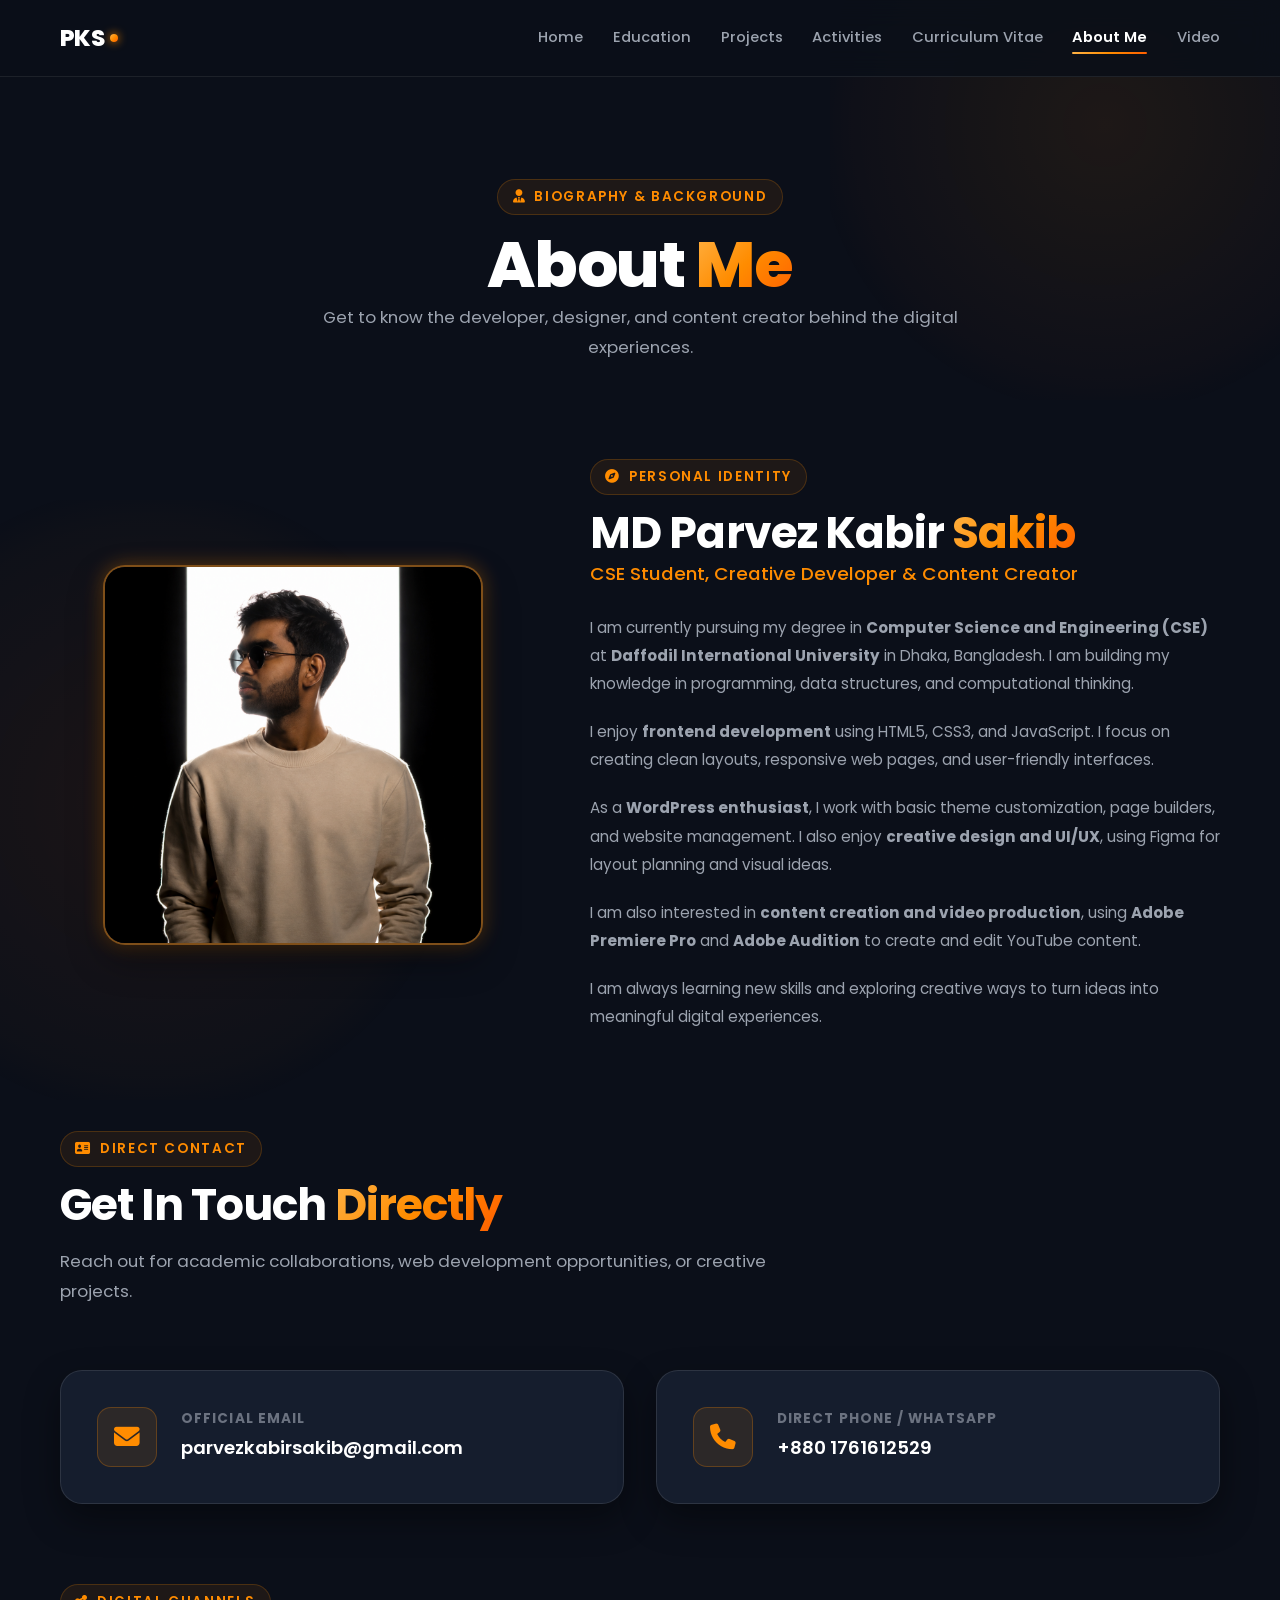
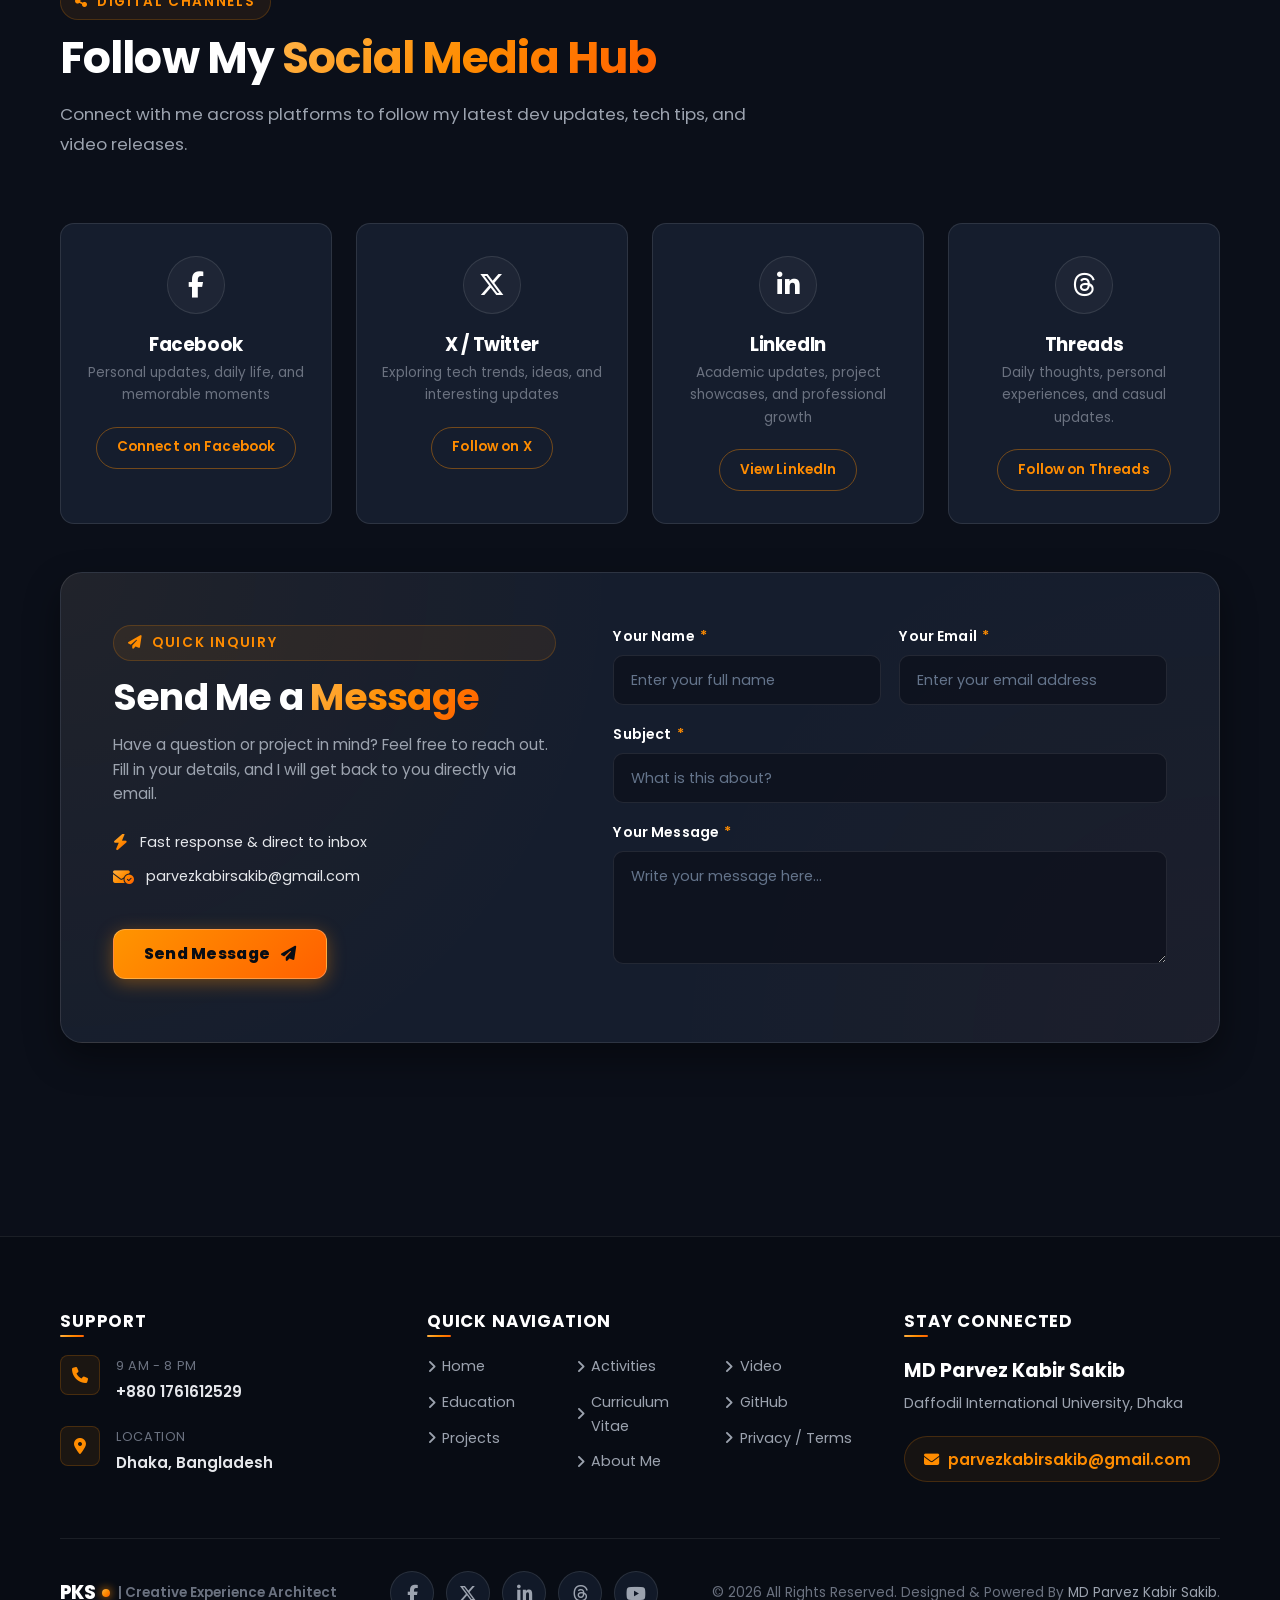
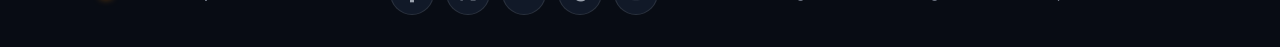
<file: about.html>
<!DOCTYPE html>
<html lang="en">

<head>
  <meta charset="UTF-8">
  <meta name="viewport" content="width=device-width, initial-scale=1.0">
  <meta name="description"
    content="About MD Parvez Kabir Sakib - CSE student, frontend developer, WordPress specialist, and content creator based in Dhaka, Bangladesh.">
  <meta name="author" content="MD Parvez Kabir Sakib">
  <meta name="theme-color" content="#0b0f19">
  <title>About Me | MD Parvez Kabir Sakib</title>

  <!-- Favicon / Brand Logo -->
  <link rel="icon" type="image/png"
    href="[data-uri]">
  <link rel="icon" type="image/svg+xml" href="assets/images/favicon.svg?v=2">
  <link rel="icon" type="image/png" href="assets/images/favicon.png?v=2">
  <link rel="shortcut icon" href="favicon.ico?v=2">
  <link rel="apple-touch-icon" href="assets/images/favicon.png?v=2">

  <!-- Google Font: Poppins -->
  <link rel="preconnect" href="https://fonts.googleapis.com">
  <link rel="preconnect" href="https://fonts.gstatic.com" crossorigin>
  <link href="https://fonts.googleapis.com/css2?family=Poppins:wght@300;400;500;600;700;800&display=swap"
    rel="stylesheet">

  <!-- Font Awesome Icons -->
  <link rel="stylesheet" href="https://cdnjs.cloudflare.com/ajax/libs/font-awesome/6.5.1/css/all.min.css">

  <!-- Master Stylesheet -->
  <link rel="stylesheet" href="css/style.css">
</head>

<body>

  <!-- GLOBAL NAVIGATION BAR -->
  <header class="site-header">
    <div class="container">
      <nav class="navbar" aria-label="Main Navigation">
        <a href="index.html" class="brand-logo" aria-label="MD Parvez Kabir Sakib Home">
          <span>PKS</span><span class="logo-dot"></span>
        </a>

        <button class="nav-toggle" aria-label="Toggle Navigation Menu" aria-expanded="false">
          <span></span>
          <span></span>
          <span></span>
        </button>

        <ul class="nav-menu">
          <li><a href="index.html" class="nav-link">Home</a></li>
          <li><a href="education.html" class="nav-link">Education</a></li>
          <li><a href="projects.html" class="nav-link">Projects</a></li>
          <li><a href="activities.html" class="nav-link">Activities</a></li>
          <li><a href="cv.html" class="nav-link">Curriculum Vitae</a></li>
          <li><a href="about.html" class="nav-link active">About Me</a></li>
          <li><a href="video.html" class="nav-link">Video</a></li>
        </ul>
      </nav>
    </div>
  </header>

  <main>
    <!-- PAGE HERO BANNER -->
    <section class="section" style="padding-bottom: 2rem;">
      <div class="container">
        <div class="section-header reveal-item reveal-down">
          <span class="section-label"><i class="fa-solid fa-user-tie"></i> Biography & Background</span>
          <h1>About <span class="text-gradient">Me</span></h1>
          <p>Get to know the developer, designer, and content creator behind the digital experiences.</p>
        </div>
      </div>
    </section>

    <!-- PROFILE STORY SECTION (2-COLUMN EDITORIAL) -->
    <section class="section" style="padding-top: 0;">
      <div class="container">

        <div class="about-hero-grid">
          <!-- Portrait Frame -->
          <div class="about-portrait-wrap reveal-item reveal-left">
            <div class="about-portrait-frame">
              <!-- PROFILE IMAGE: Replace assets/images/profile.jpg with your portrait photo -->
              <img src="assets/images/profile.jpg" alt="Portrait of MD Parvez Kabir Sakib" loading="eager">
            </div>
          </div>

          <!-- Story Narrative Content -->
          <div class="about-story-content reveal-item reveal-right">
            <span class="section-label"><i class="fa-solid fa-compass"></i> Personal Identity</span>
            <h2>MD Parvez Kabir <span class="text-gradient">Sakib</span></h2>
            <div class="about-lead">CSE Student, Creative Developer & Content Creator</div>

            <div class="about-body-text">
              <p>
              <p>
                I am currently pursuing my degree in <strong>Computer Science and Engineering (CSE)</strong> at
                <strong>Daffodil International University</strong> in Dhaka, Bangladesh. I am building my knowledge
                in programming, data structures, and computational thinking.
              </p>

              <p>
                I enjoy <strong>frontend development</strong> using HTML5, CSS3, and JavaScript. I focus on
                creating clean layouts, responsive web pages, and user-friendly interfaces.
              </p>

              <p>
                As a <strong>WordPress enthusiast</strong>, I work with basic theme customization, page builders,
                and website management. I also enjoy <strong>creative design and UI/UX</strong>, using Figma
                for layout planning and visual ideas.
              </p>

              <p>
                I am also interested in <strong>content creation and video production</strong>, using
                <strong>Adobe Premiere Pro</strong> and <strong>Adobe Audition</strong> to create and edit
                YouTube content.
              </p>

              <p>
                I am always learning new skills and exploring creative ways to turn ideas into meaningful
                digital experiences.
              </p>
              </p>
            </div>
          </div>
        </div>

        <!-- DIRECT CONTACT INFORMATION HUB (CLICKABLE MAILTO & TEL) -->
        <div id="contact" style="margin-bottom: 5rem;">
          <div class="section-header text-left reveal-item reveal-up">
            <span class="section-label"><i class="fa-solid fa-address-card"></i> Direct Contact</span>
            <h2>Get In Touch <span class="text-gradient">Directly</span></h2>
            <p>Reach out for academic collaborations, web development opportunities, or creative projects.</p>
          </div>

          <div class="contact-hub-grid">
            <!-- Email Card -->
            <div class="contact-card-interactive reveal-item reveal-scale delay-1">
              <div class="contact-card-icon">
                <i class="fa-solid fa-envelope"></i>
              </div>
              <div class="contact-card-info">
                <h4>Official Email</h4>
                <a href="mailto:parvezkabirsakib@gmail.com">parvezkabirsakib@gmail.com</a>
              </div>
            </div>

            <!-- Phone Card -->
            <div class="contact-card-interactive reveal-item reveal-scale delay-2">
              <div class="contact-card-icon">
                <i class="fa-solid fa-phone"></i>
              </div>
              <div class="contact-card-info">
                <h4>Direct Phone / WhatsApp</h4>
                <a href="tel:+8801761612529">+880 1761612529</a>
              </div>
            </div>
          </div>
        </div>

        <!-- SOCIAL MEDIA HUB (4 PLATFORMS) -->
        <div style="margin-bottom: 3rem;">
          <div class="section-header text-left reveal-item reveal-up">
            <span class="section-label"><i class="fa-solid fa-share-nodes"></i> Digital Channels</span>
            <h2>Follow My <span class="text-gradient">Social Media Hub</span></h2>
            <p>Connect with me across platforms to follow my latest dev updates, tech tips, and video releases.</p>
          </div>

          <div class="social-hub-grid">
            <!-- 1. Facebook -->
            <a href="https://www.facebook.com/parvezkabirsakib/" target="_blank" rel="noopener noreferrer"
              class="social-hub-card reveal-item reveal-up delay-1">
              <div class="social-hub-icon">
                <i class="fa-brands fa-facebook-f"></i>
              </div>
              <h3 class="social-hub-name">Facebook</h3>
              <div class="social-hub-desc">Personal updates, daily life, and memorable moments</div>
              <span class="btn btn-outline btn-sm">Connect on Facebook</span>
            </a>

            <!-- 2. X (Twitter) -->
            <a href="https://x.com/ParvezKabir03" target="_blank" rel="noopener noreferrer"
              class="social-hub-card reveal-item reveal-up delay-2">
              <div class="social-hub-icon">
                <i class="fa-brands fa-x-twitter"></i>
              </div>
              <h3 class="social-hub-name">X / Twitter</h3>
              <div class="social-hub-desc">Exploring tech trends, ideas, and interesting updates</div>
              <span class="btn btn-outline btn-sm">Follow on X</span>
            </a>

            <!-- 3. LinkedIn -->
            <a href="https://www.linkedin.com/in/parvez-kabir-sakib-220777326/" target="_blank"
              rel="noopener noreferrer" class="social-hub-card reveal-item reveal-up delay-3">
              <div class="social-hub-icon">
                <i class="fa-brands fa-linkedin-in"></i>
              </div>
              <h3 class="social-hub-name">LinkedIn</h3>
              <div class="social-hub-desc">Academic updates, project showcases, and professional growth</div>
              <span class="btn btn-outline btn-sm">View LinkedIn</span>
            </a>

            <!-- 4. Threads -->
            <a href="https://www.threads.com/@parvezkabirsakib" target="_blank" rel="noopener noreferrer"
              class="social-hub-card reveal-item reveal-up delay-4">
              <div class="social-hub-icon">
                <i class="fa-brands fa-threads"></i>
              </div>
              <h3 class="social-hub-name">Threads</h3>
              <div class="social-hub-desc">Daily thoughts, personal experiences, and casual updates.</div>
              <span class="btn btn-outline btn-sm">Follow on Threads</span>
            </a>
          </div>
        </div>

        <!--
             SEND ME A MESSAGE (FULL-WIDTH TWO-COLUMN CONTACT SECTION-->
        <div id="contact-form-section" class="contact-form-section" style="margin-bottom: 5rem;">
          <div class="contact-form-card reveal-item reveal-up">
            <!-- Hidden iframe for instant native submission without page reload -->
            <iframe name="contact_submit_iframe" id="contact-submit-iframe" style="display:none; width:0; height:0; border:none;" title="submission frame"></iframe>

            <form id="portfolio-contact-form" class="portfolio-contact-form" action="https://formsubmit.co/parvezkabirsakib@gmail.com" method="POST" target="contact_submit_iframe">
              <!-- FormSubmit Configuration -->
              <input type="hidden" name="_captcha" value="false">
              <input type="hidden" name="_template" value="table">
              <input type="hidden" name="_subject" value="New Portfolio Message from MD Parvez Kabir Sakib Website">
              <input type="text" name="_honey" style="display:none">

              <!--LEFT COLUMN: Heading, Description & Send Message Button -->
              <div class="contact-left-col">
                <span class="section-label" style="display: inline-flex; margin-bottom: 0.85rem;">
                  <i class="fa-solid fa-paper-plane"></i> Quick Inquiry
                </span>
                <h2 class="contact-form-title">Send Me a <span class="text-gradient">Message</span></h2>
                <p class="contact-form-subtitle">Have a question or project in mind? Feel free to reach out. Fill in your details, and I will get back to you directly via email.</p>

                <!-- Value Props / Feature Highlights -->
                <div class="contact-perks-list">
                  <div class="contact-perk-item">
                    <i class="fa-solid fa-bolt text-gradient"></i>
                    <span>Fast response & direct to inbox</span>
                  </div>
                  <div class="contact-perk-item">
                    <i class="fa-solid fa-envelope-circle-check text-gradient"></i>
                    <span>parvezkabirsakib@gmail.com</span>
                  </div>
                </div>

                <!-- Status Alert Container -->
                <div id="form-status-alert" class="form-status-alert" style="display: none;" role="alert"></div>

                <!-- Eye-Catching Modern Send Message Button (Desktop) -->
                <div class="contact-btn-desktop-wrap">
                  <button type="submit" id="contact-submit-btn" class="btn-send-message">
                    <span class="btn-content">
                      <span class="btn-text">Send Message</span>
                      <i class="fa-solid fa-paper-plane btn-icon"></i>
                    </span>
                    <span class="btn-loading" style="display: none;">
                      <i class="fa-solid fa-circle-notch fa-spin"></i>
                      <span>Sending...</span>
                    </span>
                    <span class="btn-success-state" style="display: none;">
                      <i class="fa-solid fa-check"></i>
                      <span>Sent!</span>
                    </span>
                  </button>
                </div>
              </div>

              <!--RIGHT COLUMN: Name, Email, Subject & Message Inputs-->
              <div class="contact-right-col">
                <!-- Name & Email Side-by-Side -->
                <div class="form-row-two-col">
                  <div class="form-group">
                    <label for="contact-name" class="form-label">Your Name <span class="required-star">*</span></label>
                    <div class="input-wrapper">
                      <input type="text" id="contact-name" name="name" class="form-control" placeholder="Enter your full name" required autocomplete="name">
                    </div>
                  </div>

                  <div class="form-group">
                    <label for="contact-email" class="form-label">Your Email <span class="required-star">*</span></label>
                    <div class="input-wrapper">
                      <input type="email" id="contact-email" name="email" class="form-control" placeholder="Enter your email address" required autocomplete="email">
                    </div>
                  </div>
                </div>

                <!-- Subject Field -->
                <div class="form-group">
                  <label for="contact-subject" class="form-label">Subject <span class="required-star">*</span></label>
                  <div class="input-wrapper">
                    <input type="text" id="contact-subject" name="subject" class="form-control" placeholder="What is this about?" required>
                  </div>
                </div>

                <!-- Message Field -->
                <div class="form-group">
                  <label for="contact-message" class="form-label">Your Message <span class="required-star">*</span></label>
                  <div class="input-wrapper">
                    <textarea id="contact-message" name="message" class="form-control" rows="4" placeholder="Write your message here..." required></textarea>
                  </div>
                </div>

                <!-- Eye-Catching Modern Send Message Button (Mobile Fallback) -->
                <div class="contact-btn-mobile-wrap">
                  <button type="submit" id="contact-submit-btn-mobile" class="btn-send-message">
                    <span class="btn-content">
                      <span class="btn-text">Send Message</span>
                      <i class="fa-solid fa-paper-plane btn-icon"></i>
                    </span>
                    <span class="btn-loading" style="display: none;">
                      <i class="fa-solid fa-circle-notch fa-spin"></i>
                      <span>Sending...</span>
                    </span>
                    <span class="btn-success-state" style="display: none;">
                      <i class="fa-solid fa-check"></i>
                      <span>Sent!</span>
                    </span>
                  </button>
                </div>
              </div>
            </form>
          </div>
        </div>

      </div>
    </section>

    <!-- Terms / Privacy notice placeholder anchor for footer compliance -->
    <div id="terms" style="padding-top: 10px;"></div>
  </main>

  <!-- GLOBAL FOOTER-->
  <footer class="site-footer">
    <div class="container">
      <div class="footer-top-grid">

        <!-- COLUMN 01 — SUPPORT -->
        <div class="footer-col">
          <h4 class="footer-col-title">Support</h4>
          <div class="footer-contact-cards">
            <div class="footer-contact-item">
              <div class="footer-contact-icon">
                <i class="fa-solid fa-phone"></i>
              </div>
              <div class="footer-contact-text">
                <span>9 AM - 8 PM</span>
                <a href="tel:+8801761612529">+880 1761612529</a>
              </div>
            </div>

            <div class="footer-contact-item">
              <div class="footer-contact-icon">
                <i class="fa-solid fa-location-dot"></i>
              </div>
              <div class="footer-contact-text">
                <span>Location</span>
                <strong>Dhaka, Bangladesh</strong>
              </div>
            </div>
          </div>
        </div>

        <!-- COLUMN 02 — ABOUT ME / QUICK LINKS -->
        <div class="footer-col">
          <h4 class="footer-col-title">Quick Navigation</h4>
          <div class="footer-links-grid">
            <div class="footer-links-group">
              <a href="index.html" class="footer-link"><i class="fa-solid fa-angle-right"></i> Home</a>
              <a href="education.html" class="footer-link"><i class="fa-solid fa-angle-right"></i> Education</a>
              <a href="projects.html" class="footer-link"><i class="fa-solid fa-angle-right"></i> Projects</a>
            </div>
            <div class="footer-links-group">
              <a href="activities.html" class="footer-link"><i class="fa-solid fa-angle-right"></i> Activities</a>
              <a href="cv.html" class="footer-link"><i class="fa-solid fa-angle-right"></i> Curriculum Vitae</a>
              <a href="about.html" class="footer-link"><i class="fa-solid fa-angle-right"></i> About Me</a>
            </div>
            <div class="footer-links-group">
              <a href="video.html" class="footer-link"><i class="fa-solid fa-angle-right"></i> Video</a>
              <a href="https://github.com/parvezkabirsakib" target="_blank" rel="noopener noreferrer"
                class="footer-link"><i class="fa-solid fa-angle-right"></i> GitHub</a>
              <a href="about.html#terms" class="footer-link"><i class="fa-solid fa-angle-right"></i> Privacy / Terms</a>
            </div>
          </div>
        </div>

        <!-- COLUMN 03 — STAY CONNECTED -->
        <div class="footer-col">
          <h4 class="footer-col-title">Stay Connected</h4>
          <div class="footer-connected-block">
            <div class="footer-author-name">MD Parvez Kabir Sakib</div>
            <div class="footer-author-uni">Daffodil International University, Dhaka</div>
            <a href="mailto:parvezkabirsakib@gmail.com" class="footer-email-link">
              <i class="fa-solid fa-envelope"></i> parvezkabirsakib@gmail.com
            </a>
          </div>
        </div>

      </div>

      <!-- FOOTER BOTTOM -->
      <div class="footer-bottom">
        <div class="footer-badge-wrap">
          <span class="brand-logo" style="font-size: 1.15rem;">PKS<span class="logo-dot"></span></span>
          <span>| Creative Experience Architect</span>
        </div>

        <div class="footer-social-icons">
          <a href="https://www.facebook.com/parvezkabirsakib/" target="_blank" rel="noopener noreferrer"
            class="social-btn" aria-label="Facebook">
            <i class="fa-brands fa-facebook-f"></i>
          </a>
          <a href="https://x.com/ParvezKabir03" target="_blank" rel="noopener noreferrer" class="social-btn"
            aria-label="X (Twitter)">
            <i class="fa-brands fa-x-twitter"></i>
          </a>
          <a href="https://www.linkedin.com/in/parvez-kabir-sakib-220777326/" target="_blank" rel="noopener noreferrer"
            class="social-btn" aria-label="LinkedIn">
            <i class="fa-brands fa-linkedin-in"></i>
          </a>
          <a href="https://www.threads.com/@parvezkabirsakib" target="_blank" rel="noopener noreferrer"
            class="social-btn" aria-label="Threads">
            <i class="fa-brands fa-threads"></i>
          </a>
          <a href="https://www.youtube.com/@ojanarohoshoershondhane9243" target="_blank" rel="noopener noreferrer"
            class="social-btn" aria-label="YouTube">
            <i class="fa-brands fa-youtube"></i>
          </a>
        </div>

        <div class="footer-copyright">
          © 2026 All Rights Reserved. Designed & Powered By <span>MD Parvez Kabir Sakib</span>.
        </div>
      </div>
    </div>
  </footer>

  <script src="js/script.js" defer></script>
</body>

</html>
</file>
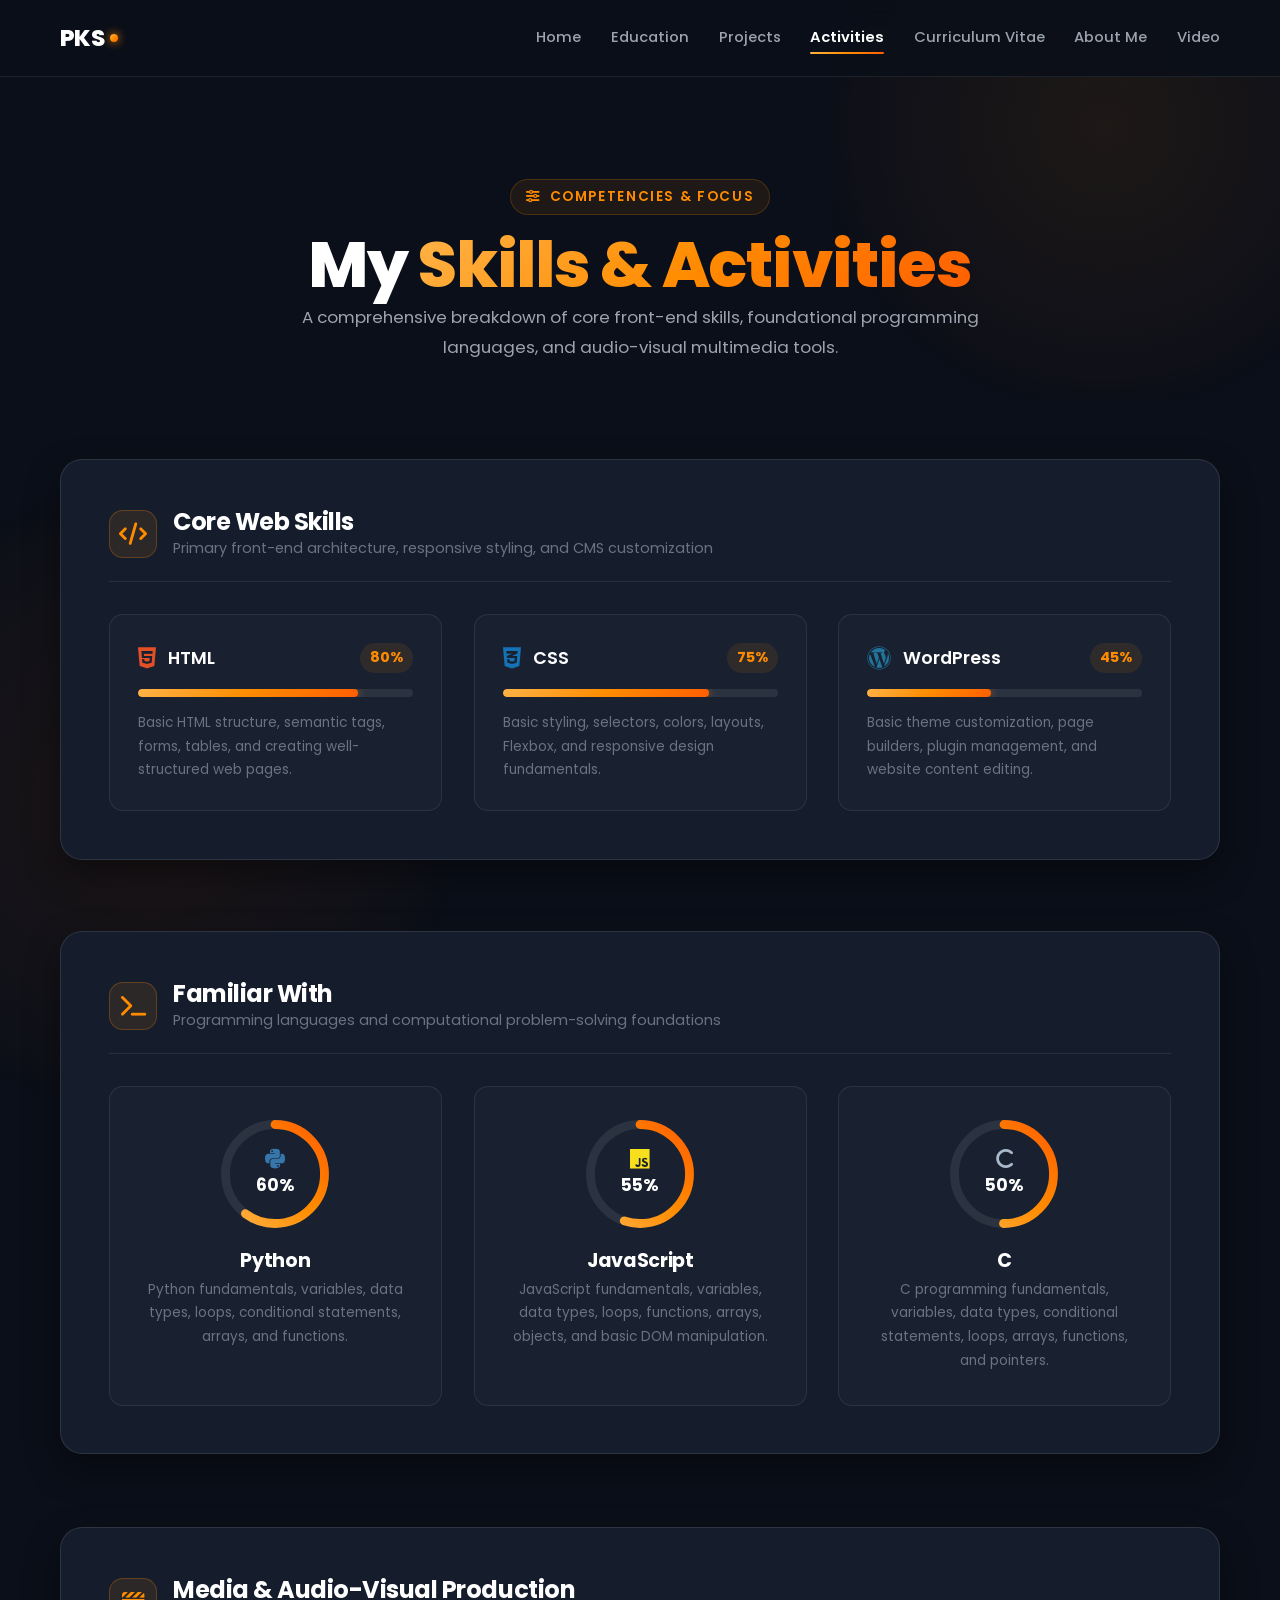
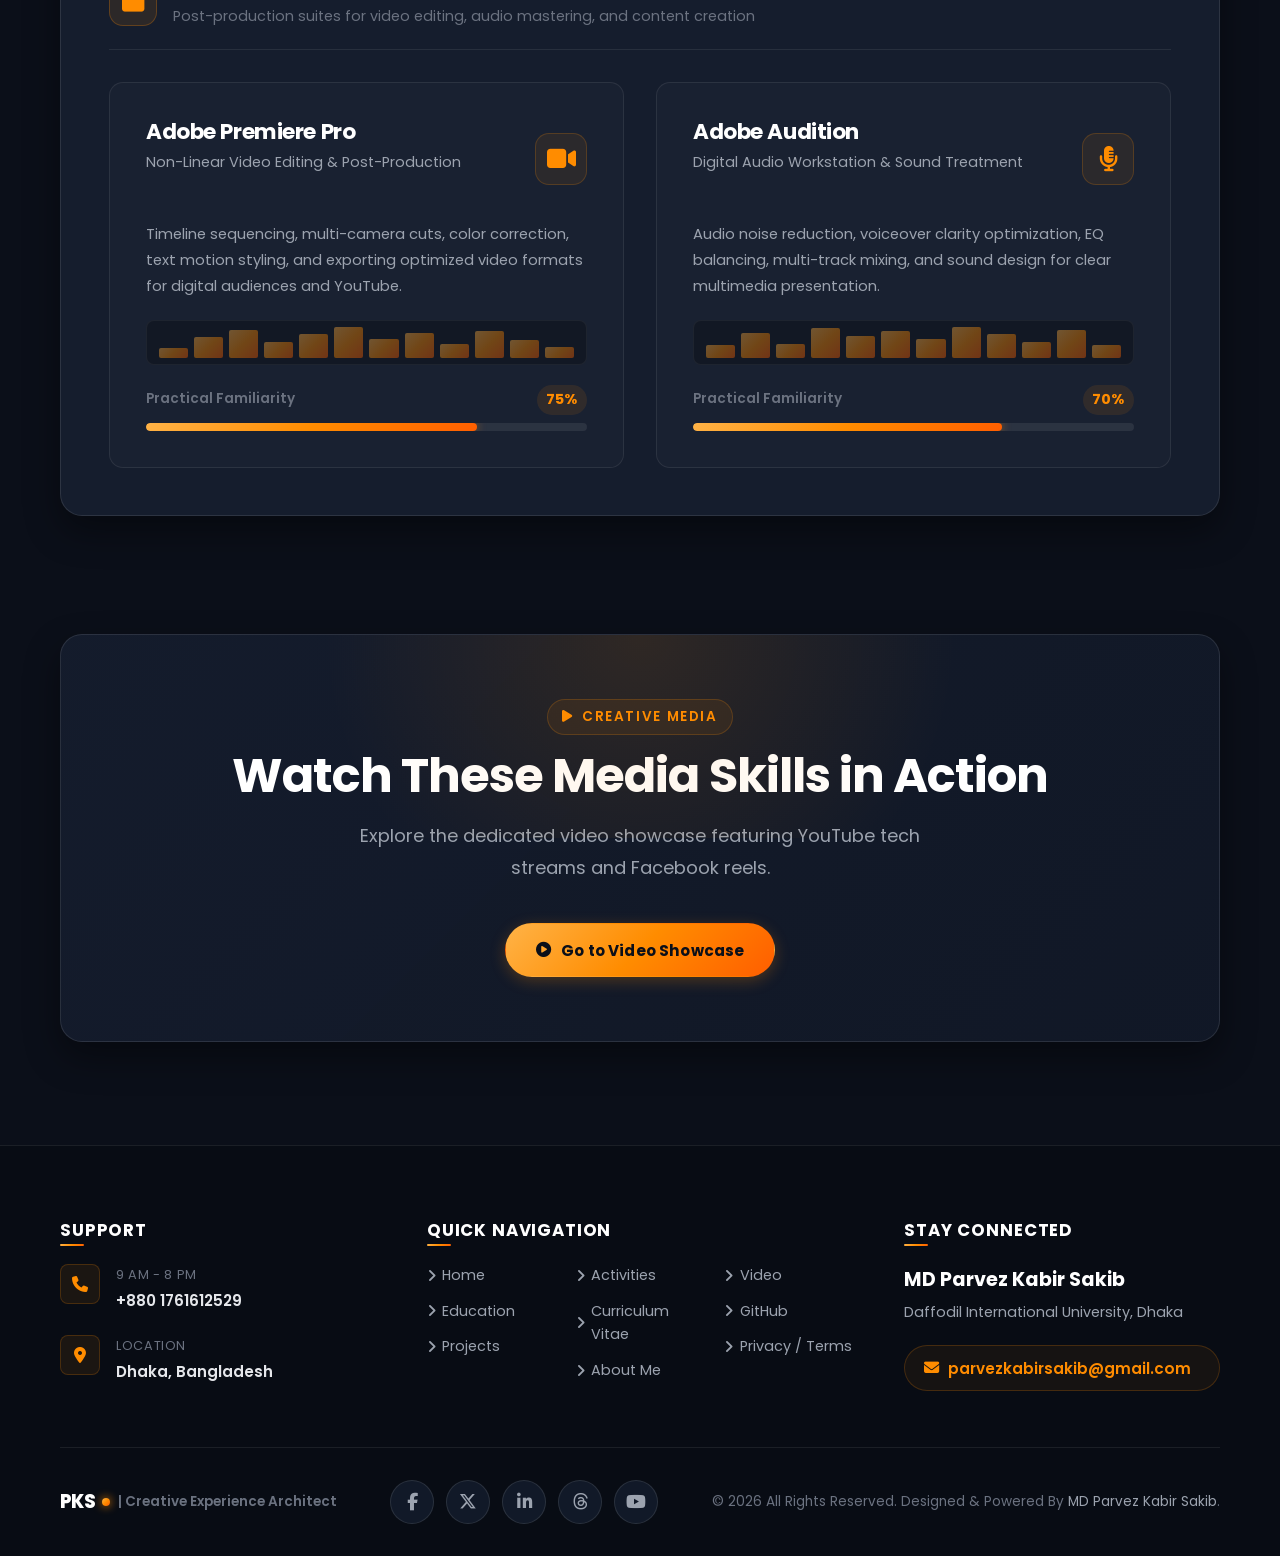
<file: activities.html>
<!DOCTYPE html>
<html lang="en">

<head>
  <meta charset="UTF-8">
  <meta name="viewport" content="width=device-width, initial-scale=1.0">
  <meta name="description"
    content="Technical skills, programming competencies, and audio-visual production activities of MD Parvez Kabir Sakib.">
  <meta name="author" content="MD Parvez Kabir Sakib">
  <meta name="theme-color" content="#0b0f19">
  <title>Skills & Activities | MD Parvez Kabir Sakib</title>

  <!-- Favicon / Brand Logo -->
  <link rel="icon" type="image/png"
    href="[data-uri]">
  <link rel="icon" type="image/svg+xml" href="assets/images/favicon.svg?v=2">
  <link rel="icon" type="image/png" href="assets/images/favicon.png?v=2">
  <link rel="shortcut icon" href="favicon.ico?v=2">
  <link rel="apple-touch-icon" href="assets/images/favicon.png?v=2">

  <!-- Google Font: Poppins -->
  <link rel="preconnect" href="https://fonts.googleapis.com">
  <link rel="preconnect" href="https://fonts.gstatic.com" crossorigin>
  <link href="https://fonts.googleapis.com/css2?family=Poppins:wght@300;400;500;600;700;800&display=swap"
    rel="stylesheet">

  <!-- Font Awesome Icons -->
  <link rel="stylesheet" href="https://cdnjs.cloudflare.com/ajax/libs/font-awesome/6.5.1/css/all.min.css">

  <!-- Master Stylesheet -->
  <link rel="stylesheet" href="css/style.css">
</head>

<body>

  <!-- SVG Gradient Definition for Circular Meters -->
  <svg width="0" height="0" style="position: absolute;">
    <defs>
      <linearGradient id="orangeGradient" x1="0%" y1="0%" x2="100%" y2="100%">
        <stop offset="0%" stop-color="#FFB347" />
        <stop offset="50%" stop-color="#FF8C00" />
        <stop offset="100%" stop-color="#FF5E00" />
      </linearGradient>
      <linearGradient id="blueGradient" x1="0%" y1="0%" x2="100%" y2="100%">
        <stop offset="0%" stop-color="#FFB347" />
        <stop offset="50%" stop-color="#FF8C00" />
        <stop offset="100%" stop-color="#FF5E00" />
      </linearGradient>
    </defs>
  </svg>

  <!-- GLOBAL NAVIGATION BAR-->
  <header class="site-header">
    <div class="container">
      <nav class="navbar" aria-label="Main Navigation">
        <a href="index.html" class="brand-logo" aria-label="MD Parvez Kabir Sakib Home">
          <span>PKS</span><span class="logo-dot"></span>
        </a>

        <button class="nav-toggle" aria-label="Toggle Navigation Menu" aria-expanded="false">
          <span></span>
          <span></span>
          <span></span>
        </button>

        <ul class="nav-menu">
          <li><a href="index.html" class="nav-link">Home</a></li>
          <li><a href="education.html" class="nav-link">Education</a></li>
          <li><a href="projects.html" class="nav-link">Projects</a></li>
          <li><a href="activities.html" class="nav-link active">Activities</a></li>
          <li><a href="cv.html" class="nav-link">Curriculum Vitae</a></li>
          <li><a href="about.html" class="nav-link">About Me</a></li>
          <li><a href="video.html" class="nav-link">Video</a></li>
        </ul>
      </nav>
    </div>
  </header>

  <main>
    <!-- PAGE HERO BANNER-->
    <section class="section" style="padding-bottom: 2rem;">
      <div class="container">
        <div class="section-header reveal-item reveal-down">
          <span class="section-label"><i class="fa-solid fa-sliders"></i> Competencies & Focus</span>
          <h1>My <span class="text-gradient">Skills & Activities</span></h1>
          <p>A comprehensive breakdown of core front-end skills, foundational programming languages, and audio-visual
            multimedia tools.</p>
        </div>
      </div>
    </section>

    <!--DISTINCT SKILL SECTIONS-->
    <section class="section" style="padding-top: 0;">
      <div class="container">
        <div class="skills-stack-wrapper">

          <!--SECTION 01: CORE WEB SKILLS (Animated Gradient Progress Bars)-->
          <div class="skill-category-block reveal-item reveal-up">
            <div class="skill-category-header">
              <div class="skill-cat-icon">
                <i class="fa-solid fa-code"></i>
              </div>
              <div>
                <h2 class="skill-cat-title">Core Web Skills</h2>
                <div class="skill-cat-subtitle">
                  <!-- Note for user: Edit data-percentage in HTML below to adjust your proficiency -->
                  Primary front-end architecture, responsive styling, and CMS customization
                </div>
              </div>
            </div>

            <div class="core-skills-grid">
              <!-- Skill: HTML -->
              <div class="core-skill-card reveal-item reveal-scale delay-1">
                <div class="skill-item-header">
                  <div class="skill-name-wrap">
                    <i class="fa-brands fa-html5 skill-icon-mini" style="color: #e34f26;"></i>
                    <span class="skill-name">HTML</span>
                  </div>
                  <!-- EDITABLE PERCENTAGE: Change data-percentage attribute and label text -->
                  <span class="skill-percentage-badge">80%</span>
                </div>
                <div class="progress-track">
                  <div class="progress-fill" data-percentage="80"></div>
                </div>
                <p style="font-size: 0.85rem; margin-top: 0.85rem; color: var(--text-muted);">
                  Basic HTML structure, semantic tags, forms, tables, and creating well-structured web pages.
                </p>
              </div>

              <!-- Skill: CSS -->
              <div class="core-skill-card reveal-item reveal-scale delay-2">
                <div class="skill-item-header">
                  <div class="skill-name-wrap">
                    <i class="fa-brands fa-css3-alt skill-icon-mini" style="color: #1572b6;"></i>
                    <span class="skill-name">CSS</span>
                  </div>
                  <!-- EDITABLE PERCENTAGE -->
                  <span class="skill-percentage-badge">75%</span>
                </div>
                <div class="progress-track">
                  <div class="progress-fill" data-percentage="75"></div>
                </div>
                <p style="font-size: 0.85rem; margin-top: 0.85rem; color: var(--text-muted);">
                  Basic styling, selectors, colors, layouts, Flexbox, and responsive design fundamentals.
                </p>
              </div>

              <!-- Skill: WordPress -->
              <div class="core-skill-card reveal-item reveal-scale delay-3">
                <div class="skill-item-header">
                  <div class="skill-name-wrap">
                    <i class="fa-brands fa-wordpress skill-icon-mini" style="color: #21759b;"></i>
                    <span class="skill-name">WordPress</span>
                  </div>
                  <!-- EDITABLE PERCENTAGE -->
                  <span class="skill-percentage-badge">45%</span>
                </div>
                <div class="progress-track">
                  <div class="progress-fill" data-percentage="45"></div>
                </div>
                <p style="font-size: 0.85rem; margin-top: 0.85rem; color: var(--text-muted);">
                  Basic theme customization, page builders, plugin management, and website content editing.
                </p>
              </div>
            </div>
          </div>

          <!--SECTION 02: FAMILIAR WITH (Circular Meters & Programming)-->
          <div class="skill-category-block reveal-item reveal-up">
            <div class="skill-category-header">
              <div class="skill-cat-icon">
                <i class="fa-solid fa-terminal"></i>
              </div>
              <div>
                <h2 class="skill-cat-title">Familiar With</h2>
                <div class="skill-cat-subtitle">
                  <!-- Note for user: Edit data-percentage in HTML below to adjust your familiarity -->
                  Programming languages and computational problem-solving foundations
                </div>
              </div>
            </div>

            <div class="familiar-skills-grid">
              <!-- Language: Python -->
              <div class="familiar-skill-card reveal-item reveal-scale delay-1">
                <div class="circular-meter-wrapper">
                  <svg class="meter-svg" viewBox="0 0 100 100">
                    <circle class="meter-bg" cx="50" cy="50" r="45"></circle>
                    <!-- EDITABLE: Set data-percentage attribute to change circular meter fill -->
                    <circle class="meter-progress" data-percentage="60" cx="50" cy="50" r="45"></circle>
                  </svg>
                  <div class="meter-inner-content">
                    <i class="fa-brands fa-python" style="color: #3776ab; font-size: 1.4rem; margin-bottom: 2px;"></i>
                    <span class="meter-percentage">60%</span>
                  </div>
                </div>
                <h3 class="familiar-skill-name">Python</h3>
                <p class="familiar-skill-desc">Python fundamentals, variables, data types, loops, conditional
                  statements, arrays, and functions.</p>
              </div>

              <!-- Language: JavaScript -->
              <div class="familiar-skill-card reveal-item reveal-scale delay-2">
                <div class="circular-meter-wrapper">
                  <svg class="meter-svg" viewBox="0 0 100 100">
                    <circle class="meter-bg" cx="50" cy="50" r="45"></circle>
                    <!-- EDITABLE -->
                    <circle class="meter-progress" data-percentage="55" cx="50" cy="50" r="45"></circle>
                  </svg>
                  <div class="meter-inner-content">
                    <i class="fa-brands fa-js" style="color: #f7df1e; font-size: 1.4rem; margin-bottom: 2px;"></i>
                    <span class="meter-percentage">55%</span>
                  </div>
                </div>
                <h3 class="familiar-skill-name">JavaScript</h3>
                <p class="familiar-skill-desc">JavaScript fundamentals, variables, data types, loops, functions, arrays,
                  objects, and basic DOM manipulation.</p>
              </div>

              <!-- Language: C -->
              <div class="familiar-skill-card reveal-item reveal-scale delay-3">
                <div class="circular-meter-wrapper">
                  <svg class="meter-svg" viewBox="0 0 100 100">
                    <circle class="meter-bg" cx="50" cy="50" r="45"></circle>
                    <!-- EDITABLE -->
                    <circle class="meter-progress" data-percentage="50" cx="50" cy="50" r="45"></circle>
                  </svg>
                  <div class="meter-inner-content">
                    <i class="fa-solid fa-c" style="color: #a8b9cc; font-size: 1.4rem; margin-bottom: 2px;"></i>
                    <span class="meter-percentage">50%</span>
                  </div>
                </div>
                <h3 class="familiar-skill-name">C</h3>
                <p class="familiar-skill-desc">C programming fundamentals, variables, data types, conditional
                  statements, loops, arrays, functions, and pointers.</p>
              </div>
            </div>
          </div>

          <!--SECTION 03: MEDIA & AUDIO-VISUAL PRODUCTION-->
          <div class="skill-category-block reveal-item reveal-up">
            <div class="skill-category-header">
              <div class="skill-cat-icon">
                <i class="fa-solid fa-clapperboard"></i>
              </div>
              <div>
                <h2 class="skill-cat-title">Media & Audio-Visual Production</h2>
                <div class="skill-cat-subtitle">
                  <!-- Note for user: Edit data-percentage in HTML below to adjust your media tools level -->
                  Post-production suites for video editing, audio mastering, and content creation
                </div>
              </div>
            </div>

            <div class="media-skills-grid">
              <!-- Tool 1: Adobe Premiere Pro -->
              <div class="media-skill-card reveal-item reveal-left delay-1">
                <div class="media-card-top">
                  <div>
                    <h3 class="media-skill-title">Adobe Premiere Pro</h3>
                    <div class="media-skill-sub">Non-Linear Video Editing & Post-Production</div>
                  </div>
                  <div class="media-icon-badge">
                    <i class="fa-solid fa-video"></i>
                  </div>
                </div>

                <p style="font-size: 0.92rem; color: var(--text-secondary); margin-bottom: 1.25rem;">
                  Timeline sequencing, multi-camera cuts, color correction, text motion styling, and exporting optimized
                  video formats for digital audiences and YouTube.
                </p>

                <!-- Audio Waveform Visual Accent -->
                <div class="waveform-bars-wrap" aria-hidden="true">
                  <div class="waveform-bar" style="height: 30%;"></div>
                  <div class="waveform-bar" style="height: 65%;"></div>
                  <div class="waveform-bar" style="height: 90%;"></div>
                  <div class="waveform-bar" style="height: 50%;"></div>
                  <div class="waveform-bar" style="height: 75%;"></div>
                  <div class="waveform-bar" style="height: 100%;"></div>
                  <div class="waveform-bar" style="height: 60%;"></div>
                  <div class="waveform-bar" style="height: 80%;"></div>
                  <div class="waveform-bar" style="height: 45%;"></div>
                  <div class="waveform-bar" style="height: 85%;"></div>
                  <div class="waveform-bar" style="height: 55%;"></div>
                  <div class="waveform-bar" style="height: 35%;"></div>
                </div>

                <div class="skill-item-header" style="margin-bottom: 0.5rem;">
                  <span style="font-size: 0.85rem; font-weight: 600; color: var(--text-muted);">Practical
                    Familiarity</span>
                  <!-- EDITABLE PERCENTAGE -->
                  <span class="skill-percentage-badge">75%</span>
                </div>
                <div class="progress-track">
                  <div class="progress-fill" data-percentage="75"></div>
                </div>
              </div>

              <!-- Tool 2: Adobe Audition -->
              <div class="media-skill-card reveal-item reveal-right delay-2">
                <div class="media-card-top">
                  <div>
                    <h3 class="media-skill-title">Adobe Audition</h3>
                    <div class="media-skill-sub">Digital Audio Workstation & Sound Treatment</div>
                  </div>
                  <div class="media-icon-badge">
                    <i class="fa-solid fa-microphone-lines"></i>
                  </div>
                </div>

                <p style="font-size: 0.92rem; color: var(--text-secondary); margin-bottom: 1.25rem;">
                  Audio noise reduction, voiceover clarity optimization, EQ balancing, multi-track mixing, and sound
                  design for clear multimedia presentation.
                </p>

                <!-- Audio Waveform Visual Accent -->
                <div class="waveform-bars-wrap" aria-hidden="true">
                  <div class="waveform-bar" style="height: 40%;"></div>
                  <div class="waveform-bar" style="height: 80%;"></div>
                  <div class="waveform-bar" style="height: 45%;"></div>
                  <div class="waveform-bar" style="height: 95%;"></div>
                  <div class="waveform-bar" style="height: 70%;"></div>
                  <div class="waveform-bar" style="height: 85%;"></div>
                  <div class="waveform-bar" style="height: 60%;"></div>
                  <div class="waveform-bar" style="height: 100%;"></div>
                  <div class="waveform-bar" style="height: 75%;"></div>
                  <div class="waveform-bar" style="height: 50%;"></div>
                  <div class="waveform-bar" style="height: 90%;"></div>
                  <div class="waveform-bar" style="height: 40%;"></div>
                </div>

                <div class="skill-item-header" style="margin-bottom: 0.5rem;">
                  <span style="font-size: 0.85rem; font-weight: 600; color: var(--text-muted);">Practical
                    Familiarity</span>
                  <!-- EDITABLE PERCENTAGE -->
                  <span class="skill-percentage-badge">70%</span>
                </div>
                <div class="progress-track">
                  <div class="progress-fill" data-percentage="70"></div>
                </div>
              </div>
            </div>
          </div>

        </div>
      </div>
    </section>

    <!-- Call to action -->
    <section class="section" style="padding-top: 1rem;">
      <div class="container">
        <div class="cta-banner reveal-item reveal-scale">
          <span class="section-label"><i class="fa-solid fa-play"></i> Creative Media</span>
          <h2>Watch These Media Skills in Action</h2>
          <p>Explore the dedicated video showcase featuring YouTube tech streams and Facebook reels.</p>
          <a href="video.html" class="btn btn-primary">
            <i class="fa-solid fa-circle-play"></i> Go to Video Showcase
          </a>
        </div>
      </div>
    </section>
  </main>

  <!--GLOBAL FOOTER-->
  <footer class="site-footer">
    <div class="container">
      <div class="footer-top-grid">

        <!-- COLUMN 01 — SUPPORT -->
        <div class="footer-col">
          <h4 class="footer-col-title">Support</h4>
          <div class="footer-contact-cards">
            <div class="footer-contact-item">
              <div class="footer-contact-icon">
                <i class="fa-solid fa-phone"></i>
              </div>
              <div class="footer-contact-text">
                <span>9 AM - 8 PM</span>
                <a href="tel:+8801761612529">+880 1761612529</a>
              </div>
            </div>

            <div class="footer-contact-item">
              <div class="footer-contact-icon">
                <i class="fa-solid fa-location-dot"></i>
              </div>
              <div class="footer-contact-text">
                <span>Location</span>
                <strong>Dhaka, Bangladesh</strong>
              </div>
            </div>
          </div>
        </div>

        <!-- COLUMN 02 — ABOUT ME / QUICK LINKS -->
        <div class="footer-col">
          <h4 class="footer-col-title">Quick Navigation</h4>
          <div class="footer-links-grid">
            <div class="footer-links-group">
              <a href="index.html" class="footer-link"><i class="fa-solid fa-angle-right"></i> Home</a>
              <a href="education.html" class="footer-link"><i class="fa-solid fa-angle-right"></i> Education</a>
              <a href="projects.html" class="footer-link"><i class="fa-solid fa-angle-right"></i> Projects</a>
            </div>
            <div class="footer-links-group">
              <a href="activities.html" class="footer-link"><i class="fa-solid fa-angle-right"></i> Activities</a>
              <a href="cv.html" class="footer-link"><i class="fa-solid fa-angle-right"></i> Curriculum Vitae</a>
              <a href="about.html" class="footer-link"><i class="fa-solid fa-angle-right"></i> About Me</a>
            </div>
            <div class="footer-links-group">
              <a href="video.html" class="footer-link"><i class="fa-solid fa-angle-right"></i> Video</a>
              <a href="https://github.com/parvezkabirsakib" target="_blank" rel="noopener noreferrer"
                class="footer-link"><i class="fa-solid fa-angle-right"></i> GitHub</a>
              <a href="about.html#terms" class="footer-link"><i class="fa-solid fa-angle-right"></i> Privacy / Terms</a>
            </div>
          </div>
        </div>

        <!-- COLUMN 03 — STAY CONNECTED -->
        <div class="footer-col">
          <h4 class="footer-col-title">Stay Connected</h4>
          <div class="footer-connected-block">
            <div class="footer-author-name">MD Parvez Kabir Sakib</div>
            <div class="footer-author-uni">Daffodil International University, Dhaka</div>
            <a href="mailto:parvezkabirsakib@gmail.com" class="footer-email-link">
              <i class="fa-solid fa-envelope"></i> parvezkabirsakib@gmail.com
            </a>
          </div>
        </div>

      </div>

      <!-- FOOTER BOTTOM -->
      <div class="footer-bottom">
        <div class="footer-badge-wrap">
          <span class="brand-logo" style="font-size: 1.15rem;">PKS<span class="logo-dot"></span></span>
          <span>| Creative Experience Architect</span>
        </div>

        <div class="footer-social-icons">
          <a href="https://www.facebook.com/parvezkabirsakib/" target="_blank" rel="noopener noreferrer"
            class="social-btn" aria-label="Facebook">
            <i class="fa-brands fa-facebook-f"></i>
          </a>
          <a href="https://x.com/ParvezKabir03" target="_blank" rel="noopener noreferrer" class="social-btn"
            aria-label="X (Twitter)">
            <i class="fa-brands fa-x-twitter"></i>
          </a>
          <a href="https://www.linkedin.com/in/parvez-kabir-sakib-220777326/" target="_blank" rel="noopener noreferrer"
            class="social-btn" aria-label="LinkedIn">
            <i class="fa-brands fa-linkedin-in"></i>
          </a>
          <a href="https://www.threads.com/@parvezkabirsakib" target="_blank" rel="noopener noreferrer"
            class="social-btn" aria-label="Threads">
            <i class="fa-brands fa-threads"></i>
          </a>
          <a href="https://www.youtube.com/@ojanarohoshoershondhane9243" target="_blank" rel="noopener noreferrer"
            class="social-btn" aria-label="YouTube">
            <i class="fa-brands fa-youtube"></i>
          </a>
        </div>

        <div class="footer-copyright">
          © 2026 All Rights Reserved. Designed & Powered By <span>MD Parvez Kabir Sakib</span>.
        </div>
      </div>
    </div>
  </footer>

  <script src="js/script.js" defer></script>
</body>

</html>
</file>
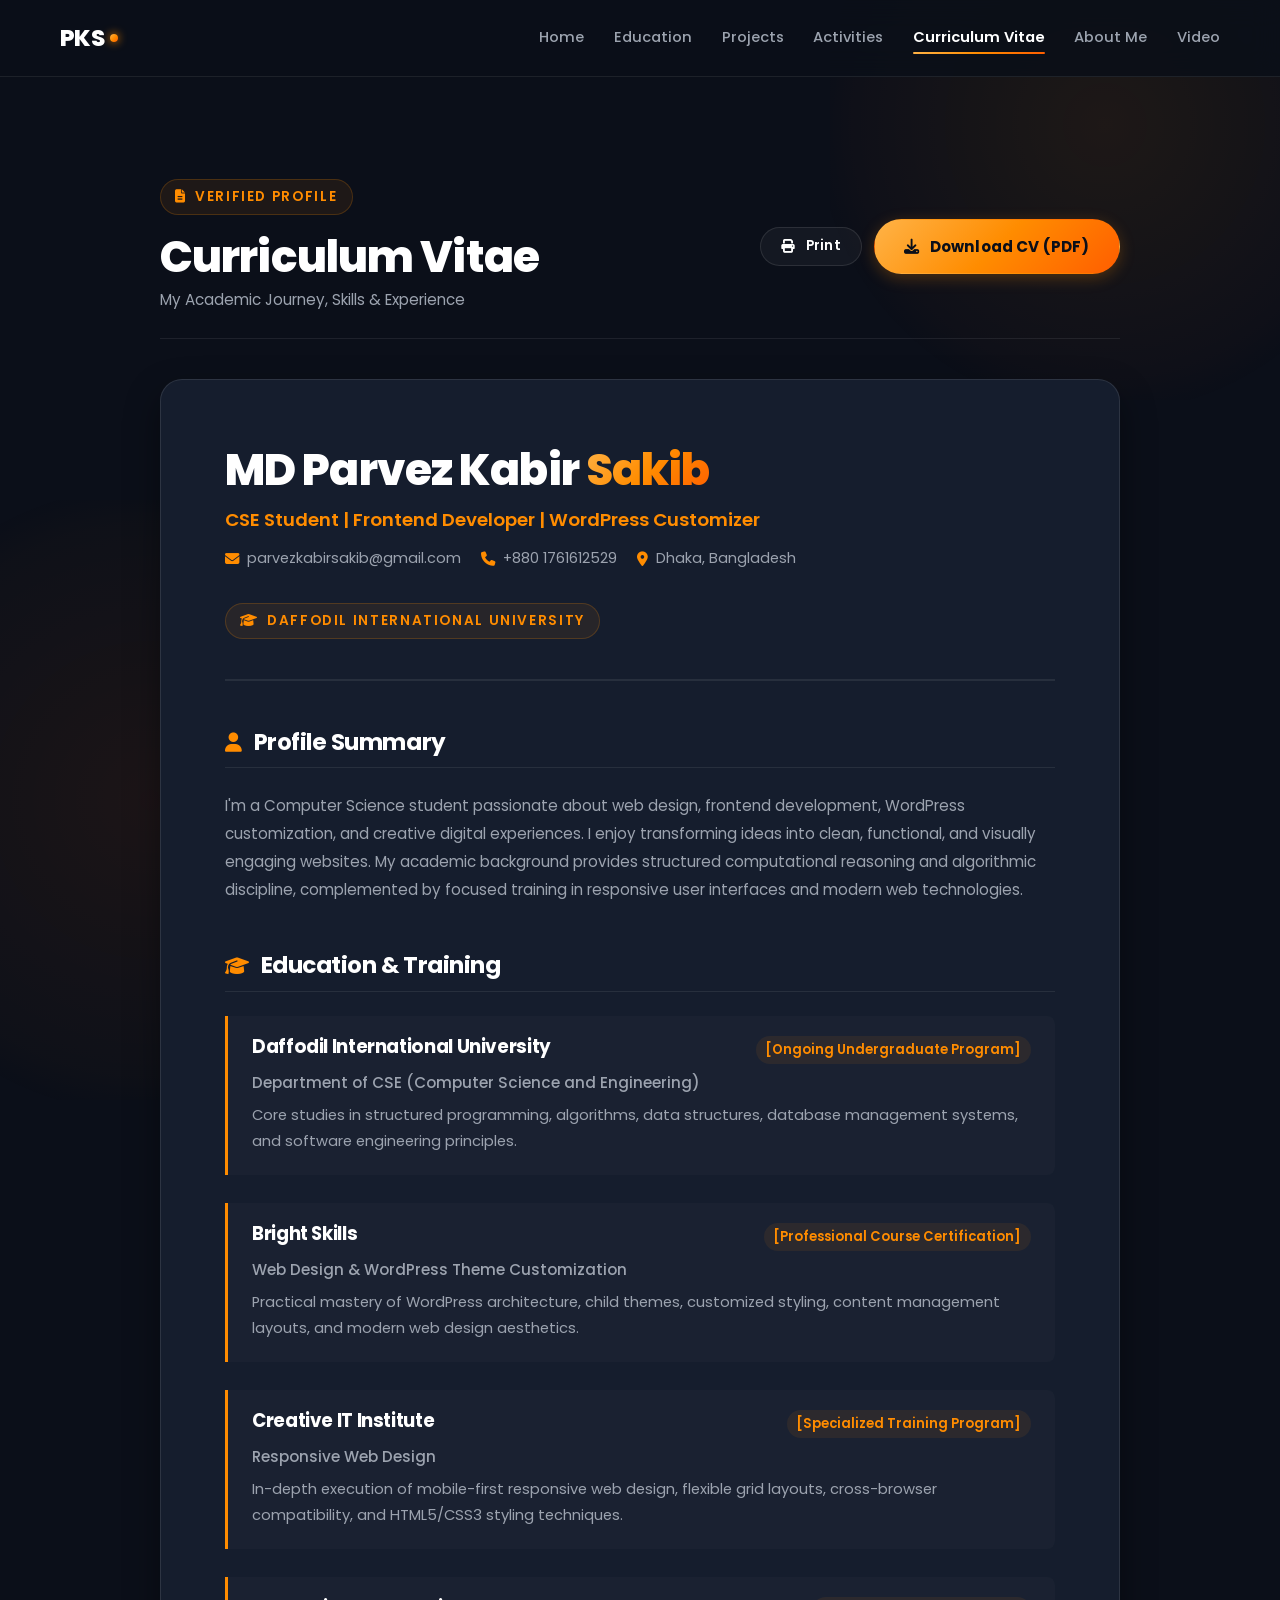
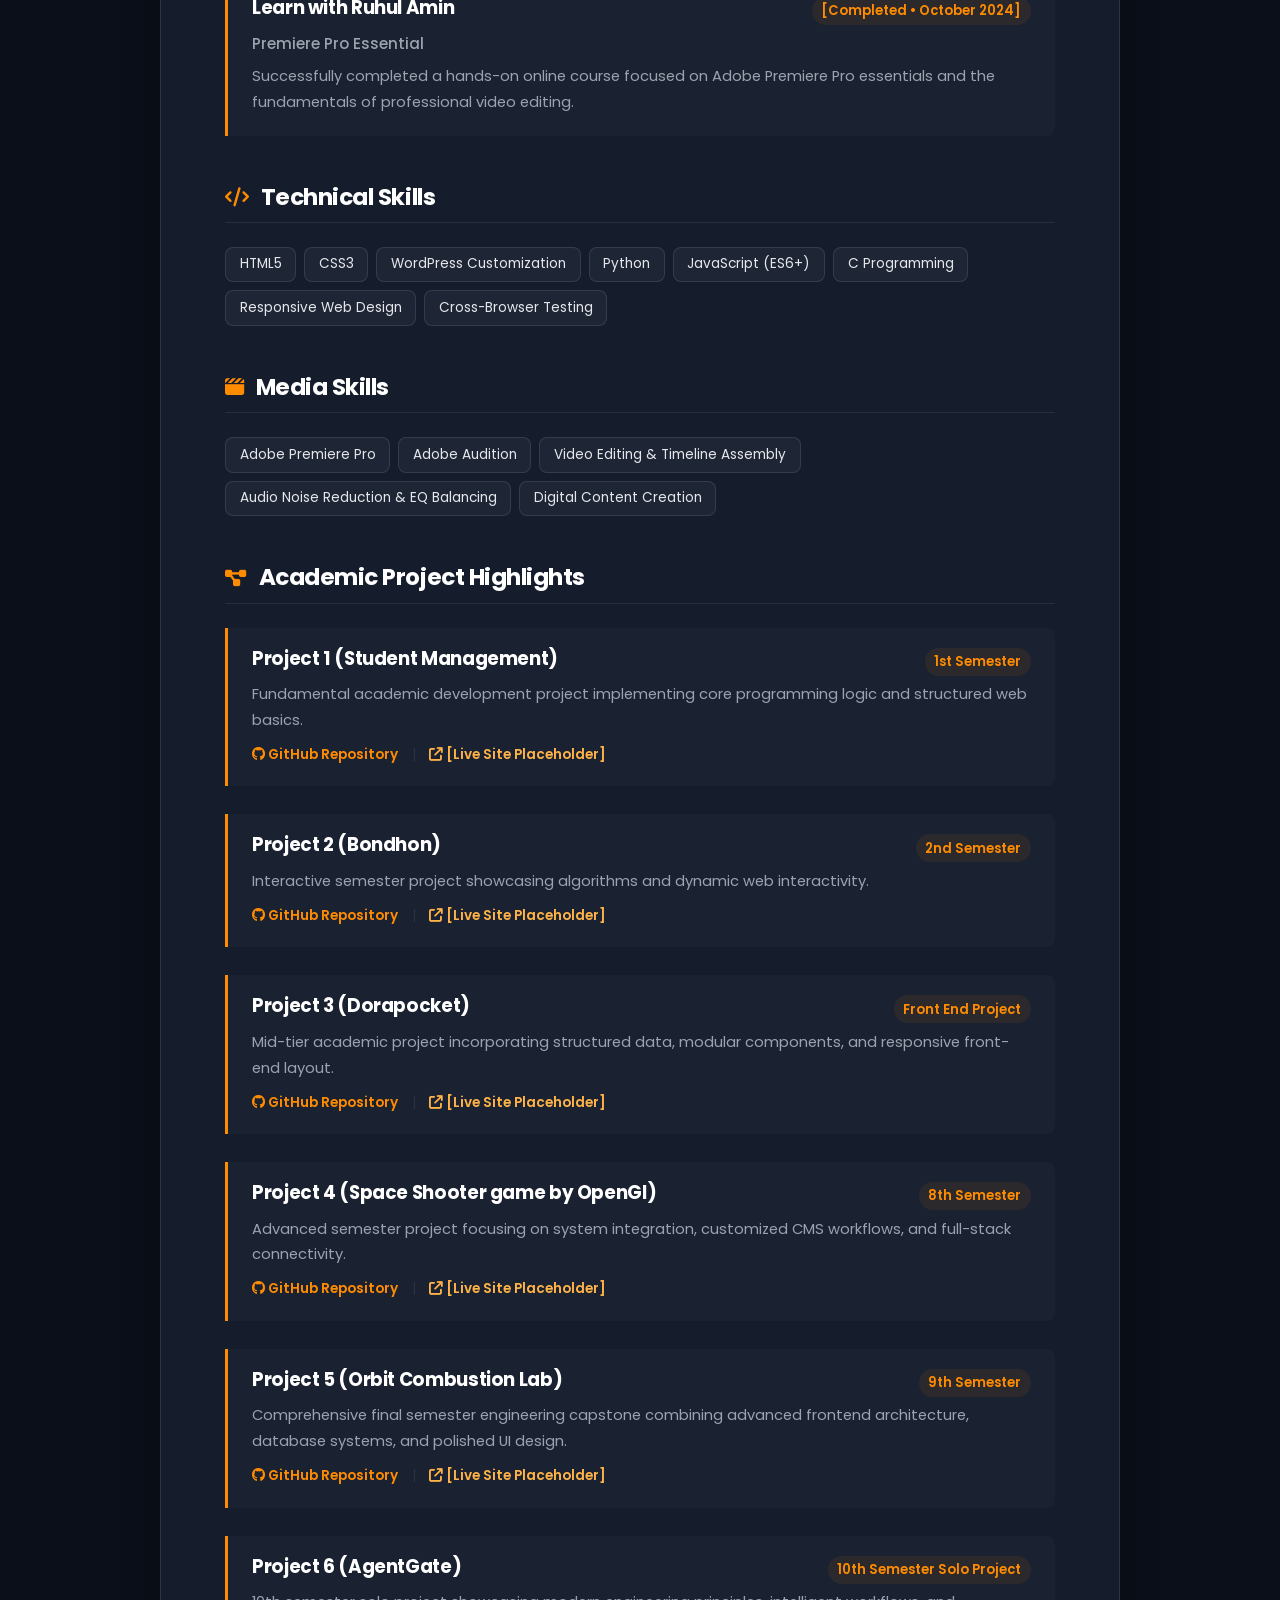
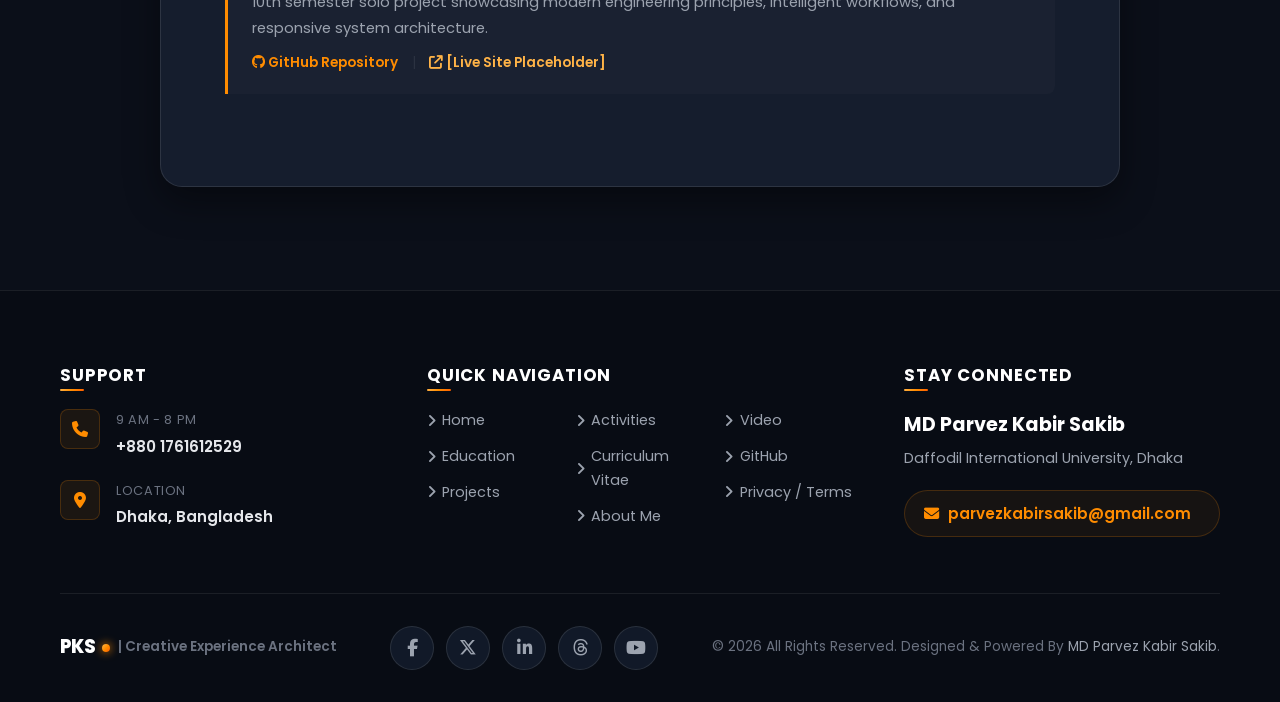
<file: cv.html>
<!DOCTYPE html>
<html lang="en">

<head>
  <meta charset="UTF-8">
  <meta name="viewport" content="width=device-width, initial-scale=1.0">
  <meta name="description"
    content="Curriculum Vitae of MD Parvez Kabir Sakib - Computer Science Student, Web Designer, and Frontend Developer.">
  <meta name="author" content="MD Parvez Kabir Sakib">
  <meta name="theme-color" content="#0b0f19">
  <title>Curriculum Vitae | MD Parvez Kabir Sakib</title>

  <!-- Favicon / Brand Logo -->
  <link rel="icon" type="image/png" href="[data-uri]">
  <link rel="icon" type="image/svg+xml" href="assets/images/favicon.svg?v=2">
  <link rel="icon" type="image/png" href="assets/images/favicon.png?v=2">
  <link rel="shortcut icon" href="favicon.ico?v=2">
  <link rel="apple-touch-icon" href="assets/images/favicon.png?v=2">

  <!-- Google Font: Poppins -->
  <link rel="preconnect" href="https://fonts.googleapis.com">
  <link rel="preconnect" href="https://fonts.gstatic.com" crossorigin>
  <link href="https://fonts.googleapis.com/css2?family=Poppins:wght@300;400;500;600;700;800&display=swap"
    rel="stylesheet">

  <!-- Font Awesome Icons -->
  <link rel="stylesheet" href="https://cdnjs.cloudflare.com/ajax/libs/font-awesome/6.5.1/css/all.min.css">

  <!-- Master Stylesheet -->
  <link rel="stylesheet" href="css/style.css">
</head>

<body>

  <!--NAVIGATION BAR-->
  <header class="site-header">
    <div class="container">
      <nav class="navbar" aria-label="Main Navigation">
        <a href="index.html" class="brand-logo" aria-label="MD Parvez Kabir Sakib Home">
          <span>PKS</span><span class="logo-dot"></span>
        </a>

        <button class="nav-toggle" aria-label="Toggle Navigation Menu" aria-expanded="false">
          <span></span>
          <span></span>
          <span></span>
        </button>

        <ul class="nav-menu">
          <li><a href="index.html" class="nav-link">Home</a></li>
          <li><a href="education.html" class="nav-link">Education</a></li>
          <li><a href="projects.html" class="nav-link">Projects</a></li>
          <li><a href="activities.html" class="nav-link">Activities</a></li>
          <li><a href="cv.html" class="nav-link active">Curriculum Vitae</a></li>
          <li><a href="about.html" class="nav-link">About Me</a></li>
          <li><a href="video.html" class="nav-link">Video</a></li>
        </ul>
      </nav>
    </div>
  </header>

  <main>
    <section class="section">
      <div class="container">

        <div class="cv-wrapper">
          <!-- Page Action Bar: Title, Subtitle & Download Button -->
          <div class="cv-action-bar reveal-item reveal-down">
            <div>
              <span class="section-label"><i class="fa-solid fa-file-lines"></i> Verified Profile</span>
              <h1 style="font-size: clamp(2rem, 3.5vw, 2.75rem); margin-top: 0.25rem;">Curriculum Vitae</h1>
              <p style="color: var(--text-secondary); margin-top: 0.25rem;">My Academic Journey, Skills & Experience</p>
            </div>

            <div style="display: flex; gap: 0.75rem; align-items: center; flex-wrap: wrap;">
              <button onclick="window.print()" class="btn btn-secondary btn-sm" aria-label="Print CV">
                <i class="fa-solid fa-print"></i> Print
              </button>
              <a href="assets/documents/CV.pdf" download="MD_Parvez_Kabir_Sakib_CV.pdf" class="btn btn-primary"
                aria-label="Download CV as PDF">
                <i class="fa-solid fa-download"></i> Download CV (PDF)
              </a>
            </div>
          </div>

          <!-- Document Container -->
          <article class="cv-document reveal-item reveal-up">

            <!-- Document Header -->
            <div class="cv-header-block">
              <div class="cv-header-left">
                <h1>MD Parvez Kabir <span class="text-gradient">Sakib</span></h1>
                <div class="cv-role-subtitle">CSE Student | Frontend Developer | WordPress Customizer</div>
                <div class="cv-header-contact-list">
                  <span class="cv-contact-item">
                    <i class="fa-solid fa-envelope"></i>
                    <a href="mailto:parvezkabirsakib@gmail.com" style="color: inherit;">parvezkabirsakib@gmail.com</a>
                  </span>
                  <span class="cv-contact-item">
                    <i class="fa-solid fa-phone"></i>
                    <a href="tel:+8801761612529" style="color: inherit;">+880 1761612529</a>
                  </span>
                  <span class="cv-contact-item">
                    <i class="fa-solid fa-location-dot"></i> Dhaka, Bangladesh
                  </span>
                </div>
              </div>

              <div>
                <span class="section-label" style="margin-bottom: 0;">
                  <i class="fa-solid fa-graduation-cap"></i> Daffodil International University
                </span>
              </div>
            </div>

            <!-- SECTION 01: Profile Summary -->
            <section class="cv-section">
              <h2 class="cv-section-title">
                <i class="fa-solid fa-user"></i> Profile Summary
              </h2>
              <p style="line-height: 1.85;">
                I'm a Computer Science student passionate about web design, frontend development, WordPress
                customization, and creative digital experiences. I enjoy transforming ideas into clean, functional, and
                visually engaging websites. My academic background provides structured computational reasoning and
                algorithmic discipline, complemented by focused training in responsive user interfaces and modern web
                technologies.
              </p>
            </section>

            <!-- SECTION 02: Education & Training -->
            <section class="cv-section">
              <h2 class="cv-section-title">
                <i class="fa-solid fa-graduation-cap"></i> Education & Training
              </h2>

              <!-- Entry 1 -->
              <div class="cv-entry-card">
                <div class="cv-entry-header">
                  <h3 class="cv-entry-title">Daffodil International University</h3>
                  <!-- EDITABLE: Date placeholder -->
                  <span class="cv-entry-date">[Ongoing Undergraduate Program]</span>
                </div>
                <div class="cv-entry-sub">Department of CSE (Computer Science and Engineering)</div>
                <p style="font-size: 0.92rem; color: var(--text-secondary);">
                  Core studies in structured programming, algorithms, data structures, database management systems, and
                  software engineering principles.
                </p>
              </div>

              <!-- Entry 2 -->
              <div class="cv-entry-card">
                <div class="cv-entry-header">
                  <h3 class="cv-entry-title">Bright Skills</h3>
                  <!-- EDITABLE: Date placeholder -->
                  <span class="cv-entry-date">[Professional Course Certification]</span>
                </div>
                <div class="cv-entry-sub">Web Design & WordPress Theme Customization</div>
                <p style="font-size: 0.92rem; color: var(--text-secondary);">
                  Practical mastery of WordPress architecture, child themes, customized styling, content management
                  layouts, and modern web design aesthetics.
                </p>
              </div>

              <!-- Entry 3 -->
              <div class="cv-entry-card">
                <div class="cv-entry-header">
                  <h3 class="cv-entry-title">Creative IT Institute</h3>
                  <!-- EDITABLE: Date placeholder -->
                  <span class="cv-entry-date">[Specialized Training Program]</span>
                </div>
                <div class="cv-entry-sub">Responsive Web Design</div>
                <p style="font-size: 0.92rem; color: var(--text-secondary);">
                  In-depth execution of mobile-first responsive web design, flexible grid layouts, cross-browser
                  compatibility, and HTML5/CSS3 styling techniques.
                </p>
              </div>

              <!-- Entry 4 -->
              <div class="cv-entry-card">
                <div class="cv-entry-header">
                  <h3 class="cv-entry-title">Learn with Ruhul Amin</h3>
                  <!-- EDITABLE: Date placeholder -->
                  <span class="cv-entry-date">[Completed &bull; October 2024]</span>
                </div>
                <div class="cv-entry-sub">Premiere Pro Essential</div>
                <p style="font-size: 0.92rem; color: var(--text-secondary);">
                  Successfully completed a hands-on online course focused on Adobe Premiere Pro essentials and the
                  fundamentals of professional video editing.
                </p>
              </div>
            </section>

            <!-- SECTION 03: Technical Skills -->
            <section class="cv-section">
              <h2 class="cv-section-title">
                <i class="fa-solid fa-code"></i> Technical Skills
              </h2>
              <div class="cv-tag-cloud">
                <span class="cv-tag">HTML5</span>
                <span class="cv-tag">CSS3</span>
                <span class="cv-tag">WordPress Customization</span>
                <span class="cv-tag">Python</span>
                <span class="cv-tag">JavaScript (ES6+)</span>
                <span class="cv-tag">C Programming</span>
                <span class="cv-tag">Responsive Web Design</span>
                <span class="cv-tag">Cross-Browser Testing</span>
              </div>
            </section>

            <!-- SECTION 04: Media Skills -->
            <section class="cv-section">
              <h2 class="cv-section-title">
                <i class="fa-solid fa-clapperboard"></i> Media Skills
              </h2>
              <div class="cv-tag-cloud">
                <span class="cv-tag">Adobe Premiere Pro</span>
                <span class="cv-tag">Adobe Audition</span>
                <span class="cv-tag">Video Editing & Timeline Assembly</span>
                <span class="cv-tag">Audio Noise Reduction & EQ Balancing</span>
                <span class="cv-tag">Digital Content Creation</span>
              </div>
            </section>

            <!-- SECTION 05: Project Highlights -->
            <section class="cv-section">
              <h2 class="cv-section-title">
                <i class="fa-solid fa-diagram-project"></i> Academic Project Highlights
              </h2>

              <!-- Project 1 -->
              <div class="cv-entry-card">
                <div class="cv-entry-header">
                  <h3 class="cv-entry-title">Project 1 (Student Management)</h3>
                  <span class="cv-entry-date">1st Semester</span>
                </div>
                <p style="font-size: 0.92rem; color: var(--text-secondary); margin-bottom: 0.65rem;">
                  Fundamental academic development project implementing core programming logic and structured web
                  basics.
                </p>
                <div style="display: flex; gap: 0.85rem; font-size: 0.85rem;">
                  <a href="https://github.com/parvezkabirsakib/TeamAdHoc" target="_blank" rel="noopener noreferrer"
                    style="color: var(--cyan-accent); font-weight: 600;">
                    <i class="fa-brands fa-github"></i> GitHub Repository
                  </a>
                  <span style="color: var(--border-subtle);">|</span>
                  <!-- EDITABLE URL -->
                  <a href="https://github.com/parvezkabirsakib/TeamAdHoc" target="_blank" rel="noopener noreferrer"
                    style="color: var(--blue-mid); font-weight: 600;">
                    <i class="fa-solid fa-arrow-up-right-from-square"></i> [Live Site Placeholder]
                  </a>
                </div>
              </div>

              <!-- Project 2 -->
              <div class="cv-entry-card">
                <div class="cv-entry-header">
                  <h3 class="cv-entry-title">Project 2 (Bondhon)</h3>
                  <span class="cv-entry-date">2nd Semester</span>
                </div>
                <p style="font-size: 0.92rem; color: var(--text-secondary); margin-bottom: 0.65rem;">
                  Interactive semester project showcasing algorithms and dynamic web interactivity.
                </p>
                <div style="display: flex; gap: 0.85rem; font-size: 0.85rem;">
                  <a href="https://github.com/parvezkabirsakib/Bondhon" target="_blank" rel="noopener noreferrer"
                    style="color: var(--cyan-accent); font-weight: 600;">
                    <i class="fa-brands fa-github"></i> GitHub Repository
                  </a>
                  <span style="color: var(--border-subtle);">|</span>
                  <!-- EDITABLE URL -->
                  <a href="https://sites.google.com/view/adhocbondhon/home?authuser=0" target="_blank"
                    rel="noopener noreferrer" style="color: var(--blue-mid); font-weight: 600;">
                    <i class="fa-solid fa-arrow-up-right-from-square"></i> [Live Site Placeholder]
                  </a>
                </div>
              </div>

              <!-- Project 3 -->
              <div class="cv-entry-card">
                <div class="cv-entry-header">
                  <h3 class="cv-entry-title">Project 3 (Dorapocket)</h3>
                  <span class="cv-entry-date">Front End Project</span>
                </div>
                <p style="font-size: 0.92rem; color: var(--text-secondary); margin-bottom: 0.65rem;">
                  Mid-tier academic project incorporating structured data, modular components, and responsive front-end
                  layout.
                </p>
                <div style="display: flex; gap: 0.85rem; font-size: 0.85rem;">
                  <a href="https://github.com/parvezkabirsakib/Front_End_Dorapocket_updated" target="_blank"
                    rel="noopener noreferrer" style="color: var(--cyan-accent); font-weight: 600;">
                    <i class="fa-brands fa-github"></i> GitHub Repository
                  </a>
                  <span style="color: var(--border-subtle);">|</span>
                  <!-- EDITABLE URL -->
                  <a href="https://parvezkabirsakib.github.io/Front_End_Dorapocket_updated/" target="_blank"
                    rel="noopener noreferrer" style="color: var(--blue-mid); font-weight: 600;">
                    <i class="fa-solid fa-arrow-up-right-from-square"></i> [Live Site Placeholder]
                  </a>
                </div>
              </div>

              <!-- Project 4 -->
              <div class="cv-entry-card">
                <div class="cv-entry-header">
                  <h3 class="cv-entry-title">Project 4 (Space Shooter game by OpenGl)</h3>
                  <span class="cv-entry-date">8th Semester</span>
                </div>
                <p style="font-size: 0.92rem; color: var(--text-secondary); margin-bottom: 0.65rem;">
                  Advanced semester project focusing on system integration, customized CMS workflows, and full-stack
                  connectivity.
                </p>
                <div style="display: flex; gap: 0.85rem; font-size: 0.85rem;">
                  <a href="https://github.com/parvezkabirsakib/Space_Shooter_opengl" target="_blank"
                    rel="noopener noreferrer" style="color: var(--cyan-accent); font-weight: 600;">
                    <i class="fa-brands fa-github"></i> GitHub Repository
                  </a>
                  <span style="color: var(--border-subtle);">|</span>
                  <!-- EDITABLE URL -->
                  <a href="https://github.com/parvezkabirsakib/Space_Shooter_opengl" target="_blank"
                    rel="noopener noreferrer" style="color: var(--blue-mid); font-weight: 600;">
                    <i class="fa-solid fa-arrow-up-right-from-square"></i> [Live Site Placeholder]
                  </a>
                </div>
              </div>

              <!-- Project 5 -->
              <div class="cv-entry-card">
                <div class="cv-entry-header">
                  <h3 class="cv-entry-title">Project 5 (Orbit Combustion Lab)</h3>
                  <span class="cv-entry-date">9th Semester</span>
                </div>
                <p style="font-size: 0.92rem; color: var(--text-secondary); margin-bottom: 0.65rem;">
                  Comprehensive final semester engineering capstone combining advanced frontend architecture, database
                  systems, and polished UI design.
                </p>
                <div style="display: flex; gap: 0.85rem; font-size: 0.85rem;">
                  <a href="https://github.com/parvezkabirsakib/Orbit_Combustion_Lab" target="_blank"
                    rel="noopener noreferrer" style="color: var(--cyan-accent); font-weight: 600;">
                    <i class="fa-brands fa-github"></i> GitHub Repository
                  </a>
                  <span style="color: var(--border-subtle);">|</span>
                  <!-- EDITABLE URL -->
                  <a href="https://parvezkabirsakib.github.io/Orbit_Combustion_Lab/" target="_blank"
                    rel="noopener noreferrer" style="color: var(--blue-mid); font-weight: 600;">
                    <i class="fa-solid fa-arrow-up-right-from-square"></i> [Live Site Placeholder]
                  </a>
                </div>
              </div>

              <!-- Project 6 -->
              <div class="cv-entry-card">
                <div class="cv-entry-header">
                  <h3 class="cv-entry-title">Project 6 (AgentGate)</h3>
                  <span class="cv-entry-date">10th Semester Solo Project</span>
                </div>
                <p style="font-size: 0.92rem; color: var(--text-secondary); margin-bottom: 0.65rem;">
                  10th semester solo project showcasing modern engineering principles, intelligent workflows, and
                  responsive system architecture.
                </p>
                <div style="display: flex; gap: 0.85rem; font-size: 0.85rem;">
                  <a href="https://github.com/parvezkabirsakib/AgentGate" target="_blank" rel="noopener noreferrer"
                    style="color: var(--cyan-accent); font-weight: 600;">
                    <i class="fa-brands fa-github"></i> GitHub Repository
                  </a>
                  <span style="color: var(--border-subtle);">|</span>
                  <!-- EDITABLE URL -->
                  <a href="https://github.com/parvezkabirsakib/AgentGate" target="_blank" rel="noopener noreferrer"
                    style="color: var(--blue-mid); font-weight: 600;">
                    <i class="fa-solid fa-arrow-up-right-from-square"></i> [Live Site Placeholder]
                  </a>
                </div>
              </div>
            </section>

          </article>
        </div>

      </div>
    </section>
  </main>

  <!--FOOTER-->
  <footer class="site-footer">
    <div class="container">
      <div class="footer-top-grid">

        <!-- COLUMN 01 — SUPPORT -->
        <div class="footer-col">
          <h4 class="footer-col-title">Support</h4>
          <div class="footer-contact-cards">
            <div class="footer-contact-item">
              <div class="footer-contact-icon">
                <i class="fa-solid fa-phone"></i>
              </div>
              <div class="footer-contact-text">
                <span>9 AM - 8 PM</span>
                <a href="tel:+8801761612529">+880 1761612529</a>
              </div>
            </div>

            <div class="footer-contact-item">
              <div class="footer-contact-icon">
                <i class="fa-solid fa-location-dot"></i>
              </div>
              <div class="footer-contact-text">
                <span>Location</span>
                <strong>Dhaka, Bangladesh</strong>
              </div>
            </div>
          </div>
        </div>

        <!-- COLUMN 02 — ABOUT ME / QUICK LINKS -->
        <div class="footer-col">
          <h4 class="footer-col-title">Quick Navigation</h4>
          <div class="footer-links-grid">
            <div class="footer-links-group">
              <a href="index.html" class="footer-link"><i class="fa-solid fa-angle-right"></i> Home</a>
              <a href="education.html" class="footer-link"><i class="fa-solid fa-angle-right"></i> Education</a>
              <a href="projects.html" class="footer-link"><i class="fa-solid fa-angle-right"></i> Projects</a>
            </div>
            <div class="footer-links-group">
              <a href="activities.html" class="footer-link"><i class="fa-solid fa-angle-right"></i> Activities</a>
              <a href="cv.html" class="footer-link"><i class="fa-solid fa-angle-right"></i> Curriculum Vitae</a>
              <a href="about.html" class="footer-link"><i class="fa-solid fa-angle-right"></i> About Me</a>
            </div>
            <div class="footer-links-group">
              <a href="video.html" class="footer-link"><i class="fa-solid fa-angle-right"></i> Video</a>
              <a href="https://github.com/parvezkabirsakib" target="_blank" rel="noopener noreferrer"
                class="footer-link"><i class="fa-solid fa-angle-right"></i> GitHub</a>
              <a href="about.html#terms" class="footer-link"><i class="fa-solid fa-angle-right"></i> Privacy / Terms</a>
            </div>
          </div>
        </div>

        <!-- COLUMN 03 — STAY CONNECTED -->
        <div class="footer-col">
          <h4 class="footer-col-title">Stay Connected</h4>
          <div class="footer-connected-block">
            <div class="footer-author-name">MD Parvez Kabir Sakib</div>
            <div class="footer-author-uni">Daffodil International University, Dhaka</div>
            <a href="mailto:parvezkabirsakib@gmail.com" class="footer-email-link">
              <i class="fa-solid fa-envelope"></i> parvezkabirsakib@gmail.com
            </a>
          </div>
        </div>

      </div>

      <!-- FOOTER BOTTOM -->
      <div class="footer-bottom">
        <div class="footer-badge-wrap">
          <span class="brand-logo" style="font-size: 1.15rem;">PKS<span class="logo-dot"></span></span>
          <span>| Creative Experience Architect</span>
        </div>

        <div class="footer-social-icons">
          <a href="https://www.facebook.com/parvezkabirsakib/" target="_blank" rel="noopener noreferrer"
            class="social-btn" aria-label="Facebook">
            <i class="fa-brands fa-facebook-f"></i>
          </a>
          <a href="https://x.com/ParvezKabir03" target="_blank" rel="noopener noreferrer" class="social-btn"
            aria-label="X (Twitter)">
            <i class="fa-brands fa-x-twitter"></i>
          </a>
          <a href="https://www.linkedin.com/in/parvez-kabir-sakib-220777326/" target="_blank" rel="noopener noreferrer"
            class="social-btn" aria-label="LinkedIn">
            <i class="fa-brands fa-linkedin-in"></i>
          </a>
          <a href="https://www.threads.com/@parvezkabirsakib" target="_blank" rel="noopener noreferrer"
            class="social-btn" aria-label="Threads">
            <i class="fa-brands fa-threads"></i>
          </a>
          <a href="https://www.youtube.com/@ojanarohoshoershondhane9243" target="_blank" rel="noopener noreferrer"
            class="social-btn" aria-label="YouTube">
            <i class="fa-brands fa-youtube"></i>
          </a>
        </div>

        <div class="footer-copyright">
          © 2026 All Rights Reserved. Designed & Powered By <span>MD Parvez Kabir Sakib</span>.
        </div>
      </div>
    </div>
  </footer>

  <script src="js/script.js" defer></script>
</body>

</html>
</file>
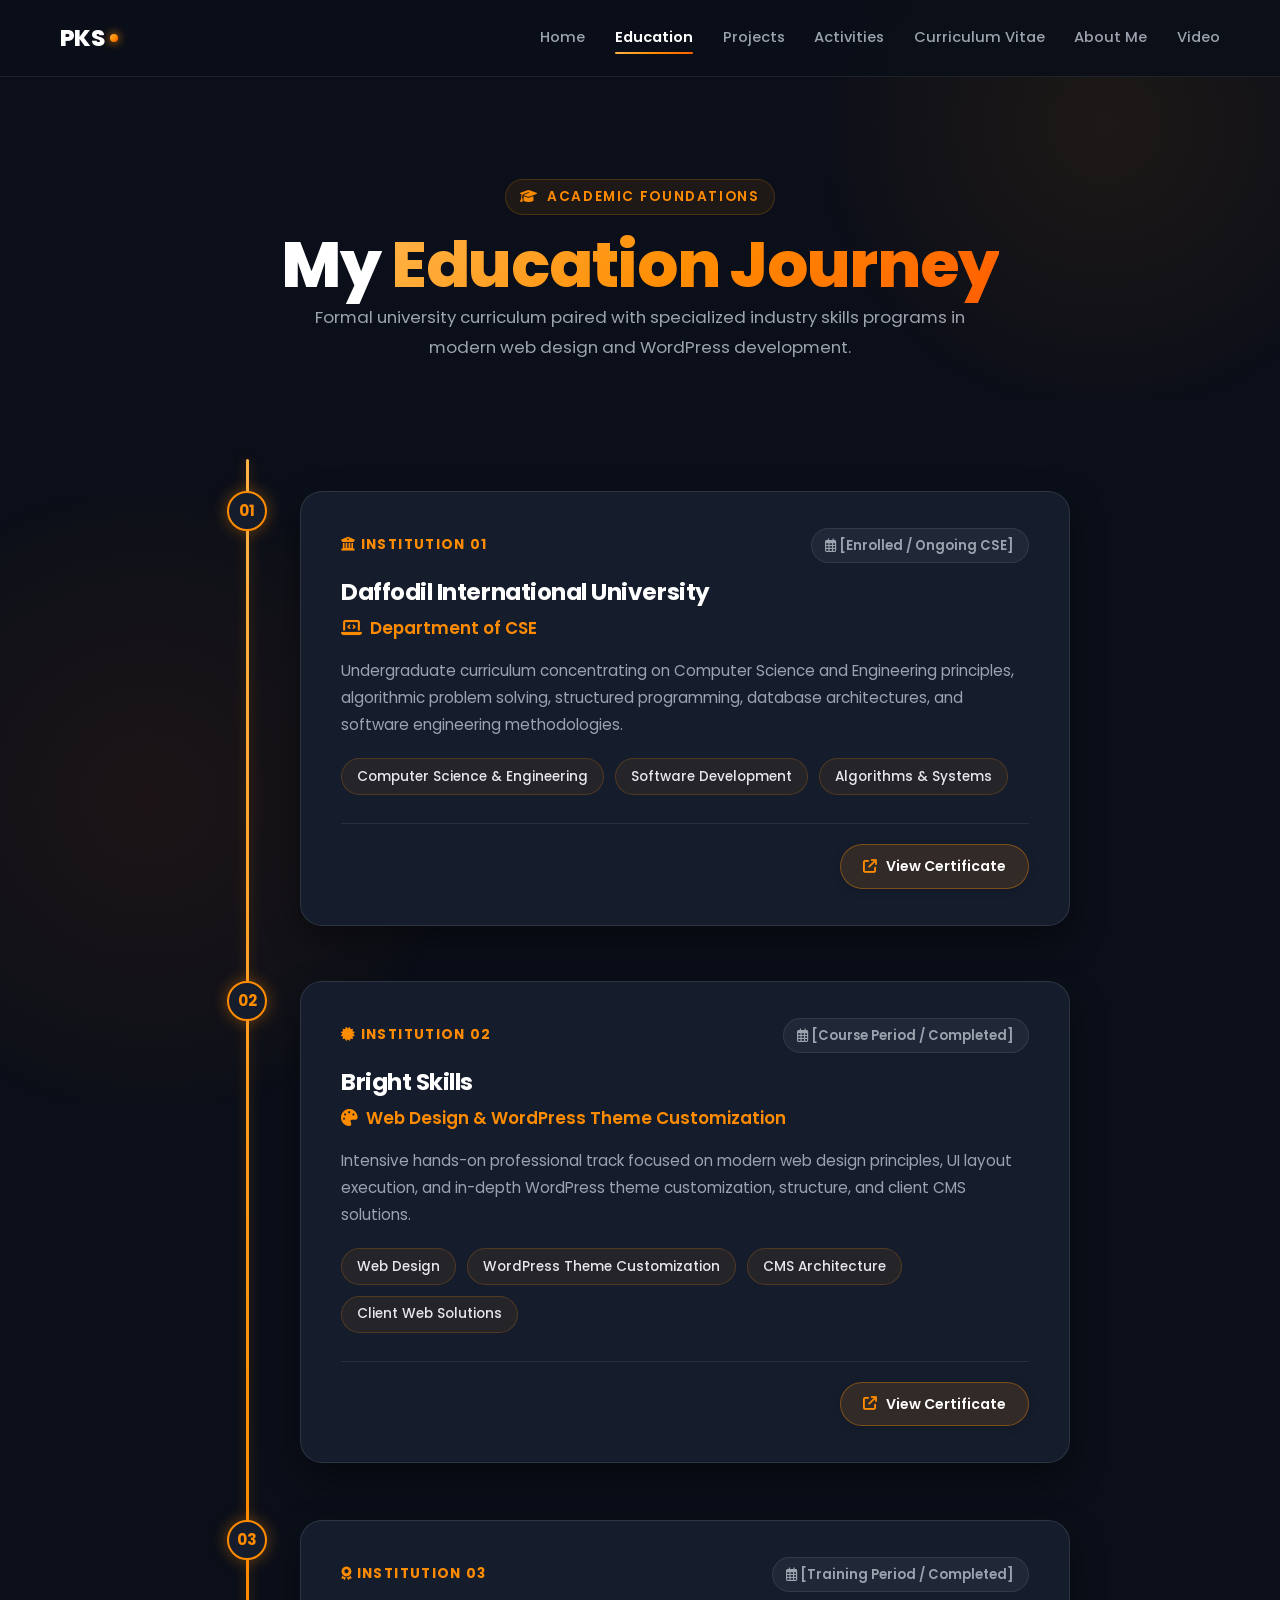
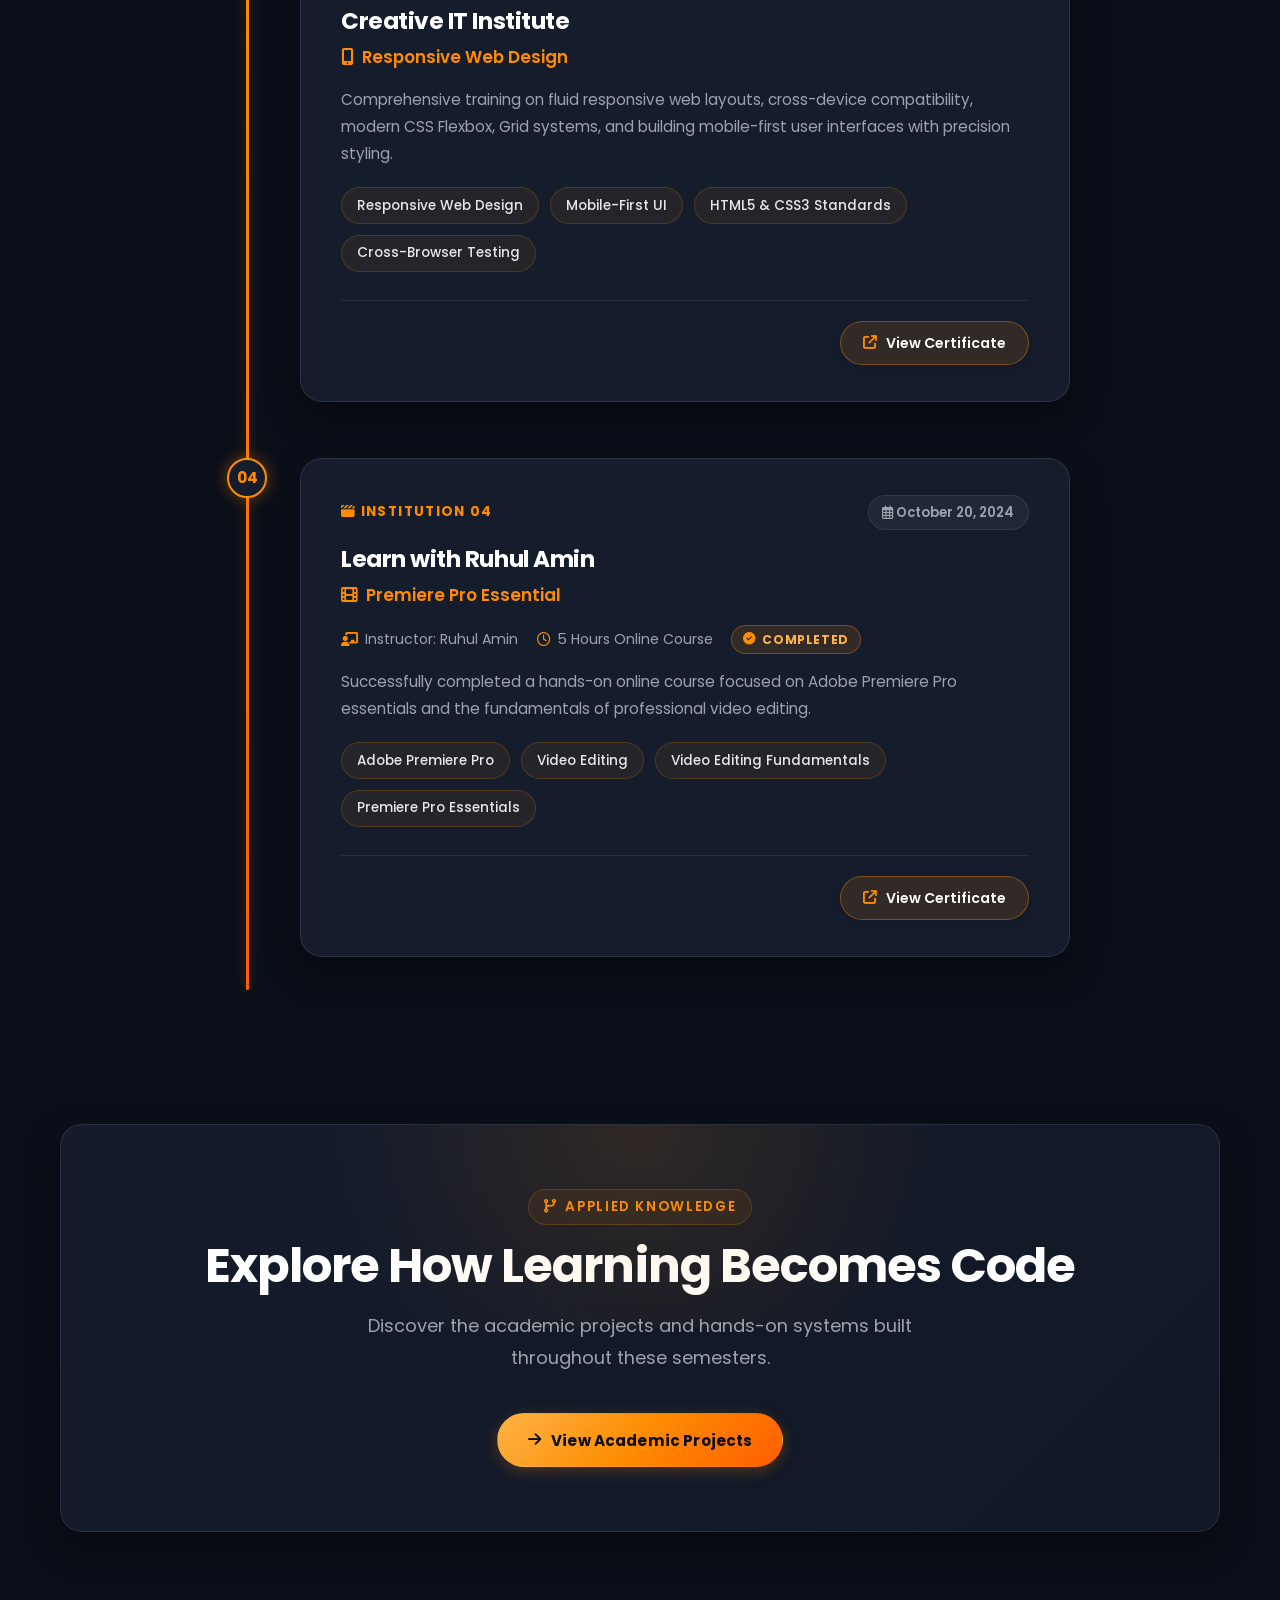
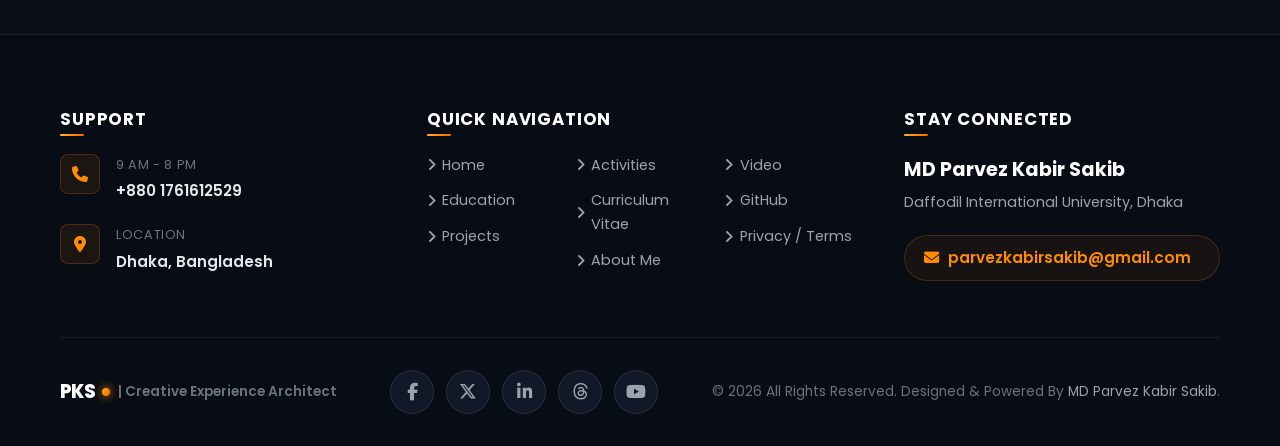
<file: education.html>
<!DOCTYPE html>
<html lang="en">

<head>
  <meta charset="UTF-8">
  <meta name="viewport" content="width=device-width, initial-scale=1.0">
  <meta name="description" content="Academic journey and formal web development education of MD Parvez Kabir Sakib.">
  <meta name="author" content="MD Parvez Kabir Sakib">
  <meta name="theme-color" content="#0b0f19">
  <title>Education | MD Parvez Kabir Sakib</title>

  <!-- Favicon / Brand Logo -->
  <link rel="icon" type="image/png" href="[data-uri]">
  <link rel="icon" type="image/svg+xml" href="assets/images/favicon.svg?v=2">
  <link rel="icon" type="image/png" href="assets/images/favicon.png?v=2">
  <link rel="shortcut icon" href="favicon.ico?v=2">
  <link rel="apple-touch-icon" href="assets/images/favicon.png?v=2">

  <!-- Google Font: Poppins -->
  <link rel="preconnect" href="https://fonts.googleapis.com">
  <link rel="preconnect" href="https://fonts.gstatic.com" crossorigin>
  <link href="https://fonts.googleapis.com/css2?family=Poppins:wght@300;400;500;600;700;800&display=swap"
    rel="stylesheet">

  <!-- Font Awesome Icons -->
  <link rel="stylesheet" href="https://cdnjs.cloudflare.com/ajax/libs/font-awesome/6.5.1/css/all.min.css">

  <!-- Master Stylesheet -->
  <link rel="stylesheet" href="css/style.css">
</head>

<body>

  <!--NAVIGATION BAR-->
  <header class="site-header">
    <div class="container">
      <nav class="navbar" aria-label="Main Navigation">
        <a href="index.html" class="brand-logo" aria-label="MD Parvez Kabir Sakib Home">
          <span>PKS</span><span class="logo-dot"></span>
        </a>

        <button class="nav-toggle" aria-label="Toggle Navigation Menu" aria-expanded="false">
          <span></span>
          <span></span>
          <span></span>
        </button>

        <ul class="nav-menu">
          <li><a href="index.html" class="nav-link">Home</a></li>
          <li><a href="education.html" class="nav-link active">Education</a></li>
          <li><a href="projects.html" class="nav-link">Projects</a></li>
          <li><a href="activities.html" class="nav-link">Activities</a></li>
          <li><a href="cv.html" class="nav-link">Curriculum Vitae</a></li>
          <li><a href="about.html" class="nav-link">About Me</a></li>
          <li><a href="video.html" class="nav-link">Video</a></li>
        </ul>
      </nav>
    </div>
  </header>

  <main>
    <!--PAGE BANNER-->
    <section class="section" style="padding-bottom: 2rem;">
      <div class="container">
        <div class="section-header reveal-item reveal-down">
          <span class="section-label"><i class="fa-solid fa-graduation-cap"></i> Academic Foundations</span>
          <h1>My <span class="text-gradient">Education Journey</span></h1>
          <p>Formal university curriculum paired with specialized industry skills programs in modern web design and
            WordPress development.</p>
        </div>
      </div>
    </section>

    <!--VERTICAL TIMELINE COMPOSITION-->
    <section class="section" style="padding-top: 0;">
      <div class="container">
        <div class="timeline-container">

          <!-- 01. Daffodil International University -->
          <div class="timeline-item reveal-item reveal-up delay-1">
            <div class="timeline-node" aria-hidden="true">01</div>
            <div class="timeline-card">
              <div class="timeline-header">
                <span class="timeline-number"><i class="fa-solid fa-building-columns"></i> Institution 01</span>
                <!-- EDITABLE: Insert your exact timeline or enrollment dates below -->
                <span class="timeline-date-badge"><i class="fa-regular fa-calendar-days"></i> [Enrolled / Ongoing
                  CSE]</span>
              </div>
              <h2 class="timeline-title">Daffodil International University</h2>
              <div class="timeline-dept">
                <i class="fa-solid fa-laptop-code"></i> Department of CSE
              </div>
              <p>Undergraduate curriculum concentrating on Computer Science and Engineering principles, algorithmic
                problem solving, structured programming, database architectures, and software engineering methodologies.
              </p>
              <div class="timeline-focus-list">
                <span class="timeline-focus-tag">Computer Science & Engineering</span>
                <span class="timeline-focus-tag">Software Development</span>
                <span class="timeline-focus-tag">Algorithms & Systems</span>
              </div>
              <div class="timeline-card-footer">
                <a href="PASTE_GOOGLE_DRIVE_LINK_HERE_01" target="_blank" rel="noopener noreferrer"
                  class="timeline-cert-btn" id="cert-btn-01" data-cert-id="entry01"
                  aria-label="View Certificate for Daffodil International University">
                  <i class="fa-solid fa-arrow-up-right-from-square"></i>
                  <span>View Certificate</span>
                </a>
              </div>
            </div>
          </div>

          <!-- 02. Bright Skills -->
          <div class="timeline-item reveal-item reveal-up delay-2">
            <div class="timeline-node" aria-hidden="true">02</div>
            <div class="timeline-card">
              <div class="timeline-header">
                <span class="timeline-number"><i class="fa-solid fa-certificate"></i> Institution 02</span>
                <!-- EDITABLE: Insert your course dates below -->
                <span class="timeline-date-badge"><i class="fa-regular fa-calendar-days"></i> [Course Period /
                  Completed]</span>
              </div>
              <h2 class="timeline-title">Bright Skills</h2>
              <div class="timeline-dept">
                <i class="fa-solid fa-palette"></i> Web Design & WordPress Theme Customization
              </div>
              <p>Intensive hands-on professional track focused on modern web design principles, UI layout execution, and
                in-depth WordPress theme customization, structure, and client CMS solutions.</p>
              <div class="timeline-focus-list">
                <span class="timeline-focus-tag">Web Design</span>
                <span class="timeline-focus-tag">WordPress Theme Customization</span>
                <span class="timeline-focus-tag">CMS Architecture</span>
                <span class="timeline-focus-tag">Client Web Solutions</span>
              </div>
              <div class="timeline-card-footer">
                <a href="https://drive.google.com/file/d/1VfbmV_SpSE1SHbgNMjykofHpYkpPl69G/view?usp=drive_link"
                  target="_blank" rel="noopener noreferrer" class="timeline-cert-btn" id="cert-btn-02"
                  data-cert-id="entry02" aria-label="View Certificate for Bright Skills">
                  <i class="fa-solid fa-arrow-up-right-from-square"></i>
                  <span>View Certificate</span>
                </a>
              </div>
            </div>
          </div>

          <!-- 03. Creative IT Institute -->
          <div class="timeline-item reveal-item reveal-up delay-3">
            <div class="timeline-node" aria-hidden="true">03</div>
            <div class="timeline-card">
              <div class="timeline-header">
                <span class="timeline-number"><i class="fa-solid fa-award"></i> Institution 03</span>
                <!-- EDITABLE: Insert your training dates below -->
                <span class="timeline-date-badge"><i class="fa-regular fa-calendar-days"></i> [Training Period /
                  Completed]</span>
              </div>
              <h2 class="timeline-title">Creative IT Institute</h2>
              <div class="timeline-dept">
                <i class="fa-solid fa-mobile-screen-button"></i> Responsive Web Design
              </div>
              <p>Comprehensive training on fluid responsive web layouts, cross-device compatibility, modern CSS Flexbox,
                Grid systems, and building mobile-first user interfaces with precision styling.</p>
              <div class="timeline-focus-list">
                <span class="timeline-focus-tag">Responsive Web Design</span>
                <span class="timeline-focus-tag">Mobile-First UI</span>
                <span class="timeline-focus-tag">HTML5 & CSS3 Standards</span>
                <span class="timeline-focus-tag">Cross-Browser Testing</span>
              </div>
              <div class="timeline-card-footer">
                <a href="PASTE_GOOGLE_DRIVE_LINK_HERE_03" target="_blank" rel="noopener noreferrer"
                  class="timeline-cert-btn" id="cert-btn-03" data-cert-id="entry03"
                  aria-label="View Certificate for Creative IT Institute">
                  <i class="fa-solid fa-arrow-up-right-from-square"></i>
                  <span>View Certificate</span>
                </a>
              </div>
            </div>
          </div>

          <!-- 04. Learn with Ruhul Amin -->
          <div class="timeline-item reveal-item reveal-up delay-4">
            <div class="timeline-node" aria-hidden="true">04</div>
            <div class="timeline-card">
              <div class="timeline-header">
                <span class="timeline-number"><i class="fa-solid fa-clapperboard"></i> Institution 04</span>
                <span class="timeline-date-badge"><i class="fa-regular fa-calendar-days"></i> October 20, 2024</span>
              </div>
              <h2 class="timeline-title">Learn with Ruhul Amin</h2>
              <div class="timeline-dept">
                <i class="fa-solid fa-film"></i> Premiere Pro Essential
              </div>
              <div class="timeline-meta">
                <span class="timeline-meta-item"><i class="fa-solid fa-chalkboard-user"></i> Instructor: Ruhul
                  Amin</span>
                <span class="timeline-meta-item"><i class="fa-regular fa-clock"></i> 5 Hours Online Course</span>
                <span class="timeline-status-pill"><i class="fa-solid fa-circle-check"></i> Completed</span>
              </div>
              <p>Successfully completed a hands-on online course focused on Adobe Premiere Pro essentials and the
                fundamentals of professional video editing.</p>
              <div class="timeline-focus-list">
                <span class="timeline-focus-tag">Adobe Premiere Pro</span>
                <span class="timeline-focus-tag">Video Editing</span>
                <span class="timeline-focus-tag">Video Editing Fundamentals</span>
                <span class="timeline-focus-tag">Premiere Pro Essentials</span>
              </div>
              <div class="timeline-card-footer">
                <a href="https://drive.google.com/file/d/1sVMZ8F8YxzHOL435jT4FY8gLMi8sHgdM/view?usp=sharing"
                  target="_blank" rel="noopener noreferrer" class="timeline-cert-btn" id="cert-btn-04"
                  data-cert-id="entry04" aria-label="View Certificate for Premiere Pro Essential">
                  <i class="fa-solid fa-arrow-up-right-from-square"></i>
                  <span>View Certificate</span>
                </a>
              </div>
            </div>
          </div>

        </div>
      </div>
    </section>

    <!-- CTA Section -->
    <section class="section" style="padding-top: 2rem;">
      <div class="container">
        <div class="cta-banner reveal-item reveal-scale">
          <span class="section-label"><i class="fa-solid fa-code-branch"></i> Applied Knowledge</span>
          <h2>Explore How Learning Becomes Code</h2>
          <p>Discover the academic projects and hands-on systems built throughout these semesters.</p>
          <a href="projects.html" class="btn btn-primary">
            <i class="fa-solid fa-arrow-right"></i> View Academic Projects
          </a>
        </div>
      </div>
    </section>
  </main>

  <!--FOOTER -->
  <footer class="site-footer">
    <div class="container">
      <div class="footer-top-grid">

        <!-- COLUMN 01 — SUPPORT -->
        <div class="footer-col">
          <h4 class="footer-col-title">Support</h4>
          <div class="footer-contact-cards">
            <div class="footer-contact-item">
              <div class="footer-contact-icon">
                <i class="fa-solid fa-phone"></i>
              </div>
              <div class="footer-contact-text">
                <span>9 AM - 8 PM</span>
                <a href="tel:+8801761612529">+880 1761612529</a>
              </div>
            </div>

            <div class="footer-contact-item">
              <div class="footer-contact-icon">
                <i class="fa-solid fa-location-dot"></i>
              </div>
              <div class="footer-contact-text">
                <span>Location</span>
                <strong>Dhaka, Bangladesh</strong>
              </div>
            </div>
          </div>
        </div>

        <!-- COLUMN 02 — ABOUT ME / QUICK LINKS -->
        <div class="footer-col">
          <h4 class="footer-col-title">Quick Navigation</h4>
          <div class="footer-links-grid">
            <div class="footer-links-group">
              <a href="index.html" class="footer-link"><i class="fa-solid fa-angle-right"></i> Home</a>
              <a href="education.html" class="footer-link"><i class="fa-solid fa-angle-right"></i> Education</a>
              <a href="projects.html" class="footer-link"><i class="fa-solid fa-angle-right"></i> Projects</a>
            </div>
            <div class="footer-links-group">
              <a href="activities.html" class="footer-link"><i class="fa-solid fa-angle-right"></i> Activities</a>
              <a href="cv.html" class="footer-link"><i class="fa-solid fa-angle-right"></i> Curriculum Vitae</a>
              <a href="about.html" class="footer-link"><i class="fa-solid fa-angle-right"></i> About Me</a>
            </div>
            <div class="footer-links-group">
              <a href="video.html" class="footer-link"><i class="fa-solid fa-angle-right"></i> Video</a>
              <a href="https://github.com/parvezkabirsakib" target="_blank" rel="noopener noreferrer"
                class="footer-link"><i class="fa-solid fa-angle-right"></i> GitHub</a>
              <a href="about.html#terms" class="footer-link"><i class="fa-solid fa-angle-right"></i> Privacy / Terms</a>
            </div>
          </div>
        </div>

        <!-- COLUMN 03 — STAY CONNECTED -->
        <div class="footer-col">
          <h4 class="footer-col-title">Stay Connected</h4>
          <div class="footer-connected-block">
            <div class="footer-author-name">MD Parvez Kabir Sakib</div>
            <div class="footer-author-uni">Daffodil International University, Dhaka</div>
            <a href="mailto:parvezkabirsakib@gmail.com" class="footer-email-link">
              <i class="fa-solid fa-envelope"></i> parvezkabirsakib@gmail.com
            </a>
          </div>
        </div>

      </div>

      <!-- FOOTER BOTTOM -->
      <div class="footer-bottom">
        <div class="footer-badge-wrap">
          <span class="brand-logo" style="font-size: 1.15rem;">PKS<span class="logo-dot"></span></span>
          <span>| Creative Experience Architect</span>
        </div>

        <div class="footer-social-icons">
          <a href="https://www.facebook.com/parvezkabirsakib/" target="_blank" rel="noopener noreferrer"
            class="social-btn" aria-label="Facebook">
            <i class="fa-brands fa-facebook-f"></i>
          </a>
          <a href="https://x.com/ParvezKabir03" target="_blank" rel="noopener noreferrer" class="social-btn"
            aria-label="X (Twitter)">
            <i class="fa-brands fa-x-twitter"></i>
          </a>
          <a href="https://www.linkedin.com/in/parvez-kabir-sakib-220777326/" target="_blank" rel="noopener noreferrer"
            class="social-btn" aria-label="LinkedIn">
            <i class="fa-brands fa-linkedin-in"></i>
          </a>
          <a href="https://www.threads.com/@parvezkabirsakib" target="_blank" rel="noopener noreferrer"
            class="social-btn" aria-label="Threads">
            <i class="fa-brands fa-threads"></i>
          </a>
          <a href="https://www.youtube.com/@ojanarohoshoershondhane9243" target="_blank" rel="noopener noreferrer"
            class="social-btn" aria-label="YouTube">
            <i class="fa-brands fa-youtube"></i>
          </a>
        </div>

        <div class="footer-copyright">
          © 2026 All Rights Reserved. Designed & Powered By <span>MD Parvez Kabir Sakib</span>.
        </div>
      </div>
    </div>
  </footer>

  <!--TIMELINE CERTIFICATES CONFIGURATION (GOOGLE DRIVE INTEGRATION) -->
  <script>
   

    // Entry 01: Daffodil International University (CSE)
    const certUrl01 = "PASTE_GOOGLE_DRIVE_LINK_HERE_01";

    // Entry 02: Bright Skills (Web Design & WordPress Theme Customization)
    const certUrl02 = "PASTE_GOOGLE_DRIVE_LINK_HERE_02";

    // Entry 03: Creative IT Institute (Responsive Web Design)
    const certUrl03 = "PASTE_GOOGLE_DRIVE_LINK_HERE_03";

    // Entry 04: Learn with Ruhul Amin (Premiere Pro Essential)
    const certificateUrl = "PASTE_GOOGLE_DRIVE_LINK_HERE";

    // Consolidated Timeline Certificates Configuration Map
    const timelineCertificates = {
      entry01: {
        id: "cert-btn-01",
        title: "Daffodil International University",
        certificateUrl: certUrl01
      },
      entry02: {
        id: "cert-btn-02",
        title: "Bright Skills",
        certificateUrl: certUrl02
      },
      entry03: {
        id: "cert-btn-03",
        title: "Creative IT Institute",
        certificateUrl: certUrl03
      },
      entry04: {
        id: "cert-btn-04",
        title: "Learn with Ruhul Amin - Premiere Pro Essential",
        certificateUrl: certificateUrl
      }
    };

    // Initialize Certificate Links & Interaction Handlers
    document.addEventListener('DOMContentLoaded', () => {
      Object.keys(timelineCertificates).forEach((key) => {
        const item = timelineCertificates[key];
        const btn = document.getElementById(item.id);
        if (!btn) return;

        // Sync valid JavaScript configuration URL to button href
        if (item.certificateUrl && !item.certificateUrl.includes('PASTE_GOOGLE_DRIVE_LINK_HERE')) {
          btn.href = item.certificateUrl;
        }

        // Informational handler if link has not yet been set
        btn.addEventListener('click', (e) => {
          const currentUrl = btn.getAttribute('href');
          if (!currentUrl || currentUrl.includes('PASTE_GOOGLE_DRIVE_LINK_HERE') || currentUrl === '#' || currentUrl.trim() === '') {
            e.preventDefault();
            alert(`Certificate link placeholder detected for "${item.title}".\n\nPlease replace the placeholder in education.html with your actual Google Drive shareable link.`);
          }
        });
      });
    });
  </script>

  <script src="js/script.js" defer></script>
</body>

</html>
</file>
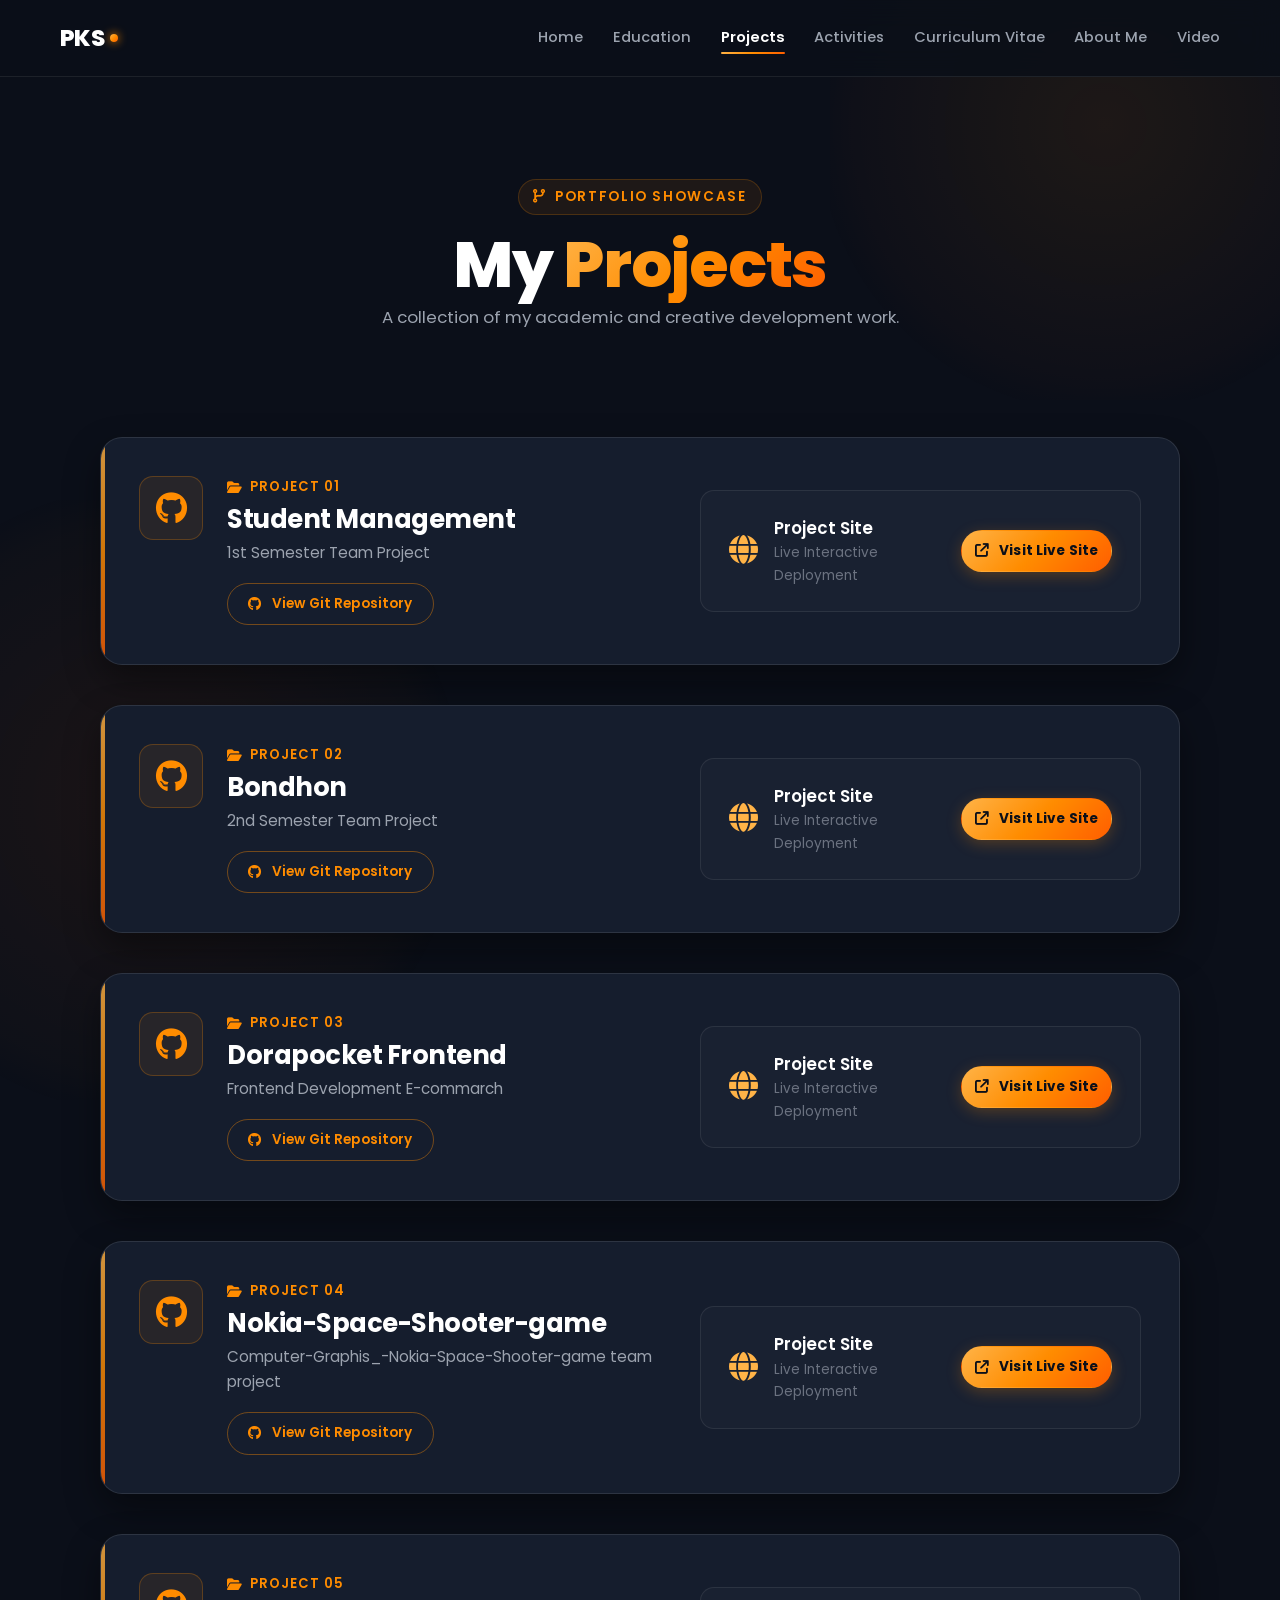
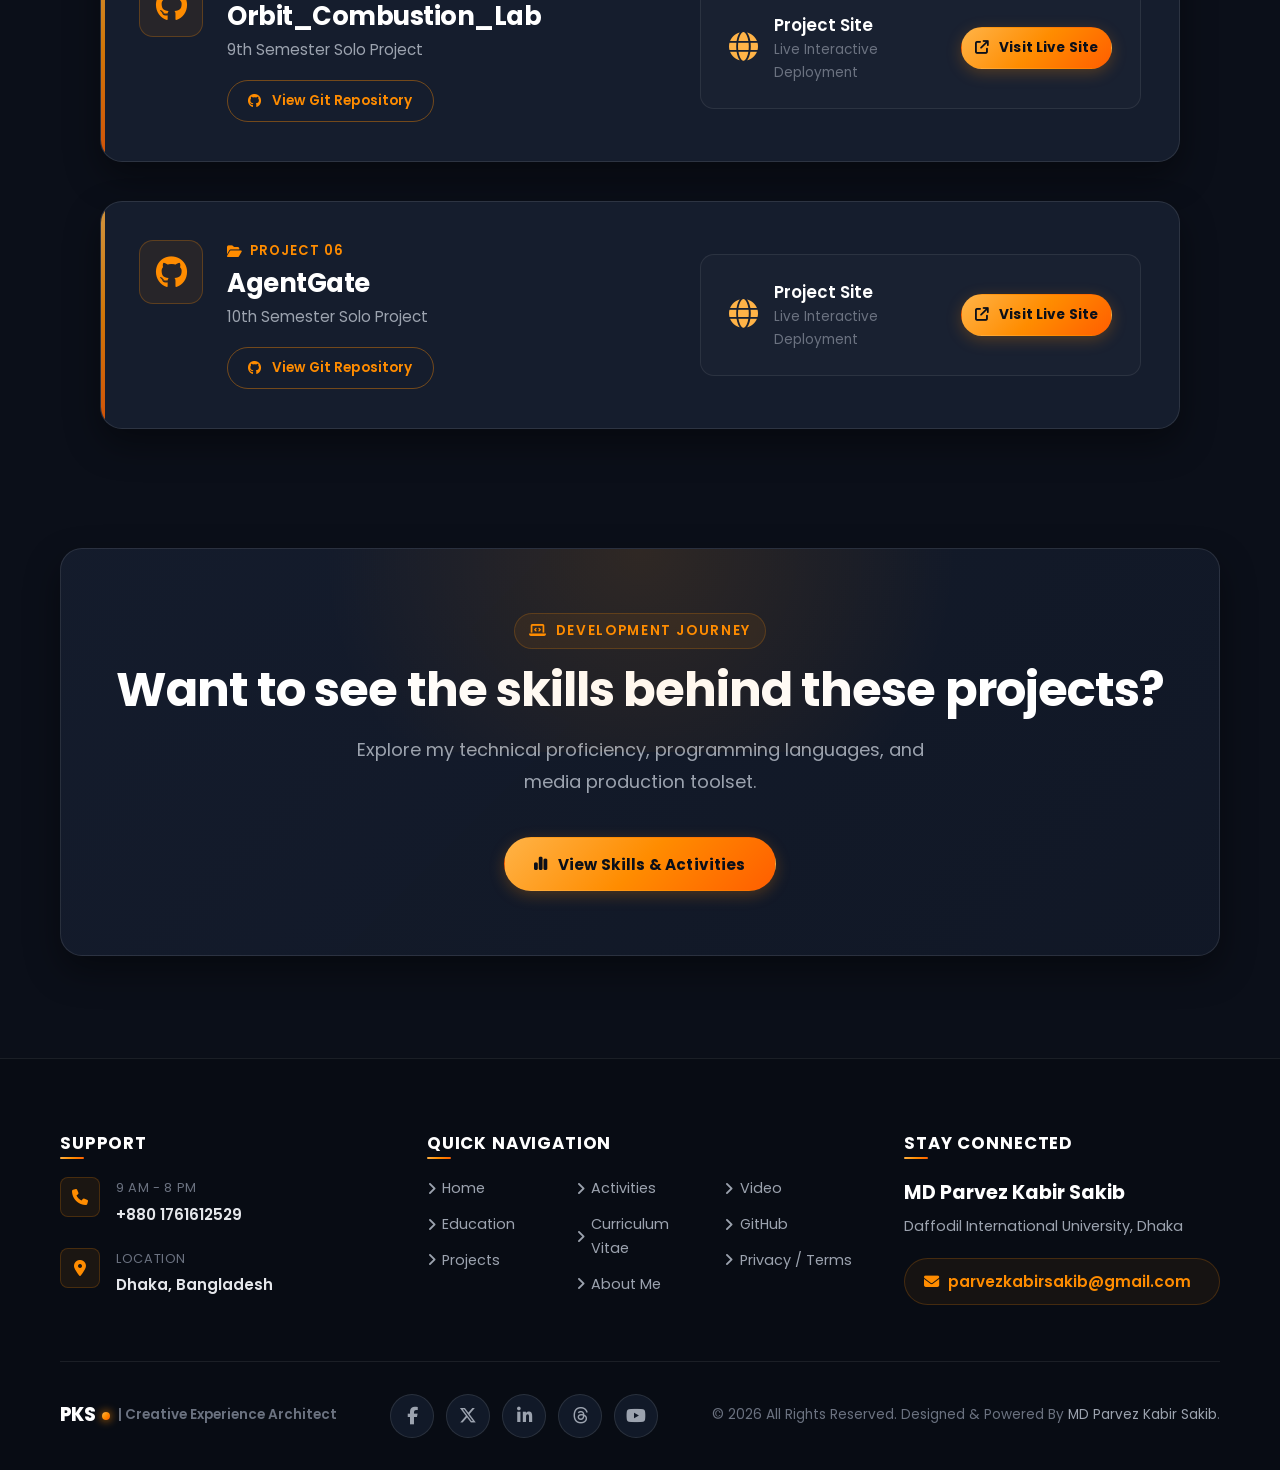
<file: projects.html>
<!DOCTYPE html>
<html lang="en">

<head>
  <meta charset="UTF-8">
  <meta name="viewport" content="width=device-width, initial-scale=1.0">
  <meta name="description"
    content="Academic and creative development projects by MD Parvez Kabir Sakib across CSE semesters.">
  <meta name="author" content="MD Parvez Kabir Sakib">
  <meta name="theme-color" content="#0b0f19">
  <title>Projects | MD Parvez Kabir Sakib</title>

  <!-- Favicon / Brand Logo -->
  <link rel="icon" type="image/png" href="[data-uri]">
  <link rel="icon" type="image/svg+xml" href="assets/images/favicon.svg?v=2">
  <link rel="icon" type="image/png" href="assets/images/favicon.png?v=2">
  <link rel="shortcut icon" href="favicon.ico?v=2">
  <link rel="apple-touch-icon" href="assets/images/favicon.png?v=2">

  <!-- Google Font: Poppins -->
  <link rel="preconnect" href="https://fonts.googleapis.com">
  <link rel="preconnect" href="https://fonts.gstatic.com" crossorigin>
  <link href="https://fonts.googleapis.com/css2?family=Poppins:wght@300;400;500;600;700;800&display=swap"
    rel="stylesheet">

  <!-- Font Awesome Icons -->
  <link rel="stylesheet" href="https://cdnjs.cloudflare.com/ajax/libs/font-awesome/6.5.1/css/all.min.css">

  <!-- Master Stylesheet -->
  <link rel="stylesheet" href="css/style.css">
</head>

<body>

  <!--GLOBAL NAVIGATION BAR-->
  <header class="site-header">
    <div class="container">
      <nav class="navbar" aria-label="Main Navigation">
        <a href="index.html" class="brand-logo" aria-label="MD Parvez Kabir Sakib Home">
          <span>PKS</span><span class="logo-dot"></span>
        </a>

        <button class="nav-toggle" aria-label="Toggle Navigation Menu" aria-expanded="false">
          <span></span>
          <span></span>
          <span></span>
        </button>

        <ul class="nav-menu">
          <li><a href="index.html" class="nav-link">Home</a></li>
          <li><a href="education.html" class="nav-link">Education</a></li>
          <li><a href="projects.html" class="nav-link active">Projects</a></li>
          <li><a href="activities.html" class="nav-link">Activities</a></li>
          <li><a href="cv.html" class="nav-link">Curriculum Vitae</a></li>
          <li><a href="about.html" class="nav-link">About Me</a></li>
          <li><a href="video.html" class="nav-link">Video</a></li>
        </ul>
      </nav>
    </div>
  </header>

  <main>
    <!--PAGE HERO BANNER-->
    <section class="section" style="padding-bottom: 2.5rem;">
      <div class="container">
        <div class="section-header reveal-item reveal-down">
          <span class="section-label"><i class="fa-solid fa-code-branch"></i> Portfolio Showcase</span>
          <h1>My <span class="text-gradient">Projects</span></h1>
          <p>A collection of my academic and creative development work.</p>
        </div>
      </div>
    </section>

    <!--DISTINCTIVE HORIZONTAL PROJECT ROWS -->
    <section class="section" style="padding-top: 0;">
      <div class="container">
        <div class="projects-container">

          <!--PROJECT 01: 1st Semester Project-->
          <article class="project-row reveal-item reveal-up delay-1">
            <!-- LEFT SIDE: GitHub Icon, Project Number, Name, Semester Label, Git Button -->
            <div class="project-left-side">
              <div class="project-icon-large" aria-hidden="true">
                <i class="fa-brands fa-github"></i>
              </div>
              <div class="project-info-block">
                <span class="project-meta-label">
                  <i class="fa-solid fa-folder-open"></i> Project 01
                </span>
                <h2 class="project-title">Student Management</h2>
                <div class="project-semester">1st Semester Team Project</div>

                <div class="project-actions">
                  <a href="https://github.com/parvezkabirsakib/TeamAdHoc" target="_blank" rel="noopener noreferrer"
                    class="btn btn-outline btn-sm">
                    <i class="fa-brands fa-github"></i> View Git Repository
                  </a>
                </div>
              </div>
            </div>

            <!-- RIGHT SIDE: Document/Website Icon, Project Site Label, Site Button -->
            <div class="project-right-side">
              <div class="project-site-meta">
                <div class="project-doc-icon" aria-hidden="true">
                  <i class="fa-solid fa-globe"></i>
                </div>
                <div class="project-site-label-wrap">
                  <span class="project-site-title">Project Site</span>
                  <span class="project-site-desc">Live Interactive Deployment</span>
                </div>
              </div>

              <!-- EDITABLE: Replace placeholder URL below with your live website URL -->
              <a href="https://github.com/parvezkabirsakib/TeamAdHoc" target="_blank" rel="noopener noreferrer"
                class="btn btn-primary btn-sm">
                <i class="fa-solid fa-arrow-up-right-from-square"></i> Visit Live Site
              </a>
            </div>
          </article>

          <!--PROJECT 02: 2nd Semester Project-->
          <article class="project-row reveal-item reveal-up delay-2">
            <!-- LEFT SIDE -->
            <div class="project-left-side">
              <div class="project-icon-large" aria-hidden="true">
                <i class="fa-brands fa-github"></i>
              </div>
              <div class="project-info-block">
                <span class="project-meta-label">
                  <i class="fa-solid fa-folder-open"></i> Project 02
                </span>
                <h2 class="project-title">Bondhon</h2>
                <div class="project-semester">2nd Semester Team Project</div>

                <div class="project-actions">
                  <a href="https://github.com/parvezkabirsakib/Bondhon" target="_blank" rel="noopener noreferrer"
                    class="btn btn-outline btn-sm">
                    <i class="fa-brands fa-github"></i> View Git Repository
                  </a>
                </div>
              </div>
            </div>

            <!-- RIGHT SIDE -->
            <div class="project-right-side">
              <div class="project-site-meta">
                <div class="project-doc-icon" aria-hidden="true">
                  <i class="fa-solid fa-globe"></i>
                </div>
                <div class="project-site-label-wrap">
                  <span class="project-site-title">Project Site</span>
                  <span class="project-site-desc">Live Interactive Deployment</span>
                </div>
              </div>

              <!-- EDITABLE: Replace placeholder URL below with your live website URL -->
              <a href="https://sites.google.com/view/adhocbondhon/home?authuser=0" target="_blank"
                rel="noopener noreferrer" class="btn btn-primary btn-sm">
                <i class="fa-solid fa-arrow-up-right-from-square"></i> Visit Live Site
              </a>
            </div>
          </article>

          <!--PROJECT 03: 4th Semester Project-->
          <article class="project-row reveal-item reveal-up delay-3">
            <!-- LEFT SIDE -->
            <div class="project-left-side">
              <div class="project-icon-large" aria-hidden="true">
                <i class="fa-brands fa-github"></i>
              </div>
              <div class="project-info-block">
                <span class="project-meta-label">
                  <i class="fa-solid fa-folder-open"></i> Project 03
                </span>
                <h2 class="project-title">Dorapocket Frontend</h2>
                <div class="project-semester">Frontend Development E-commarch</div>

                <div class="project-actions">
                  <a href="https://github.com/parvezkabirsakib/Front_End_Dorapocket_updated" target="_blank"
                    rel="noopener noreferrer" class="btn btn-outline btn-sm">
                    <i class="fa-brands fa-github"></i> View Git Repository
                  </a>
                </div>
              </div>
            </div>

            <!-- RIGHT SIDE -->
            <div class="project-right-side">
              <div class="project-site-meta">
                <div class="project-doc-icon" aria-hidden="true">
                  <i class="fa-solid fa-globe"></i>
                </div>
                <div class="project-site-label-wrap">
                  <span class="project-site-title">Project Site</span>
                  <span class="project-site-desc">Live Interactive Deployment</span>
                </div>
              </div>

              <!-- EDITABLE: Replace placeholder URL below with your live website URL -->
              <a href="https://parvezkabirsakib.github.io/Front_End_Dorapocket_updated/" target="_blank"
                rel="noopener noreferrer" class="btn btn-primary btn-sm">
                <i class="fa-solid fa-arrow-up-right-from-square"></i> Visit Live Site
              </a>
            </div>
          </article>

          <!--PROJECT 04: 6th Semester Project-->
          <article class="project-row reveal-item reveal-up delay-4">
            <!-- LEFT SIDE -->
            <div class="project-left-side">
              <div class="project-icon-large" aria-hidden="true">
                <i class="fa-brands fa-github"></i>
              </div>
              <div class="project-info-block">
                <span class="project-meta-label">
                  <i class="fa-solid fa-folder-open"></i> Project 04
                </span>
                <h2 class="project-title">Nokia-Space-Shooter-game</h2>
                <div class="project-semester">Computer-Graphis_-Nokia-Space-Shooter-game team project</div>

                <div class="project-actions">
                  <a href="https://github.com/parvezkabirsakib/Space_Shooter_opengl" target="_blank"
                    rel="noopener noreferrer" class="btn btn-outline btn-sm">
                    <i class="fa-brands fa-github"></i> View Git Repository
                  </a>
                </div>
              </div>
            </div>

            <!-- RIGHT SIDE -->
            <div class="project-right-side">
              <div class="project-site-meta">
                <div class="project-doc-icon" aria-hidden="true">
                  <i class="fa-solid fa-globe"></i>
                </div>
                <div class="project-site-label-wrap">
                  <span class="project-site-title">Project Site</span>
                  <span class="project-site-desc">Live Interactive Deployment</span>
                </div>
              </div>

              <!-- EDITABLE: Replace placeholder URL below with your live website URL -->
              <a href="https://github.com/parvezkabirsakib/Space_Shooter_opengl" target="_blank"
                rel="noopener noreferrer" class="btn btn-primary btn-sm">
                <i class="fa-solid fa-arrow-up-right-from-square"></i> Visit Live Site
              </a>
            </div>
          </article>

          <!--PROJECT 05: 8th Semester Project-->
          <article class="project-row reveal-item reveal-up delay-5">
            <!-- LEFT SIDE -->
            <div class="project-left-side">
              <div class="project-icon-large" aria-hidden="true">
                <i class="fa-brands fa-github"></i>
              </div>
              <div class="project-info-block">
                <span class="project-meta-label">
                  <i class="fa-solid fa-folder-open"></i> Project 05
                </span>
                <h2 class="project-title">Orbit_Combustion_Lab</h2>
                <div class="project-semester">9th Semester Solo Project</div>

                <div class="project-actions">
                  <a href="https://github.com/parvezkabirsakib/Orbit_Combustion_Lab" target="_blank"
                    rel="noopener noreferrer" class="btn btn-outline btn-sm">
                    <i class="fa-brands fa-github"></i> View Git Repository
                  </a>
                </div>
              </div>
            </div>

            <!-- RIGHT SIDE -->
            <div class="project-right-side">
              <div class="project-site-meta">
                <div class="project-doc-icon" aria-hidden="true">
                  <i class="fa-solid fa-globe"></i>
                </div>
                <div class="project-site-label-wrap">
                  <span class="project-site-title">Project Site</span>
                  <span class="project-site-desc">Live Interactive Deployment</span>
                </div>
              </div>

              <!-- EDITABLE: Replace placeholder URL below with your live website URL -->
              <a href="https://parvezkabirsakib.github.io/Orbit_Combustion_Lab/" target="_blank"
                rel="noopener noreferrer" class="btn btn-primary btn-sm">
                <i class="fa-solid fa-arrow-up-right-from-square"></i> Visit Live Site
              </a>
            </div>
          </article>

          <!--PROJECT 06: AgentGate (10th Semester Solo Project)-->
          <article class="project-row reveal-item reveal-up delay-6">
            <!-- LEFT SIDE -->
            <div class="project-left-side">
              <div class="project-icon-large" aria-hidden="true">
                <i class="fa-brands fa-github"></i>
              </div>
              <div class="project-info-block">
                <span class="project-meta-label">
                  <i class="fa-solid fa-folder-open"></i> Project 06
                </span>
                <h2 class="project-title">AgentGate</h2>
                <div class="project-semester">10th Semester Solo Project</div>

                <div class="project-actions">
                  <!-- EDITABLE: Update repository link if different -->
                  <a href="https://github.com/parvezkabirsakib/AgentGate" target="_blank" rel="noopener noreferrer"
                    class="btn btn-outline btn-sm">
                    <i class="fa-brands fa-github"></i> View Git Repository
                  </a>
                </div>
              </div>
            </div>

            <!-- RIGHT SIDE -->
            <div class="project-right-side">
              <div class="project-site-meta">
                <div class="project-doc-icon" aria-hidden="true">
                  <i class="fa-solid fa-globe"></i>
                </div>
                <div class="project-site-label-wrap">
                  <span class="project-site-title">Project Site</span>
                  <span class="project-site-desc">Live Interactive Deployment</span>
                </div>
              </div>

              <!-- EDITABLE: Replace placeholder URL below with your live website URL -->
              <a href="https://github.com/parvezkabirsakib/AgentGate" target="_blank" rel="noopener noreferrer"
                class="btn btn-primary btn-sm">
                <i class="fa-solid fa-arrow-up-right-from-square"></i> Visit Live Site
              </a>
            </div>
          </article>

        </div>
      </div>
    </section>

    <!-- Call to action -->
    <section class="section" style="padding-top: 1rem;">
      <div class="container">
        <div class="cta-banner reveal-item reveal-scale">
          <span class="section-label"><i class="fa-solid fa-laptop-code"></i> Development Journey</span>
          <h2>Want to see the skills behind these projects?</h2>
          <p>Explore my technical proficiency, programming languages, and media production toolset.</p>
          <a href="activities.html" class="btn btn-primary">
            <i class="fa-solid fa-chart-simple"></i> View Skills & Activities
          </a>
        </div>
      </div>
    </section>
  </main>

  <!--GLOBAL FOOTER-->
  <footer class="site-footer">
    <div class="container">
      <div class="footer-top-grid">

        <!-- COLUMN 01 — SUPPORT -->
        <div class="footer-col">
          <h4 class="footer-col-title">Support</h4>
          <div class="footer-contact-cards">
            <div class="footer-contact-item">
              <div class="footer-contact-icon">
                <i class="fa-solid fa-phone"></i>
              </div>
              <div class="footer-contact-text">
                <span>9 AM - 8 PM</span>
                <a href="tel:+8801761612529">+880 1761612529</a>
              </div>
            </div>

            <div class="footer-contact-item">
              <div class="footer-contact-icon">
                <i class="fa-solid fa-location-dot"></i>
              </div>
              <div class="footer-contact-text">
                <span>Location</span>
                <strong>Dhaka, Bangladesh</strong>
              </div>
            </div>
          </div>
        </div>

        <!-- COLUMN 02 — ABOUT ME / QUICK LINKS -->
        <div class="footer-col">
          <h4 class="footer-col-title">Quick Navigation</h4>
          <div class="footer-links-grid">
            <div class="footer-links-group">
              <a href="index.html" class="footer-link"><i class="fa-solid fa-angle-right"></i> Home</a>
              <a href="education.html" class="footer-link"><i class="fa-solid fa-angle-right"></i> Education</a>
              <a href="projects.html" class="footer-link"><i class="fa-solid fa-angle-right"></i> Projects</a>
            </div>
            <div class="footer-links-group">
              <a href="activities.html" class="footer-link"><i class="fa-solid fa-angle-right"></i> Activities</a>
              <a href="cv.html" class="footer-link"><i class="fa-solid fa-angle-right"></i> Curriculum Vitae</a>
              <a href="about.html" class="footer-link"><i class="fa-solid fa-angle-right"></i> About Me</a>
            </div>
            <div class="footer-links-group">
              <a href="video.html" class="footer-link"><i class="fa-solid fa-angle-right"></i> Video</a>
              <a href="https://github.com/parvezkabirsakib" target="_blank" rel="noopener noreferrer"
                class="footer-link"><i class="fa-solid fa-angle-right"></i> GitHub</a>
              <a href="about.html#terms" class="footer-link"><i class="fa-solid fa-angle-right"></i> Privacy / Terms</a>
            </div>
          </div>
        </div>

        <!-- COLUMN 03 — STAY CONNECTED -->
        <div class="footer-col">
          <h4 class="footer-col-title">Stay Connected</h4>
          <div class="footer-connected-block">
            <div class="footer-author-name">MD Parvez Kabir Sakib</div>
            <div class="footer-author-uni">Daffodil International University, Dhaka</div>
            <a href="mailto:parvezkabirsakib@gmail.com" class="footer-email-link">
              <i class="fa-solid fa-envelope"></i> parvezkabirsakib@gmail.com
            </a>
          </div>
        </div>

      </div>

      <!-- FOOTER BOTTOM -->
      <div class="footer-bottom">
        <div class="footer-badge-wrap">
          <span class="brand-logo" style="font-size: 1.15rem;">PKS<span class="logo-dot"></span></span>
          <span>| Creative Experience Architect</span>
        </div>

        <div class="footer-social-icons">
          <a href="https://www.facebook.com/parvezkabirsakib/" target="_blank" rel="noopener noreferrer"
            class="social-btn" aria-label="Facebook">
            <i class="fa-brands fa-facebook-f"></i>
          </a>
          <a href="https://x.com/ParvezKabir03" target="_blank" rel="noopener noreferrer" class="social-btn"
            aria-label="X (Twitter)">
            <i class="fa-brands fa-x-twitter"></i>
          </a>
          <a href="https://www.linkedin.com/in/parvez-kabir-sakib-220777326/" target="_blank" rel="noopener noreferrer"
            class="social-btn" aria-label="LinkedIn">
            <i class="fa-brands fa-linkedin-in"></i>
          </a>
          <a href="https://www.threads.com/@parvezkabirsakib" target="_blank" rel="noopener noreferrer"
            class="social-btn" aria-label="Threads">
            <i class="fa-brands fa-threads"></i>
          </a>
          <a href="https://www.youtube.com/@ojanarohoshoershondhane9243" target="_blank" rel="noopener noreferrer"
            class="social-btn" aria-label="YouTube">
            <i class="fa-brands fa-youtube"></i>
          </a>
        </div>

        <div class="footer-copyright">
          © 2026 All Rights Reserved. Designed & Powered By <span>MD Parvez Kabir Sakib</span>.
        </div>
      </div>
    </div>
  </footer>

  <script src="js/script.js" defer></script>
</body>

</html>
</file>
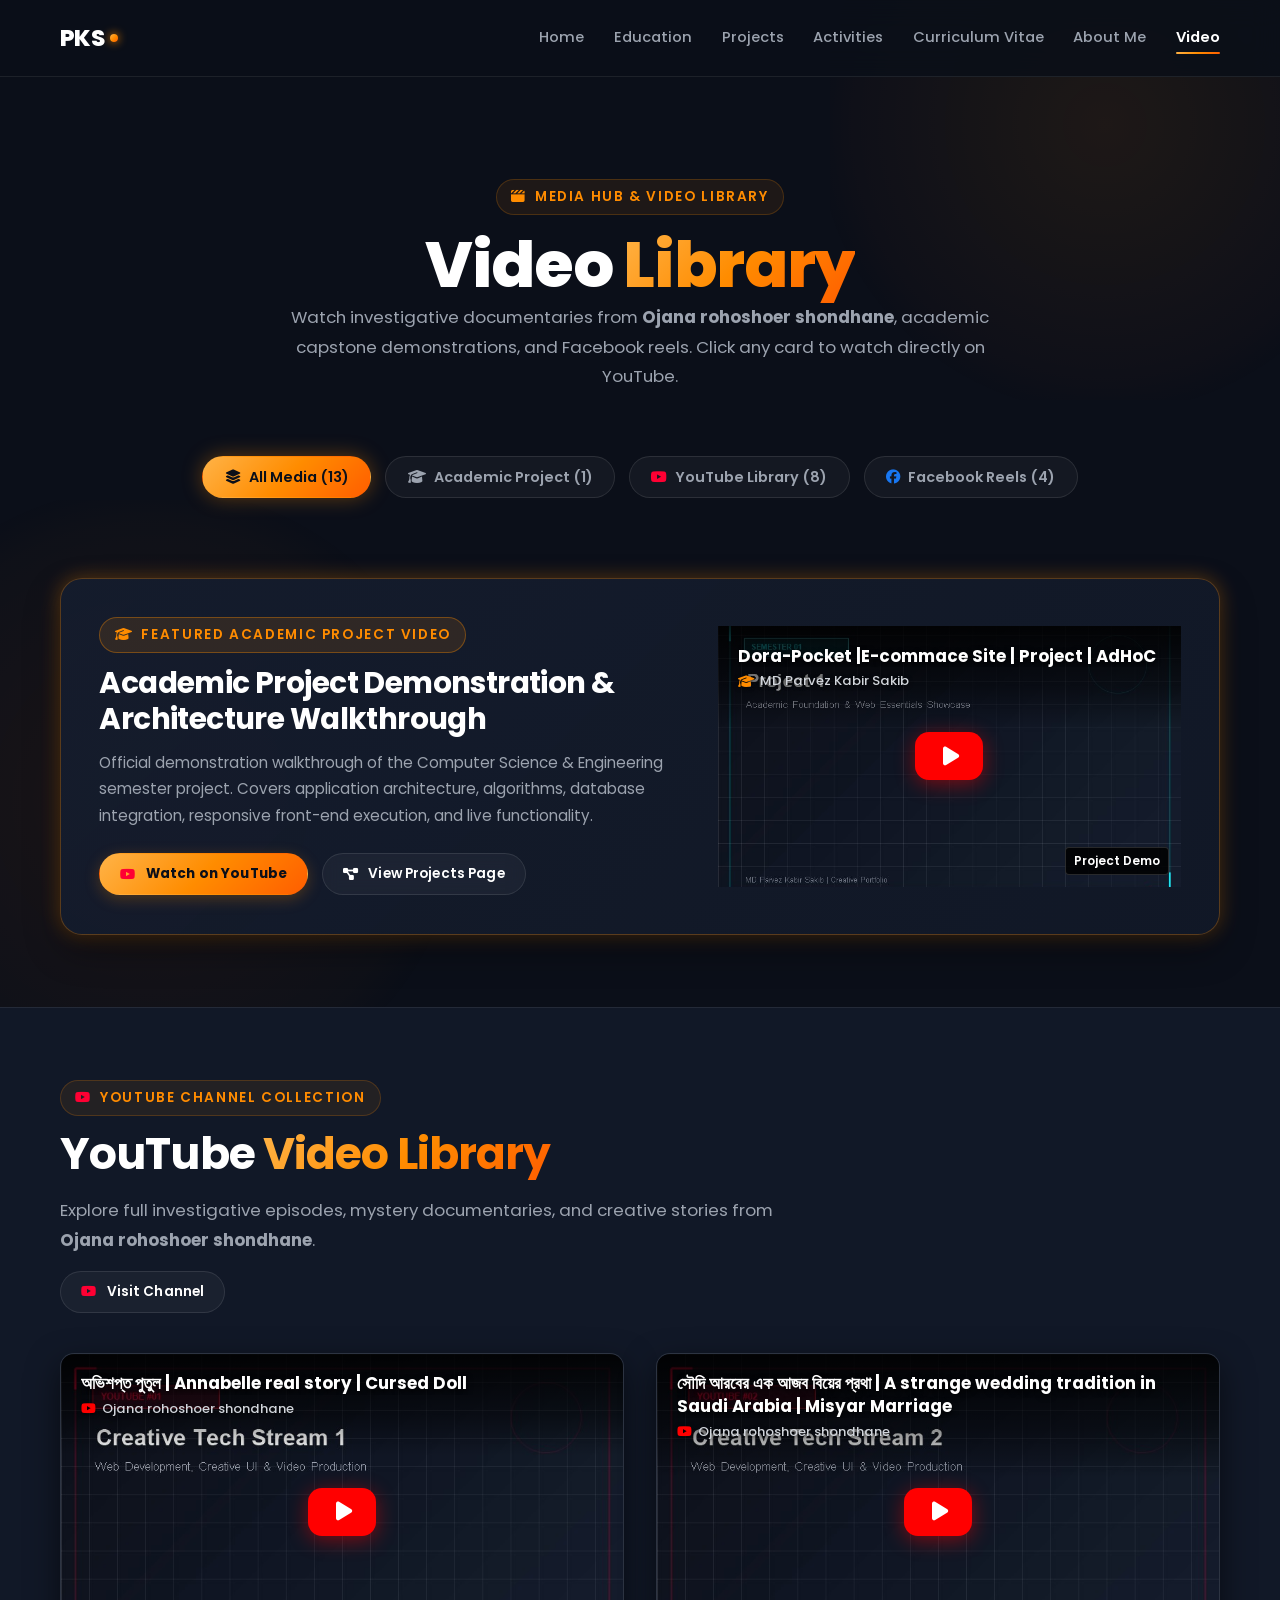
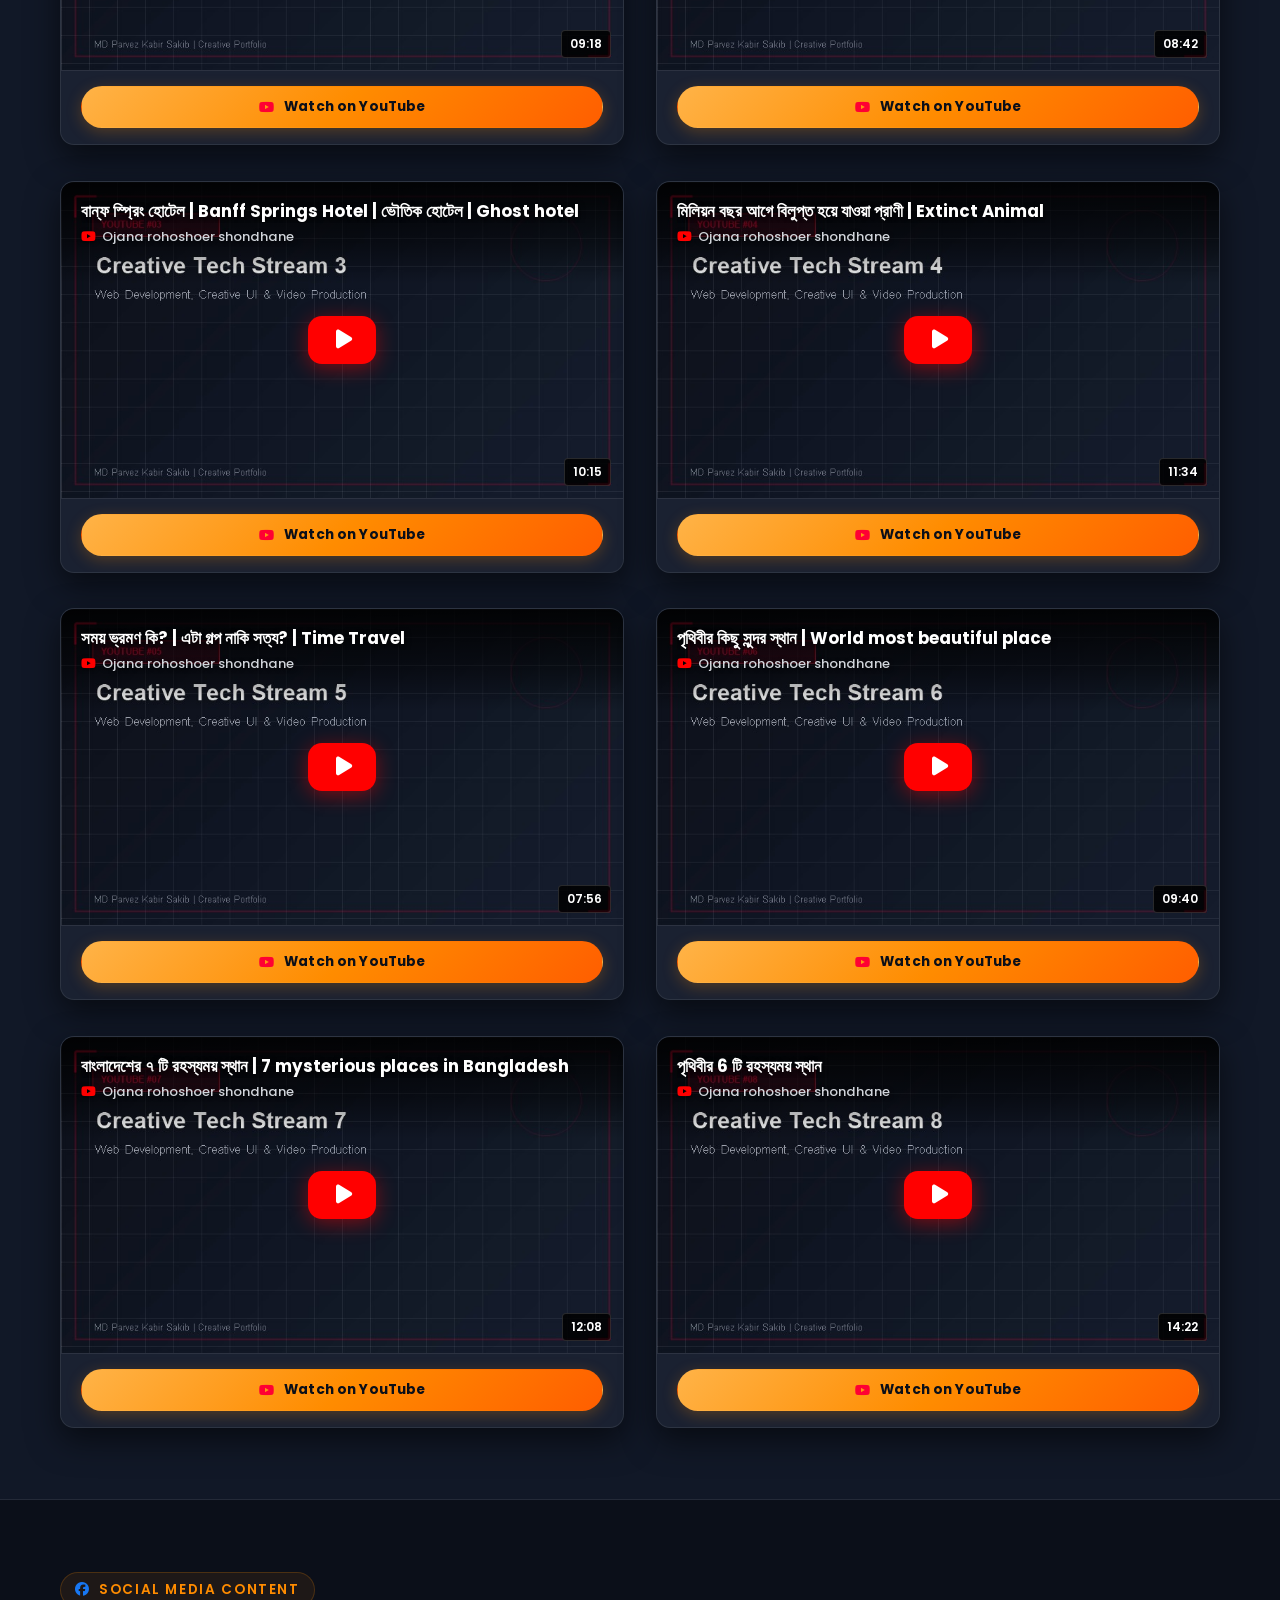
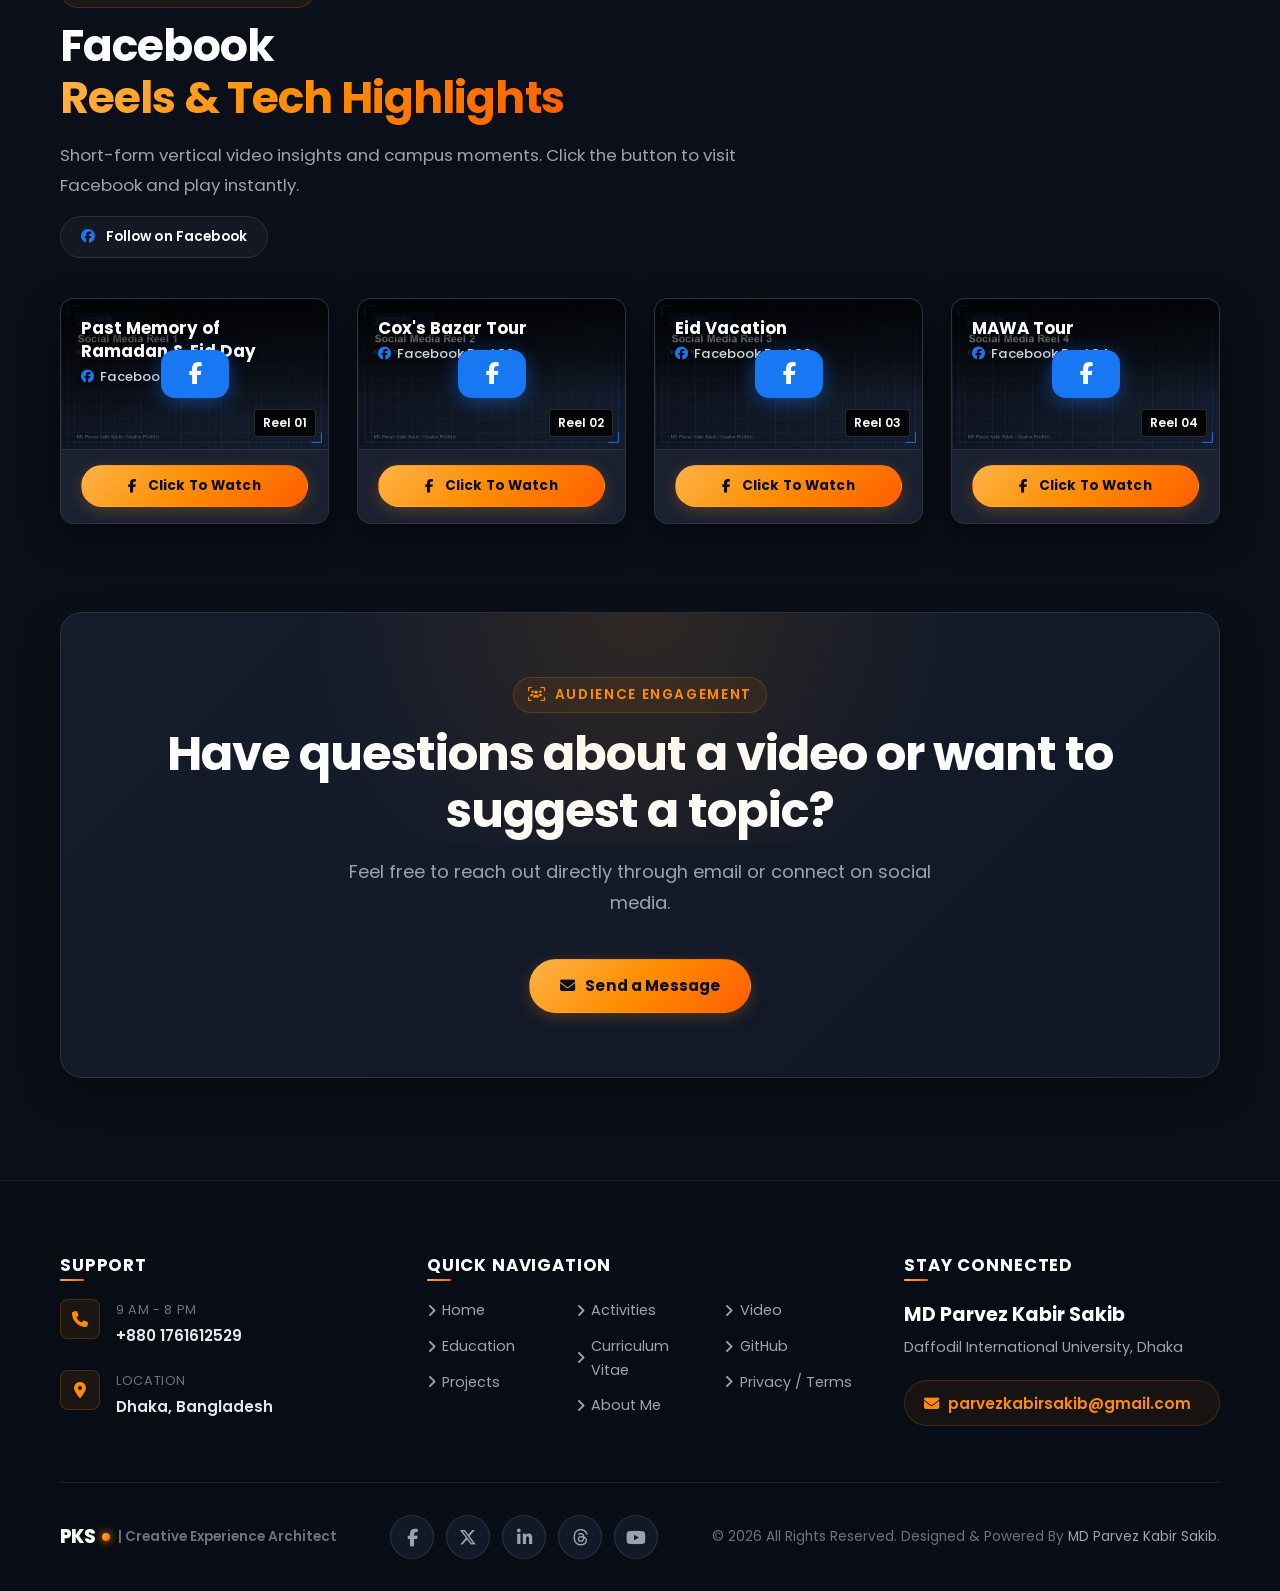
<file: video.html>
<!DOCTYPE html>
<html lang="en">

<head>
  <meta charset="UTF-8">
  <meta name="viewport" content="width=device-width, initial-scale=1.0">
  <meta name="referrer" content="strict-origin-when-cross-origin">
  <meta name="description"
    content="Video Library & Media Showcase of MD Parvez Kabir Sakib featuring YouTube tutorials, Academic Project walkthrough, and Facebook reels.">
  <meta name="author" content="MD Parvez Kabir Sakib">
  <meta name="theme-color" content="#0b0f19">
  <title>Video Library | MD Parvez Kabir Sakib</title>

  <!-- Favicon / Brand Logo -->
  <link rel="icon" type="image/png" href="[data-uri]">
  <link rel="icon" type="image/svg+xml" href="assets/images/favicon.svg?v=2">
  <link rel="icon" type="image/png" href="assets/images/favicon.png?v=2">
  <link rel="shortcut icon" href="favicon.ico?v=2">
  <link rel="apple-touch-icon" href="assets/images/favicon.png?v=2">

  <!-- Google Font: Poppins -->
  <link rel="preconnect" href="https://fonts.googleapis.com">
  <link rel="preconnect" href="https://fonts.gstatic.com" crossorigin>
  <link href="https://fonts.googleapis.com/css2?family=Poppins:wght@300;400;500;600;700;800&display=swap"
    rel="stylesheet">

  <!-- Font Awesome Icons -->
  <link rel="stylesheet" href="https://cdnjs.cloudflare.com/ajax/libs/font-awesome/6.5.1/css/all.min.css">

  <!-- Master Stylesheet -->
  <link rel="stylesheet" href="css/style.css">
</head>

<body>

  <!--NAVIGATION BAR-->
  <header class="site-header">
    <div class="container">
      <nav class="navbar" aria-label="Main Navigation">
        <a href="index.html" class="brand-logo" aria-label="MD Parvez Kabir Sakib Home">
          <span>PKS</span><span class="logo-dot"></span>
        </a>

        <button class="nav-toggle" aria-label="Toggle Navigation Menu" aria-expanded="false">
          <span></span>
          <span></span>
          <span></span>
        </button>

        <ul class="nav-menu">
          <li><a href="index.html" class="nav-link">Home</a></li>
          <li><a href="education.html" class="nav-link">Education</a></li>
          <li><a href="projects.html" class="nav-link">Projects</a></li>
          <li><a href="activities.html" class="nav-link">Activities</a></li>
          <li><a href="cv.html" class="nav-link">Curriculum Vitae</a></li>
          <li><a href="about.html" class="nav-link">About Me</a></li>
          <li><a href="video.html" class="nav-link active">Video</a></li>
        </ul>
      </nav>
    </div>
  </header>

  <main>
    <!--PAGE HERO BANNER-->
    <section class="section" style="padding-bottom: 2rem;">
      <div class="container">
        <div class="section-header reveal-item reveal-down">
          <span class="section-label"><i class="fa-solid fa-clapperboard"></i> Media Hub & Video Library</span>
          <h1>Video <span class="text-gradient">Library</span></h1>
          <p>Watch investigative documentaries from <strong>Ojana rohoshoer shondhane</strong>, academic capstone
            demonstrations, and Facebook reels. Click any card to watch directly on YouTube.</p>
        </div>

        <!-- Category Filter Tabs -->
        <div class="video-filter-bar reveal-item reveal-up delay-1">
          <button class="filter-btn active" data-filter="all">
            <i class="fa-solid fa-layer-group"></i> All Media (13)
          </button>
          <button class="filter-btn" data-filter="academic">
            <i class="fa-solid fa-graduation-cap"></i> Academic Project (1)
          </button>
          <button class="filter-btn" data-filter="youtube">
            <i class="fa-brands fa-youtube" style="color: #ff0033;"></i> YouTube Library (8)
          </button>
          <button class="filter-btn" data-filter="facebook">
            <i class="fa-brands fa-facebook" style="color: #1877f2;"></i> Facebook Reels (4)
          </button>
        </div>
      </div>
    </section>

    <!--SPOTLIGHT: ACADEMIC PROJECT VIDEO-->
    <section class="academic-spotlight-wrapper video-media-section" data-category="academic">
      <div class="container">
        <div class="academic-spotlight-card reveal-item reveal-up delay-2">

          <!-- Left: Information & Description -->
          <div class="academic-spotlight-info">
            <span class="section-label"
              style="background: rgba(255, 140, 0, 0.12); border-color: rgba(255, 140, 0, 0.35);">
              <i class="fa-solid fa-graduation-cap"></i> Featured Academic Project Video
            </span>
            <h3>Academic Project Demonstration & Architecture Walkthrough</h3>
            <p>
              Official demonstration walkthrough of the Computer Science & Engineering semester project. Covers
              application architecture, algorithms, database integration, responsive front-end execution, and live
              functionality.
            </p>
            <div style="display: flex; gap: 0.85rem; align-items: center; flex-wrap: wrap;">
              <a href="https://www.youtube.com/watch?v=nrmVHuRNnRA" target="_blank" rel="noopener noreferrer"
                class="btn btn-primary btn-sm">
                <i class="fa-brands fa-youtube" style="color: #ff0033;"></i> Watch on YouTube
              </a>
              <a href="projects.html" class="btn btn-secondary btn-sm">
                <i class="fa-solid fa-diagram-project"></i> View Projects Page
              </a>
            </div>
          </div>

          <!-- Right: Clickable Video Card (Opens YouTube Directly) -->
          <div>
            <a href="https://www.youtube.com/watch?v=nrmVHuRNnRA" target="_blank" rel="noopener noreferrer"
              id="academic-card" class="video-lib-card" aria-label="Watch Academic Project Video on YouTube">

              <img src="https://img.youtube.com/vi/nrmVHuRNnRA/hqdefault.jpg" alt="Academic Project Demonstration Video"
                class="video-lib-thumb" onerror="this.onerror=null; this.src='assets/images/project-1.jpg'"
                loading="eager">

              <div class="video-lib-top-overlay">
                <div class="video-lib-title">Dora-Pocket |E-commace Site | Project | AdHoC</div>
                <div class="video-lib-channel">
                  <i class="fa-solid fa-graduation-cap" style="color: var(--cyan-accent);"></i> MD Parvez Kabir Sakib
                </div>
              </div>

              <div class="video-yt-play-btn" aria-hidden="true">
                <i class="fa-solid fa-play"></i>
              </div>

              <span class="video-lib-duration">Project Demo</span>
            </a>
          </div>

        </div>
      </div>
    </section>

    <!--SECTION 01: YOUTUBE VIDEO LIBRARY (EXACTLY 8 VIDEOS, 2-COLUMN GRID)-->
    <section class="section section-alt video-media-section" data-category="youtube" style="padding: 4.5rem 0;">
      <div class="container">

        <div class="section-header text-left reveal-item reveal-up" style="margin-bottom: 2.5rem;">
          <div style="display: flex; justify-content: space-between; align-items: center; flex-wrap: wrap; gap: 1rem;">
            <div>
              <span class="section-label"><i class="fa-brands fa-youtube" style="color: #ff0033;"></i> YouTube Channel
                Collection</span>
              <h2>YouTube <span class="text-gradient">Video Library</span></h2>
              <p>Explore full investigative episodes, mystery documentaries, and creative stories from <strong>Ojana
                  rohoshoer shondhane</strong>.</p>
            </div>
            <a href="https://www.youtube.com/@ojanarohoshoershondhane9243" target="_blank" rel="noopener noreferrer"
              class="btn btn-secondary btn-sm">
              <i class="fa-brands fa-youtube" style="color: #ff0033;"></i> Visit Channel
            </a>
          </div>
        </div>

        <!-- 2-Column Responsive Video Library Grid (Matches Reference Design) -->
        <div class="video-library-grid">

          <!-- Video 1: cOyONlgnYEM -->
          <div class="video-lib-item reveal-item reveal-up delay-1">
            <a href="https://www.youtube.com/watch?v=cOyONlgnYEM" target="_blank" rel="noopener noreferrer"
              class="video-lib-card" aria-label="Watch অভিশপ্ত পুতুল | Annabelle real story on YouTube">
              <img src="https://img.youtube.com/vi/cOyONlgnYEM/hqdefault.jpg" alt="অভিশপ্ত পুতুল | Annabelle real story"
                class="video-lib-thumb" onerror="this.onerror=null; this.src='assets/images/video-thumb-1.jpg'"
                loading="lazy">
              <div class="video-lib-top-overlay">
                <div class="video-lib-title">অভিশপ্ত পুতুল | Annabelle real story | Cursed Doll</div>
                <div class="video-lib-channel"><i class="fa-brands fa-youtube"></i> Ojana rohoshoer shondhane</div>
              </div>
              <div class="video-yt-play-btn" aria-hidden="true"><i class="fa-solid fa-play"></i></div>
              <span class="video-lib-duration">09:18</span>
            </a>
            <div class="video-lib-actions">
              <a href="https://www.youtube.com/watch?v=cOyONlgnYEM" target="_blank" rel="noopener noreferrer"
                class="btn btn-primary btn-sm" style="width: 100%;">
                <i class="fa-brands fa-youtube" style="color: #ff0033;"></i> Watch on YouTube
              </a>
            </div>
          </div>

          <!-- Video 2: f-Ti_qt50nE -->
          <div class="video-lib-item reveal-item reveal-up delay-2">
            <a href="https://www.youtube.com/watch?v=f-Ti_qt50nE" target="_blank" rel="noopener noreferrer"
              class="video-lib-card" aria-label="Watch সৌদি আরবের এক আজব বিয়ের প্রথা on YouTube">
              <img src="https://img.youtube.com/vi/f-Ti_qt50nE/hqdefault.jpg" alt="সৌদি আরবের এক আজব বিয়ের প্রথা"
                class="video-lib-thumb" onerror="this.onerror=null; this.src='assets/images/video-thumb-2.jpg'"
                loading="lazy">
              <div class="video-lib-top-overlay">
                <div class="video-lib-title">সৌদি আরবের এক আজব বিয়ের প্রথা | A strange wedding tradition in Saudi Arabia | Misyar Marriage</div>
                <div class="video-lib-channel"><i class="fa-brands fa-youtube"></i> Ojana rohoshoer shondhane</div>
              </div>
              <div class="video-yt-play-btn" aria-hidden="true"><i class="fa-solid fa-play"></i></div>
              <span class="video-lib-duration">08:42</span>
            </a>
            <div class="video-lib-actions">
              <a href="https://www.youtube.com/watch?v=f-Ti_qt50nE" target="_blank" rel="noopener noreferrer"
                class="btn btn-primary btn-sm" style="width: 100%;">
                <i class="fa-brands fa-youtube" style="color: #ff0033;"></i> Watch on YouTube
              </a>
            </div>
          </div>

          <!-- Video 3: eseqIbfhqu8 -->
          <div class="video-lib-item reveal-item reveal-up delay-1">
            <a href="https://www.youtube.com/watch?v=eseqIbfhqu8" target="_blank" rel="noopener noreferrer"
              class="video-lib-card" aria-label="Watch রহস্যময় প্রাচীন ইতিহাস ও হারিয়ে যাওয়া সভ্যতা on YouTube">
              <img src="https://img.youtube.com/vi/eseqIbfhqu8/hqdefault.jpg"
                alt="রহস্যময় প্রাচীন ইতিহাস ও হারিয়ে যাওয়া সভ্যতা" class="video-lib-thumb"
                onerror="this.onerror=null; this.src='assets/images/video-thumb-3.jpg'" loading="lazy">
              <div class="video-lib-top-overlay">
                <div class="video-lib-title">বান্ফ স্প্রিং হোটেল | Banff Springs Hotel | ভৌতিক হোটেল | Ghost hotel
                </div>
                <div class="video-lib-channel"><i class="fa-brands fa-youtube"></i> Ojana rohoshoer shondhane</div>
              </div>
              <div class="video-yt-play-btn" aria-hidden="true"><i class="fa-solid fa-play"></i></div>
              <span class="video-lib-duration">10:15</span>
            </a>
            <div class="video-lib-actions">
              <a href="https://www.youtube.com/watch?v=eseqIbfhqu8" target="_blank" rel="noopener noreferrer"
                class="btn btn-primary btn-sm" style="width: 100%;">
                <i class="fa-brands fa-youtube" style="color: #ff0033;"></i> Watch on YouTube
              </a>
            </div>
          </div>

          <!-- Video 4: _FYNepNMkaU -->
          <div class="video-lib-item reveal-item reveal-up delay-2">
            <a href="https://www.youtube.com/watch?v=_FYNepNMkaU" target="_blank" rel="noopener noreferrer"
              class="video-lib-card" aria-label="Watch অজানা রহস্যের সন্ধান পর্ব ০১ on YouTube">
              <img src="https://img.youtube.com/vi/_FYNepNMkaU/hqdefault.jpg" alt="অজানা রহস্যের সন্ধান পর্ব ০১"
                class="video-lib-thumb" onerror="this.onerror=null; this.src='assets/images/video-thumb-4.jpg'"
                loading="lazy">
              <div class="video-lib-top-overlay">
                <div class="video-lib-title">মিলিয়ন বছর আগে বিলুপ্ত হয়ে যাওয়া প্রাণী | Extinct Animal</div>
                <div class="video-lib-channel"><i class="fa-brands fa-youtube"></i> Ojana rohoshoer shondhane</div>
              </div>
              <div class="video-yt-play-btn" aria-hidden="true"><i class="fa-solid fa-play"></i></div>
              <span class="video-lib-duration">11:34</span>
            </a>
            <div class="video-lib-actions">
              <a href="https://www.youtube.com/watch?v=_FYNepNMkaU" target="_blank" rel="noopener noreferrer"
                class="btn btn-primary btn-sm" style="width: 100%;">
                <i class="fa-brands fa-youtube" style="color: #ff0033;"></i> Watch on YouTube
              </a>
            </div>
          </div>

          <!-- Video 5: vWIcdQmuPng -->
          <div class="video-lib-item reveal-item reveal-up delay-1">
            <a href="https://www.youtube.com/watch?v=vWIcdQmuPng" target="_blank" rel="noopener noreferrer"
              class="video-lib-card" aria-label="Watch রহস্যজনক প্রাচীন স্থাপত্য ও বিজ্ঞান on YouTube">
              <img src="https://img.youtube.com/vi/vWIcdQmuPng/hqdefault.jpg" alt="রহস্যজনক প্রাচীন স্থাপত্য ও বিজ্ঞান"
                class="video-lib-thumb" onerror="this.onerror=null; this.src='assets/images/video-thumb-5.jpg'"
                loading="lazy">
              <div class="video-lib-top-overlay">
                <div class="video-lib-title">সময় ভ্রমণ কি? | এটা গল্প নাকি সত্য? | Time Travel</div>
                <div class="video-lib-channel"><i class="fa-brands fa-youtube"></i> Ojana rohoshoer shondhane</div>
              </div>
              <div class="video-yt-play-btn" aria-hidden="true"><i class="fa-solid fa-play"></i></div>
              <span class="video-lib-duration">07:56</span>
            </a>
            <div class="video-lib-actions">
              <a href="https://www.youtube.com/watch?v=vWIcdQmuPng" target="_blank" rel="noopener noreferrer"
                class="btn btn-primary btn-sm" style="width: 100%;">
                <i class="fa-brands fa-youtube" style="color: #ff0033;"></i> Watch on YouTube
              </a>
            </div>
          </div>

          <!-- Video 6: x81RcjE1cTs -->
          <div class="video-lib-item reveal-item reveal-up delay-2">
            <a href="https://www.youtube.com/watch?v=x81RcjE1cTs" target="_blank" rel="noopener noreferrer"
              class="video-lib-card" aria-label="Watch অদ্ভুত মহাজাগতিক রহস্য ও ঘটনা on YouTube">
              <img src="https://img.youtube.com/vi/x81RcjE1cTs/hqdefault.jpg" alt="অদ্ভুত মহাজাগতিক রহস্য ও ঘটনা"
                class="video-lib-thumb" onerror="this.onerror=null; this.src='assets/images/video-thumb-6.jpg'"
                loading="lazy">
              <div class="video-lib-top-overlay">
                <div class="video-lib-title">পৃথিবীর কিছু সুন্দর স্থান | World most beautiful place</div>
                <div class="video-lib-channel"><i class="fa-brands fa-youtube"></i> Ojana rohoshoer shondhane</div>
              </div>
              <div class="video-yt-play-btn" aria-hidden="true"><i class="fa-solid fa-play"></i></div>
              <span class="video-lib-duration">09:40</span>
            </a>
            <div class="video-lib-actions">
              <a href="https://www.youtube.com/watch?v=x81RcjE1cTs" target="_blank" rel="noopener noreferrer"
                class="btn btn-primary btn-sm" style="width: 100%;">
                <i class="fa-brands fa-youtube" style="color: #ff0033;"></i> Watch on YouTube
              </a>
            </div>
          </div>

          <!-- Video 7: U2lfQs9kjqU -->
          <div class="video-lib-item reveal-item reveal-up delay-1">
            <a href="https://www.youtube.com/watch?v=U2lfQs9kjqU" target="_blank" rel="noopener noreferrer"
              class="video-lib-card" aria-label="Watch পৃথিবীর সবচেয়ে দুর্গম ও রহস্যময় স্থান on YouTube">
              <img src="https://img.youtube.com/vi/U2lfQs9kjqU/hqdefault.jpg"
                alt="পৃথিবীর সবচেয়ে দুর্গম ও রহস্যময় স্থান" class="video-lib-thumb"
                onerror="this.onerror=null; this.src='assets/images/video-thumb-7.jpg'" loading="lazy">
              <div class="video-lib-top-overlay">
                <div class="video-lib-title">বাংলাদেশের ৭ টি রহস্যময় স্থান | 7 mysterious places in Bangladesh</div>
                <div class="video-lib-channel"><i class="fa-brands fa-youtube"></i> Ojana rohoshoer shondhane</div>
              </div>
              <div class="video-yt-play-btn" aria-hidden="true"><i class="fa-solid fa-play"></i></div>
              <span class="video-lib-duration">12:08</span>
            </a>
            <div class="video-lib-actions">
              <a href="https://www.youtube.com/watch?v=U2lfQs9kjqU" target="_blank" rel="noopener noreferrer"
                class="btn btn-primary btn-sm" style="width: 100%;">
                <i class="fa-brands fa-youtube" style="color: #ff0033;"></i> Watch on YouTube
              </a>
            </div>
          </div>

          <!-- Video 8: LRXXv54TLu4 -->
          <div class="video-lib-item reveal-item reveal-up delay-2">
            <a href="https://www.youtube.com/watch?v=LRXXv54TLu4" target="_blank" rel="noopener noreferrer"
              class="video-lib-card" aria-label="Watch রহস্যময় দ্বীপের অজানা কাহিনী on YouTube">
              <img src="https://img.youtube.com/vi/LRXXv54TLu4/hqdefault.jpg" alt="রহস্যময় দ্বীপের অজানা কাহিনী"
                class="video-lib-thumb" onerror="this.onerror=null; this.src='assets/images/video-thumb-8.jpg'"
                loading="lazy">
              <div class="video-lib-top-overlay">
                <div class="video-lib-title">পৃথিবীর 6 টি রহস্যময় স্থান</div>
                <div class="video-lib-channel"><i class="fa-brands fa-youtube"></i> Ojana rohoshoer shondhane</div>
              </div>
              <div class="video-yt-play-btn" aria-hidden="true"><i class="fa-solid fa-play"></i></div>
              <span class="video-lib-duration">14:22</span>
            </a>
            <div class="video-lib-actions">
              <a href="https://www.youtube.com/watch?v=LRXXv54TLu4" target="_blank" rel="noopener noreferrer"
                class="btn btn-primary btn-sm" style="width: 100%;">
                <i class="fa-brands fa-youtube" style="color: #ff0033;"></i> Watch on YouTube
              </a>
            </div>
          </div>

        </div>

      </div>
    </section>

    <!--SECTION 02: FACEBOOK REELS SHOWCASE (EXACTLY 4 REELS WITH 1-CLICK BUTTONS)-->
    <section class="section video-media-section" data-category="facebook" style="padding: 4.5rem 0;">
      <div class="container">

        <div class="section-header text-left reveal-item reveal-up" style="margin-bottom: 2.5rem;">
          <div style="display: flex; justify-content: space-between; align-items: center; flex-wrap: wrap; gap: 1rem;">
            <div>
              <span class="section-label"><i class="fa-brands fa-facebook" style="color: #1877f2;"></i> Social Media
                Content</span>
              <h2>Facebook <span class="text-gradient">Reels & Tech Highlights</span></h2>
              <p>Short-form vertical video insights and campus moments. Click the button to visit Facebook and play
                instantly.</p>
            </div>
            <a href="https://www.facebook.com/parvezkabirsakib/" target="_blank" rel="noopener noreferrer"
              class="btn btn-secondary btn-sm">
              <i class="fa-brands fa-facebook" style="color: #1877f2;"></i> Follow on Facebook
            </a>
          </div>
        </div>

        <!-- 4-Column Responsive Reels Grid with 1-Click Buttons -->
        <div class="video-reels-grid">

          <!-- Reel 1: 4853653504861491 -->
          <div class="video-lib-item reveal-item reveal-scale delay-1">
            <a href="https://www.facebook.com/reel/4853653504861491" target="_blank" rel="noopener noreferrer"
              class="video-lib-card" style="aspect-ratio: 16 / 9;" aria-label="Watch Facebook Reel 01">
              <img src="assets/images/video-fb-1.jpg" alt="Facebook Reel 01" class="video-lib-thumb" loading="lazy">
              <div class="video-lib-top-overlay">
                <div class="video-lib-title">Past Memory of Ramadan & Eid Day</div>
                <div class="video-lib-channel"><i class="fa-brands fa-facebook" style="color: #1877f2;"></i> Facebook
                  Reel 01</div>
              </div>
              <div class="video-fb-play-btn" aria-hidden="true"><i class="fa-brands fa-facebook-f"></i></div>
              <span class="video-lib-duration">Reel 01</span>
            </a>
            <div class="video-lib-actions">
              <a href="https://www.facebook.com/reel/4853653504861491" target="_blank" rel="noopener noreferrer"
                class="btn btn-primary btn-sm" style="width: 100%;">
                <i class="fa-brands fa-facebook-f"></i>Click To Watch
              </a>
            </div>
          </div>

          <!-- Reel 2: 697656012989044 -->
          <div class="video-lib-item reveal-item reveal-scale delay-2">
            <a href="https://www.facebook.com/reel/697656012989044" target="_blank" rel="noopener noreferrer"
              class="video-lib-card" style="aspect-ratio: 16 / 9;" aria-label="Watch Facebook Reel 02">
              <img src="assets/images/video-fb-2.jpg" alt="Facebook Reel 02" class="video-lib-thumb" loading="lazy">
              <div class="video-lib-top-overlay">
                <div class="video-lib-title">Cox's Bazar Tour</div>
                <div class="video-lib-channel"><i class="fa-brands fa-facebook" style="color: #1877f2;"></i> Facebook
                  Reel 02</div>
              </div>
              <div class="video-fb-play-btn" aria-hidden="true"><i class="fa-brands fa-facebook-f"></i></div>
              <span class="video-lib-duration">Reel 02</span>
            </a>
            <div class="video-lib-actions">
              <a href="https://www.facebook.com/reel/697656012989044" target="_blank" rel="noopener noreferrer"
                class="btn btn-primary btn-sm" style="width: 100%;">
                <i class="fa-brands fa-facebook-f"></i>Click To Watch
              </a>
            </div>
          </div>

          <!-- Reel 3: 590208967367436 -->
          <div class="video-lib-item reveal-item reveal-scale delay-3">
            <a href="https://www.facebook.com/reel/590208967367436" target="_blank" rel="noopener noreferrer"
              class="video-lib-card" style="aspect-ratio: 16 / 9;" aria-label="Watch Facebook Reel 03">
              <img src="assets/images/video-fb-3.jpg" alt="Facebook Reel 03" class="video-lib-thumb" loading="lazy">
              <div class="video-lib-top-overlay">
                <div class="video-lib-title">Eid Vacation</div>
                <div class="video-lib-channel"><i class="fa-brands fa-facebook" style="color: #1877f2;"></i> Facebook
                  Reel 03</div>
              </div>
              <div class="video-fb-play-btn" aria-hidden="true"><i class="fa-brands fa-facebook-f"></i></div>
              <span class="video-lib-duration">Reel 03</span>
            </a>
            <div class="video-lib-actions">
              <a href="https://www.facebook.com/reel/590208967367436" target="_blank" rel="noopener noreferrer"
                class="btn btn-primary btn-sm" style="width: 100%;">
                <i class="fa-brands fa-facebook-f"></i>Click To Watch
              </a>
            </div>
          </div>

          <!-- Reel 4: 1731743704258465 -->
          <div class="video-lib-item reveal-item reveal-scale delay-4">
            <a href="https://www.facebook.com/reel/1731743704258465" target="_blank" rel="noopener noreferrer"
              class="video-lib-card" style="aspect-ratio: 16 / 9;" aria-label="Watch Facebook Reel 04">
              <img src="assets/images/video-fb-4.jpg" alt="Facebook Reel 04" class="video-lib-thumb" loading="lazy">
              <div class="video-lib-top-overlay">
                <div class="video-lib-title">MAWA Tour</div>
                <div class="video-lib-channel"><i class="fa-brands fa-facebook" style="color: #1877f2;"></i> Facebook
                  Reel 04</div>
              </div>
              <div class="video-fb-play-btn" aria-hidden="true"><i class="fa-brands fa-facebook-f"></i></div>
              <span class="video-lib-duration">Reel 04</span>
            </a>
            <div class="video-lib-actions">
              <a href="https://www.facebook.com/reel/1731743704258465" target="_blank" rel="noopener noreferrer"
                class="btn btn-primary btn-sm" style="width: 100%;">
                <i class="fa-brands fa-facebook-f"></i>Click To Watch
              </a>
            </div>
          </div>

        </div>

      </div>
    </section>

    <!-- Call to action -->
    <section class="section" style="padding-top: 1rem;">
      <div class="container">
        <div class="cta-banner reveal-item reveal-scale">
          <span class="section-label"><i class="fa-solid fa-users-viewfinder"></i> Audience Engagement</span>
          <h2>Have questions about a video or want to suggest a topic?</h2>
          <p>Feel free to reach out directly through email or connect on social media.</p>
          <a href="about.html#contact" class="btn btn-primary">
            <i class="fa-solid fa-envelope"></i> Send a Message
          </a>
        </div>
      </div>
    </section>
  </main>

  <!--FOOTER-->
  <footer class="site-footer">
    <div class="container">
      <div class="footer-top-grid">

        <!-- COLUMN 01 — SUPPORT -->
        <div class="footer-col">
          <h4 class="footer-col-title">Support</h4>
          <div class="footer-contact-cards">
            <div class="footer-contact-item">
              <div class="footer-contact-icon">
                <i class="fa-solid fa-phone"></i>
              </div>
              <div class="footer-contact-text">
                <span>9 AM - 8 PM</span>
                <a href="tel:+8801761612529">+880 1761612529</a>
              </div>
            </div>

            <div class="footer-contact-item">
              <div class="footer-contact-icon">
                <i class="fa-solid fa-location-dot"></i>
              </div>
              <div class="footer-contact-text">
                <span>Location</span>
                <strong>Dhaka, Bangladesh</strong>
              </div>
            </div>
          </div>
        </div>

        <!-- COLUMN 02 — ABOUT ME / QUICK LINKS -->
        <div class="footer-col">
          <h4 class="footer-col-title">Quick Navigation</h4>
          <div class="footer-links-grid">
            <div class="footer-links-group">
              <a href="index.html" class="footer-link"><i class="fa-solid fa-angle-right"></i> Home</a>
              <a href="education.html" class="footer-link"><i class="fa-solid fa-angle-right"></i> Education</a>
              <a href="projects.html" class="footer-link"><i class="fa-solid fa-angle-right"></i> Projects</a>
            </div>
            <div class="footer-links-group">
              <a href="activities.html" class="footer-link"><i class="fa-solid fa-angle-right"></i> Activities</a>
              <a href="cv.html" class="footer-link"><i class="fa-solid fa-angle-right"></i> Curriculum Vitae</a>
              <a href="about.html" class="footer-link"><i class="fa-solid fa-angle-right"></i> About Me</a>
            </div>
            <div class="footer-links-group">
              <a href="video.html" class="footer-link"><i class="fa-solid fa-angle-right"></i> Video</a>
              <a href="https://github.com/parvezkabirsakib" target="_blank" rel="noopener noreferrer"
                class="footer-link"><i class="fa-solid fa-angle-right"></i> GitHub</a>
              <a href="about.html#terms" class="footer-link"><i class="fa-solid fa-angle-right"></i> Privacy / Terms</a>
            </div>
          </div>
        </div>

        <!-- COLUMN 03 — STAY CONNECTED -->
        <div class="footer-col">
          <h4 class="footer-col-title">Stay Connected</h4>
          <div class="footer-connected-block">
            <div class="footer-author-name">MD Parvez Kabir Sakib</div>
            <div class="footer-author-uni">Daffodil International University, Dhaka</div>
            <a href="mailto:parvezkabirsakib@gmail.com" class="footer-email-link">
              <i class="fa-solid fa-envelope"></i> parvezkabirsakib@gmail.com
            </a>
          </div>
        </div>

      </div>

      <!-- FOOTER BOTTOM -->
      <div class="footer-bottom">
        <div class="footer-badge-wrap">
          <span class="brand-logo" style="font-size: 1.15rem;">PKS<span class="logo-dot"></span></span>
          <span>| Creative Experience Architect</span>
        </div>

        <div class="footer-social-icons">
          <a href="https://www.facebook.com/parvezkabirsakib/" target="_blank" rel="noopener noreferrer"
            class="social-btn" aria-label="Facebook">
            <i class="fa-brands fa-facebook-f"></i>
          </a>
          <a href="https://x.com/ParvezKabir03" target="_blank" rel="noopener noreferrer" class="social-btn"
            aria-label="X (Twitter)">
            <i class="fa-brands fa-x-twitter"></i>
          </a>
          <a href="https://www.linkedin.com/in/parvez-kabir-sakib-220777326/" target="_blank" rel="noopener noreferrer"
            class="social-btn" aria-label="LinkedIn">
            <i class="fa-brands fa-linkedin-in"></i>
          </a>
          <a href="https://www.threads.com/@parvezkabirsakib" target="_blank" rel="noopener noreferrer"
            class="social-btn" aria-label="Threads">
            <i class="fa-brands fa-threads"></i>
          </a>
          <a href="https://www.youtube.com/@ojanarohoshoershondhane9243" target="_blank" rel="noopener noreferrer"
            class="social-btn" aria-label="YouTube">
            <i class="fa-brands fa-youtube"></i>
          </a>
        </div>

        <div class="footer-copyright">
          © 2026 All Rights Reserved. Designed & Powered By <span>MD Parvez Kabir Sakib</span>.
        </div>
      </div>
    </div>
  </footer>

  <script src="js/script.js" defer></script>
</body>

</html>
</file>
<file: css/style.css>
/* 1. CSS VARIABLES & DESIGN TOKENS */
:root {
  /* Color Identity */
  --bg-primary: #0b0f19;
  --bg-secondary: #111827;
  --bg-card: #151d2d;
  --bg-card-hover: #1a2438;
  --bg-card-subtle: rgba(21, 29, 45, 0.65);
  --bg-glass: rgba(21, 29, 45, 0.72);
  --bg-glass-nav: rgba(11, 15, 25, 0.88);

  /* Borders & Dividers */
  --border-subtle: rgba(255, 255, 255, 0.08);
  --border-card: rgba(255, 255, 255, 0.1);
  --border-highlight: rgba(255, 140, 0, 0.45);
  --border-glow: rgba(255, 140, 0, 0.25);

  /* Typography Colors */
  --text-primary: #ffffff;
  --text-secondary: #9ca3af;
  --text-muted: #6b7280;
  --text-contrast: #e5e7eb;

  /* Premium Gradient Orange */
  --gradient-orange: linear-gradient(135deg, #FFB347 0%, #FF8C00 50%, #FF5E00 100%);
  --gradient-orange-reverse: linear-gradient(135deg, #FF5E00 0%, #FF8C00 50%, #FFB347 100%);
  --gradient-orange-subtle: linear-gradient(135deg, rgba(255, 179, 71, 0.15) 0%, rgba(255, 140, 0, 0.10) 50%, rgba(255, 94, 0, 0.05) 100%);
  --gradient-dark-card: linear-gradient(180deg, rgba(21, 29, 45, 0.9) 0%, rgba(17, 24, 39, 0.95) 100%);

  /* Orange Tokens */
  --orange-primary: #FF8C00;
  --orange-secondary: #FFB347;
  --orange-deep: #FF5E00;
  --orange-glow: rgba(255, 140, 0, 0.35);
  --orange-glow-hover: 0 0 20px rgba(255, 140, 0, 0.40);
  --hover-glow: 0 0 20px rgba(255, 140, 0, 0.40);

  /* Aliased Design Tokens for 100% System Compatibility */
  --gradient-blue: var(--gradient-orange);
  --gradient-blue-reverse: var(--gradient-orange-reverse);
  --gradient-blue-subtle: var(--gradient-orange-subtle);
  --cyan-accent: #FF8C00;
  --blue-mid: #FFB347;
  --blue-deep: #FF5E00;
  --blue-glow: 0 0 20px rgba(255, 140, 0, 0.35);
  --blue-glow-hover: 0 0 20px rgba(255, 140, 0, 0.40);
  --card-shadow: 0 15px 35px rgba(0, 0, 0, 0.4);
  --card-shadow-hover: 0 22px 45px rgba(0, 0, 0, 0.6);

  /* Typography System */
  --font-family: 'Poppins', -apple-system, BlinkMacSystemFont, 'Segoe UI', Roboto, Helvetica, Arial, sans-serif;

  /* Layout & Spacing */
  --container-width: 1240px;
  --container-padding: clamp(1.25rem, 4vw, 2.5rem);
  --section-spacing-y: clamp(4.5rem, 8vw, 7.5rem);
  --border-radius-sm: 8px;
  --border-radius-md: 14px;
  --border-radius-lg: 22px;
  --border-radius-full: 9999px;

  /* Transitions */
  --transition-fast: 0.22s cubic-bezier(0.16, 1, 0.3, 1);
  --transition-normal: 0.35s cubic-bezier(0.16, 1, 0.3, 1);
  --transition-slow: 0.65s cubic-bezier(0.16, 1, 0.3, 1);
}

/*GLOBAL RESETS & FOUNDATION */
*,
*::before,
*::after {
  box-sizing: border-box;
  margin: 0;
  padding: 0;
}

html {
  font-family: var(--font-family);
  font-size: 16px;
  scroll-behavior: smooth;
  background-color: var(--bg-primary);
  color: var(--text-primary);
  text-rendering: optimizeLegibility;
  -webkit-font-smoothing: antialiased;
  -moz-osx-font-smoothing: grayscale;
}

body {
  background-color: var(--bg-primary);
  color: var(--text-primary);
  min-height: 100vh;
  display: flex;
  flex-direction: column;
  overflow-x: hidden;
  position: relative;
  line-height: 1.65;
}

/* Ambient Subtle Background Glow */
body::before {
  content: "";
  position: fixed;
  top: -150px;
  right: -100px;
  width: 550px;
  height: 550px;
  background: radial-gradient(circle, rgba(255, 140, 0, 0.08) 0%, rgba(255, 94, 0, 0.02) 65%, transparent 75%);
  pointer-events: none;
  z-index: 0;
}

body::after {
  content: "";
  position: fixed;
  bottom: -200px;
  left: -150px;
  width: 600px;
  height: 600px;
  background: radial-gradient(circle, rgba(255, 94, 0, 0.07) 0%, rgba(255, 140, 0, 0.02) 65%, transparent 75%);
  pointer-events: none;
  z-index: 0;
}

img,
svg,
video {
  display: block;
  max-width: 100%;
  height: auto;
}

a {
  color: inherit;
  text-decoration: none;
  transition: color var(--transition-fast);
}

button {
  font-family: inherit;
  background: none;
  border: none;
  cursor: pointer;
  color: inherit;
}

ul,
ol {
  list-style: none;
}

/* Custom Scrollbar */
::-webkit-scrollbar {
  width: 9px;
}

::-webkit-scrollbar-track {
  background: var(--bg-primary);
}

::-webkit-scrollbar-thumb {
  background: #1f293d;
  border-radius: var(--border-radius-full);
  border: 2px solid var(--bg-primary);
}

::-webkit-scrollbar-thumb:hover {
  background: linear-gradient(180deg, #FFB347, #FF5E00);
}

/* Selection Color */
::selection {
  background: rgba(255, 140, 0, 0.35);
  color: #ffffff;
}

/*TYPOGRAPHY HIERARCHY */
h1,
h2,
h3,
h4,
h5,
h6 {
  font-weight: 700;
  line-height: 1.2;
  color: var(--text-primary);
  letter-spacing: -0.02em;
}

h1 {
  font-size: clamp(2.4rem, 5vw, 4.2rem);
  font-weight: 800;
}

h2 {
  font-size: clamp(1.85rem, 3.8vw, 2.75rem);
  font-weight: 700;
}

h3 {
  font-size: clamp(1.35rem, 2.4vw, 1.85rem);
}

h4 {
  font-size: clamp(1.1rem, 1.8vw, 1.35rem);
}

p {
  color: var(--text-secondary);
  font-size: clamp(0.95rem, 1.1vw, 1.05rem);
  line-height: 1.75;
}

.text-gradient {
  background: var(--gradient-blue);
  -webkit-background-clip: text;
  -webkit-text-fill-color: transparent;
  display: inline-block;
}

.text-muted {
  color: var(--text-muted);
}

.section-label {
  display: inline-flex;
  align-items: center;
  gap: 0.5rem;
  font-size: 0.85rem;
  font-weight: 600;
  letter-spacing: 0.12em;
  text-transform: uppercase;
  color: var(--cyan-accent);
  margin-bottom: 0.75rem;
  background: rgba(255, 140, 0, 0.08);
  padding: 0.35rem 0.9rem;
  border-radius: var(--border-radius-full);
  border: 1px solid rgba(255, 140, 0, 0.2);
}

.section-header {
  text-align: center;
  max-width: 720px;
  margin: 0 auto clamp(2.5rem, 5vw, 4rem);
}

.section-header.text-left {
  text-align: left;
  margin-left: 0;
}

.section-header h2 {
  margin-bottom: 1rem;
}

.section-header p {
  color: var(--text-secondary);
  font-size: 1.05rem;
}

/*LAYOUT CONTAINERS & UTILITIES*/
.container {
  width: 100%;
  max-width: var(--container-width);
  margin: 0 auto;
  padding: 0 var(--container-padding);
  position: relative;
  z-index: 1;
}

.section {
  padding: var(--section-spacing-y) 0;
  position: relative;
  z-index: 1;
}

.section-alt {
  background-color: var(--bg-secondary);
  border-top: 1px solid var(--border-subtle);
  border-bottom: 1px solid var(--border-subtle);
}

/* Flex / Grid Utilities */
.grid {
  display: grid;
  gap: 2rem;
}

.grid-2 {
  grid-template-columns: repeat(2, 1fr);
}

.grid-3 {
  grid-template-columns: repeat(3, 1fr);
}

.grid-4 {
  grid-template-columns: repeat(4, 1fr);
}

/*BUTTONS & INTERACTIVE ELEMENTS*/
.btn {
  display: inline-flex;
  align-items: center;
  justify-content: center;
  gap: 0.65rem;
  padding: 0.85rem 1.85rem;
  font-size: 0.95rem;
  font-weight: 600;
  border-radius: var(--border-radius-full);
  transition: all var(--transition-normal);
  position: relative;
  overflow: hidden;
  letter-spacing: 0.01em;
  white-space: nowrap;
  text-decoration: none;
}

.btn-primary {
  background: var(--gradient-blue);
  color: #0b0f19;
  font-weight: 700;
  box-shadow: 0 4px 15px rgba(255, 140, 0, 0.25);
  border: 1px solid transparent;
}

.btn-primary:hover {
  transform: translateY(-3px);
  box-shadow: var(--blue-glow-hover);
  color: #000000;
}

.btn-secondary {
  background: rgba(255, 255, 255, 0.04);
  color: var(--text-primary);
  border: 1px solid var(--border-card);
  backdrop-filter: blur(8px);
}

.btn-secondary:hover {
  background: rgba(255, 255, 255, 0.08);
  border-color: var(--cyan-accent);
  color: #ffffff;
  transform: translateY(-3px);
  box-shadow: 0 6px 20px rgba(255, 140, 0, 0.15);
}

.btn-outline {
  background: transparent;
  color: var(--cyan-accent);
  border: 1px solid rgba(255, 140, 0, 0.4);
}

.btn-outline:hover {
  background: rgba(255, 140, 0, 0.1);
  border-color: var(--cyan-accent);
  box-shadow: var(--blue-glow);
  transform: translateY(-2px);
}

.btn-sm {
  padding: 0.55rem 1.25rem;
  font-size: 0.85rem;
}

/* Circular Social Button */
.social-btn {
  display: inline-flex;
  align-items: center;
  justify-content: center;
  width: 44px;
  height: 44px;
  border-radius: var(--border-radius-full);
  background: rgba(21, 29, 45, 0.8);
  border: 1px solid var(--border-card);
  color: var(--text-secondary);
  font-size: 1.1rem;
  transition: all var(--transition-fast);
}

.social-btn:hover {
  color: #0b0f19;
  background: var(--gradient-blue);
  border-color: transparent;
  transform: translateY(-3px);
  box-shadow: var(--blue-glow);
}

/*GLOBAL NAVIGATION (GLASSMORPHIC STICKY NAVBAR) */
.site-header {
  position: sticky;
  top: 0;
  left: 0;
  width: 100%;
  z-index: 1000;
  background: var(--bg-glass-nav);
  backdrop-filter: blur(14px);
  -webkit-backdrop-filter: blur(14px);
  border-bottom: 1px solid var(--border-subtle);
  transition: padding var(--transition-fast), background var(--transition-fast);
}

.navbar {
  display: flex;
  align-items: center;
  justify-content: space-between;
  height: 76px;
}

/* Logo */
.brand-logo {
  display: inline-flex;
  align-items: center;
  gap: 0.4rem;
  font-size: 1.45rem;
  font-weight: 800;
  letter-spacing: -0.03em;
  color: #ffffff;
}

.brand-logo .logo-dot {
  display: inline-block;
  width: 8px;
  height: 8px;
  border-radius: 50%;
  background: var(--gradient-blue);
  box-shadow: 0 0 10px var(--cyan-accent);
}

/* Navigation Links */
.nav-menu {
  display: flex;
  align-items: center;
  gap: 1.85rem;
}

.nav-link {
  font-size: 0.92rem;
  font-weight: 500;
  color: var(--text-secondary);
  position: relative;
  padding: 0.4rem 0;
  transition: color var(--transition-fast);
}

.nav-link::after {
  content: "";
  position: absolute;
  left: 0;
  bottom: 0;
  width: 0;
  height: 2px;
  background: var(--gradient-blue);
  transition: width var(--transition-normal);
  border-radius: var(--border-radius-full);
}

.nav-link:hover {
  color: #ffffff;
}

.nav-link:hover::after {
  width: 100%;
}

.nav-link.active {
  color: #ffffff;
  font-weight: 600;
}

.nav-link.active::after {
  width: 100%;
}

/* Hamburger Toggle for Mobile */
.nav-toggle {
  display: none;
  flex-direction: column;
  justify-content: center;
  align-items: center;
  width: 44px;
  height: 44px;
  background: rgba(255, 255, 255, 0.05);
  border: 1px solid var(--border-card);
  border-radius: var(--border-radius-sm);
  cursor: pointer;
  padding: 0;
  z-index: 1001;
  transition: border-color var(--transition-fast);
}

.nav-toggle:hover {
  border-color: var(--cyan-accent);
}

.nav-toggle span {
  display: block;
  width: 22px;
  height: 2px;
  background: #ffffff;
  border-radius: 2px;
  transition: all var(--transition-fast);
}

.nav-toggle span:not(:last-child) {
  margin-bottom: 5px;
}

/* Hamburger Active State Animation */
.nav-toggle.is-active span:nth-child(1) {
  transform: translateY(7px) rotate(45deg);
  background: var(--cyan-accent);
}

.nav-toggle.is-active span:nth-child(2) {
  opacity: 0;
  transform: scaleX(0);
}

.nav-toggle.is-active span:nth-child(3) {
  transform: translateY(-7px) rotate(-45deg);
  background: var(--cyan-accent);
}

/*HERO SECTION (HOME PAGE) */
.hero-section {
  padding: clamp(3rem, 6vw, 6.5rem) 0 clamp(4rem, 8vw, 7rem);
  position: relative;
  overflow: hidden;
}

.hero-grid {
  display: grid;
  grid-template-columns: 1.15fr 0.85fr;
  align-items: center;
  gap: clamp(2rem, 5vw, 4.5rem);
}

/* Left Hero Column */
.hero-left {
  display: flex;
  flex-direction: column;
  align-items: flex-start;
}

.hero-subtitle-intro {
  display: inline-flex;
  align-items: center;
  gap: 0.6rem;
  font-size: 1.05rem;
  font-weight: 500;
  color: var(--cyan-accent);
  margin-bottom: 0.85rem;
  letter-spacing: 0.03em;
}

.hero-title {
  display: flex;
  flex-wrap: wrap;
  align-items: center;
  gap: 0.28em;
  margin-bottom: 1rem;
  font-weight: 800;
  line-height: 1.15;
}

/* Shatter Type 3D Glass Text Animation (ReactBits Pro) */
.shatter-type-wrap {
  position: relative;
  display: inline-flex;
  align-items: center;
  vertical-align: baseline;
  cursor: pointer;
  user-select: none;
  min-height: 1.15em;
  overflow: visible;
}

.shatter-type-wrap canvas {
  position: absolute;
  top: -28px;
  left: -45px;
  width: calc(100% + 90px) !important;
  height: calc(100% + 56px) !important;
  display: block;
  pointer-events: none;
  z-index: 2;
}

@media (max-width: 640px) {
  .shatter-type-wrap canvas {
    top: -18px;
    left: -20px;
    width: calc(100% + 40px) !important;
    height: calc(100% + 36px) !important;
  }
}

.shatter-text-fallback {
  display: inline-block;
  color: #ffffff;
  white-space: nowrap;
  transition: opacity 0.35s ease;
  pointer-events: none;
}

.shatter-type-wrap.shatter-initialized .shatter-text-fallback {
  opacity: 0;
  visibility: hidden;
}

@media (prefers-reduced-motion: reduce) {
  .shatter-type-wrap canvas {
    display: none !important;
  }

  .shatter-type-wrap .shatter-text-fallback {
    opacity: 1 !important;
    visibility: visible !important;
  }
}

.hero-typewriter-wrapper {
  font-size: clamp(1.2rem, 2.2vw, 1.7rem);
  font-weight: 600;
  color: var(--text-contrast);
  margin-bottom: 1.5rem;
  min-height: 2.4rem;
  display: flex;
  align-items: center;
  flex-wrap: wrap;
  gap: 0.35rem;
}

.typewriter-text {
  background: var(--gradient-blue);
  -webkit-background-clip: text;
  -webkit-text-fill-color: transparent;
  font-weight: 700;
}

.typewriter-cursor {
  display: inline-block;
  width: 3px;
  height: 1.3em;
  background: var(--cyan-accent);
  margin-left: 3px;
  vertical-align: middle;
  border-radius: 2px;
  animation: cursorBlink 0.9s infinite;
  box-shadow: 0 0 8px var(--cyan-accent);
}

@keyframes cursorBlink {

  0%,
  100% {
    opacity: 1;
  }

  50% {
    opacity: 0;
  }
}

.hero-description {
  max-width: 580px;
  font-size: 1.05rem;
  color: var(--text-secondary);
  line-height: 1.8;
  margin-bottom: 2.25rem;
}

.hero-actions {
  display: flex;
  align-items: center;
  flex-wrap: wrap;
  gap: 1.25rem;
  margin-bottom: 2.5rem;
}

.hero-socials {
  display: flex;
  align-items: center;
  gap: 0.85rem;
}

.hero-socials-label {
  font-size: 0.85rem;
  color: var(--text-muted);
  font-weight: 500;
  margin-right: 0.25rem;
}

/* Right Hero Column (Circular Profile Composition) */
.hero-right {
  display: flex;
  justify-content: center;
  align-items: center;
  position: relative;
}

.profile-composition-container {
  position: relative;
  width: clamp(280px, 32vw, 420px);
  height: clamp(280px, 32vw, 420px);
  display: flex;
  align-items: center;
  justify-content: center;
}

/* Ambient Glow behind image */
.profile-glow-backdrop {
  position: absolute;
  top: 50%;
  left: 50%;
  transform: translate(-50%, -50%);
  width: 90%;
  height: 90%;
  background: radial-gradient(circle, rgba(255, 140, 0, 0.22) 0%, rgba(255, 94, 0, 0.12) 60%, transparent 80%);
  border-radius: 50%;
  filter: blur(25px);
  z-index: 1;
  pointer-events: none;
}

/* Counter-Rotating Gradient Ring 1 */
.orbit-ring-outer {
  position: absolute;
  top: 0;
  left: 0;
  width: 100%;
  height: 100%;
  border-radius: 50%;
  border: 2px dashed rgba(255, 140, 0, 0.35);
  animation: rotateClockwise 28s linear infinite;
  z-index: 2;
  pointer-events: none;
}

.orbit-ring-outer::before {
  content: "";
  position: absolute;
  top: 15%;
  right: 5%;
  width: 10px;
  height: 10px;
  border-radius: 50%;
  background: var(--cyan-accent);
  box-shadow: 0 0 12px var(--cyan-accent);
}

/* Counter-Rotating Gradient Ring 2 */
.orbit-ring-inner {
  position: absolute;
  top: 7%;
  left: 7%;
  width: 86%;
  height: 86%;
  border-radius: 50%;
  border: 1.5px solid transparent;
  border-top-color: var(--cyan-accent);
  border-bottom-color: var(--blue-deep);
  animation: rotateCounterClockwise 20s linear infinite;
  z-index: 2;
  pointer-events: none;
}

.orbit-ring-inner::after {
  content: "";
  position: absolute;
  bottom: 12%;
  left: 8%;
  width: 8px;
  height: 8px;
  border-radius: 50%;
  background: var(--blue-mid);
  box-shadow: 0 0 10px var(--blue-mid);
}

@keyframes rotateClockwise {
  from {
    transform: rotate(0deg);
  }

  to {
    transform: rotate(360deg);
  }
}

@keyframes rotateCounterClockwise {
  from {
    transform: rotate(0deg);
  }

  to {
    transform: rotate(-360deg);
  }
}

/* Inner Profile Frame */
.profile-image-frame {
  position: relative;
  width: 76%;
  height: 76%;
  border-radius: 50%;
  overflow: hidden;
  z-index: 3;
  border: 3px solid rgba(255, 255, 255, 0.15);
  box-shadow: 0 15px 40px rgba(0, 0, 0, 0.6);
  background: var(--bg-card);
  transition: transform var(--transition-normal), border-color var(--transition-normal);
}

.profile-image-frame:hover {
  transform: scale(1.02);
  border-color: var(--cyan-accent);
}

.profile-image-frame img {
  width: 100%;
  height: 100%;
  object-fit: cover;
  transition: transform var(--transition-slow);
}

.profile-image-frame:hover img {
  transform: scale(1.06);
}

/*FEATURED HIGHLIGHT CARDS (HOME PAGE) */
.highlight-card {
  background: var(--bg-card);
  border: 1px solid var(--border-card);
  border-radius: var(--border-radius-lg);
  padding: 2.25rem 2rem;
  position: relative;
  transition: all var(--transition-normal);
  display: flex;
  flex-direction: column;
  box-shadow: var(--card-shadow);
  overflow: hidden;
}

.highlight-card::before {
  content: "";
  position: absolute;
  top: 0;
  left: 0;
  right: 0;
  height: 3px;
  background: var(--gradient-blue);
  opacity: 0;
  transition: opacity var(--transition-fast);
}

.highlight-card:hover {
  transform: translateY(-8px);
  border-color: var(--border-highlight);
  box-shadow: var(--card-shadow-hover), var(--blue-glow);
  background: var(--bg-card-hover);
}

.highlight-card:hover::before {
  opacity: 1;
}

.highlight-icon-box {
  width: 60px;
  height: 60px;
  border-radius: var(--border-radius-md);
  background: rgba(255, 140, 0, 0.08);
  border: 1px solid rgba(255, 140, 0, 0.2);
  display: flex;
  align-items: center;
  justify-content: center;
  color: var(--cyan-accent);
  font-size: 1.6rem;
  margin-bottom: 1.5rem;
  transition: all var(--transition-fast);
}

.highlight-card:hover .highlight-icon-box {
  background: var(--gradient-blue);
  color: #0b0f19;
  transform: scale(1.08);
}

.highlight-card h3 {
  font-size: 1.35rem;
  margin-bottom: 0.85rem;
}

.highlight-card p {
  font-size: 0.95rem;
  line-height: 1.7;
  color: var(--text-secondary);
  margin-bottom: 1.5rem;
  flex-grow: 1;
}

.highlight-tags {
  display: flex;
  flex-wrap: wrap;
  gap: 0.5rem;
}

.highlight-tag {
  font-size: 0.78rem;
  font-weight: 500;
  color: var(--text-muted);
  background: rgba(255, 255, 255, 0.04);
  padding: 0.25rem 0.65rem;
  border-radius: var(--border-radius-full);
  border: 1px solid var(--border-subtle);
  transition: all var(--transition-fast);
}

.highlight-card:hover .highlight-tag {
  color: var(--text-secondary);
  border-color: rgba(255, 140, 0, 0.25);
}

/*QUICK STATISTICS COUNTERS (HOME PAGE)*/
.stats-section {
  padding: 4.5rem 0;
  background: var(--bg-secondary);
  border-top: 1px solid var(--border-subtle);
  border-bottom: 1px solid var(--border-subtle);
}

.stats-grid {
  display: grid;
  grid-template-columns: repeat(4, 1fr);
  gap: 1.5rem;
}

.stat-item {
  text-align: center;
  padding: 1.5rem 1rem;
  position: relative;
  transition: transform var(--transition-fast);
}

.stat-item:not(:last-child)::after {
  content: "";
  position: absolute;
  top: 20%;
  right: 0;
  height: 60%;
  width: 1px;
  background: var(--border-subtle);
}

.stat-item:hover {
  transform: translateY(-4px);
}

.stat-number-wrapper {
  display: inline-flex;
  align-items: baseline;
  justify-content: center;
  font-size: clamp(2.4rem, 4vw, 3.4rem);
  font-weight: 800;
  margin-bottom: 0.4rem;
  line-height: 1;
}

.stat-number {
  background: var(--gradient-blue);
  -webkit-background-clip: text;
  -webkit-text-fill-color: transparent;
}

.stat-plus {
  color: var(--cyan-accent);
  font-size: 0.7em;
  margin-left: 2px;
}

.stat-label {
  font-size: 0.92rem;
  font-weight: 500;
  color: var(--text-secondary);
  letter-spacing: 0.02em;
}

/*CALL TO ACTION (CTA BANNER)*/
.cta-banner {
  background: linear-gradient(135deg, rgba(21, 29, 45, 0.95) 0%, rgba(17, 24, 39, 0.98) 100%);
  border: 1px solid var(--border-card);
  border-radius: var(--border-radius-lg);
  padding: clamp(2.5rem, 5vw, 4.5rem) clamp(1.5rem, 4vw, 3.5rem);
  text-align: center;
  position: relative;
  overflow: hidden;
  box-shadow: var(--card-shadow);
}

.cta-banner::before {
  content: "";
  position: absolute;
  top: -50%;
  left: 50%;
  transform: translateX(-50%);
  width: 70%;
  height: 100%;
  background: radial-gradient(circle, rgba(255, 140, 0, 0.12) 0%, transparent 70%);
  pointer-events: none;
}

.cta-banner h2 {
  font-size: clamp(2rem, 3.8vw, 3rem);
  margin-bottom: 1rem;
}

.cta-banner p {
  font-size: clamp(1.05rem, 1.4vw, 1.25rem);
  color: var(--text-secondary);
  max-width: 620px;
  margin: 0 auto 2.5rem;
}

/*EDUCATION PAGE — TIMELINE COMPOSITION*/
.timeline-container {
  position: relative;
  max-width: 860px;
  margin: 0 auto;
  padding: 2rem 0;
}

/* Vertical Gradient Line */
.timeline-container::before {
  content: "";
  position: absolute;
  top: 0;
  bottom: 0;
  left: 36px;
  width: 3px;
  background: linear-gradient(180deg, #FFB347 0%, #FF8C00 50%, #FF5E00 100%);
  border-radius: var(--border-radius-full);
  box-shadow: 0 0 12px rgba(255, 140, 0, 0.3);
}

.timeline-item {
  position: relative;
  padding-left: 90px;
  margin-bottom: 3.5rem;
}

.timeline-item:last-child {
  margin-bottom: 0;
}

/* Timeline Node */
.timeline-node {
  position: absolute;
  left: 17px;
  top: 0;
  width: 40px;
  height: 40px;
  border-radius: 50%;
  background: var(--bg-card);
  border: 2px solid var(--cyan-accent);
  display: flex;
  align-items: center;
  justify-content: center;
  color: var(--cyan-accent);
  font-size: 0.95rem;
  font-weight: 700;
  box-shadow: 0 0 16px rgba(255, 140, 0, 0.4);
  z-index: 2;
  transition: all var(--transition-fast);
}

.timeline-item:hover .timeline-node {
  background: var(--gradient-blue);
  color: #0b0f19;
  transform: scale(1.15);
}

/* Timeline Card */
.timeline-card {
  background: var(--bg-card);
  border: 1px solid var(--border-card);
  border-radius: var(--border-radius-lg);
  padding: 2.25rem 2.5rem;
  box-shadow: var(--card-shadow);
  transition: all var(--transition-normal);
  position: relative;
  overflow: hidden;
}

.timeline-card::after {
  content: "";
  position: absolute;
  top: 0;
  left: 0;
  bottom: 0;
  width: 4px;
  background: var(--gradient-blue);
  opacity: 0;
  transition: opacity var(--transition-fast);
}

.timeline-item:hover .timeline-card {
  transform: translateX(8px);
  border-color: var(--border-highlight);
  box-shadow: var(--card-shadow-hover);
  background: var(--bg-card-hover);
}

.timeline-item:hover .timeline-card::after {
  opacity: 1;
}

.timeline-header {
  display: flex;
  align-items: center;
  justify-content: space-between;
  flex-wrap: wrap;
  gap: 1rem;
  margin-bottom: 1rem;
}

.timeline-number {
  font-size: 0.85rem;
  font-weight: 700;
  letter-spacing: 0.1em;
  color: var(--cyan-accent);
  text-transform: uppercase;
}

.timeline-date-badge {
  font-size: 0.82rem;
  font-weight: 600;
  padding: 0.35rem 0.85rem;
  background: rgba(255, 255, 255, 0.05);
  border: 1px solid var(--border-subtle);
  border-radius: var(--border-radius-full);
  color: var(--text-secondary);
}

.timeline-title {
  font-size: 1.45rem;
  margin-bottom: 0.5rem;
}

.timeline-dept {
  font-size: 1.05rem;
  color: var(--cyan-accent);
  font-weight: 600;
  margin-bottom: 1rem;
  display: flex;
  align-items: center;
  gap: 0.5rem;
}

.timeline-focus-list {
  display: flex;
  flex-wrap: wrap;
  gap: 0.65rem;
  margin-top: 1.25rem;
}

.timeline-focus-tag {
  font-size: 0.85rem;
  font-weight: 500;
  padding: 0.4rem 0.95rem;
  background: rgba(255, 140, 0, 0.07);
  border: 1px solid rgba(255, 140, 0, 0.2);
  border-radius: var(--border-radius-full);
  color: var(--text-contrast);
}

/* Timeline Meta Information (Instructor, Course Duration, Status) */
.timeline-meta {
  display: flex;
  flex-wrap: wrap;
  align-items: center;
  gap: 1.15rem;
  margin-bottom: 0.95rem;
  font-size: 0.88rem;
  color: var(--text-secondary);
}

.timeline-meta-item {
  display: inline-flex;
  align-items: center;
  gap: 0.45rem;
}

.timeline-meta-item i {
  color: var(--cyan-accent);
  font-size: 0.85rem;
}

.timeline-status-pill {
  display: inline-flex;
  align-items: center;
  gap: 0.4rem;
  font-size: 0.76rem;
  font-weight: 700;
  letter-spacing: 0.05em;
  text-transform: uppercase;
  padding: 0.2rem 0.7rem;
  background: rgba(255, 140, 0, 0.12);
  border: 1px solid rgba(255, 140, 0, 0.35);
  border-radius: var(--border-radius-full);
  color: var(--orange-secondary);
}

.timeline-status-pill i {
  color: var(--orange-primary);
  font-size: 0.78rem;
}

/* Timeline Card Footer & View Certificate Button */
.timeline-card-footer {
  display: flex;
  align-items: center;
  justify-content: flex-end;
  margin-top: 1.75rem;
  padding-top: 1.25rem;
  border-top: 1px solid var(--border-subtle);
}

.timeline-cert-btn {
  display: inline-flex;
  align-items: center;
  gap: 0.6rem;
  padding: 0.6rem 1.35rem;
  font-size: 0.88rem;
  font-weight: 600;
  color: #ffffff;
  background: rgba(255, 140, 0, 0.12);
  border: 1px solid rgba(255, 140, 0, 0.38);
  border-radius: var(--border-radius-full);
  text-decoration: none;
  cursor: pointer;
  transition: all var(--transition-normal);
  white-space: nowrap;
  box-shadow: 0 2px 10px rgba(0, 0, 0, 0.2);
}

.timeline-cert-btn i {
  color: var(--orange-primary);
  font-size: 0.86rem;
  transition: transform var(--transition-fast), color var(--transition-fast);
}

.timeline-cert-btn:hover {
  background: var(--gradient-orange);
  color: #0b0f19;
  border-color: transparent;
  transform: translateY(-2px);
  box-shadow: 0 6px 20px rgba(255, 140, 0, 0.45);
}

.timeline-cert-btn:hover i {
  color: #0b0f19;
  transform: scale(1.15) translate(1px, -1px);
}

/*PROJECTS PAGE — HORIZONTAL DISTINCTIVE ROWS*/
.projects-container {
  display: flex;
  flex-direction: column;
  gap: 2.5rem;
  max-width: 1080px;
  margin: 0 auto;
}

.project-row {
  background: var(--bg-card);
  border: 1px solid var(--border-card);
  border-radius: var(--border-radius-lg);
  padding: clamp(1.75rem, 3vw, 2.5rem);
  box-shadow: var(--card-shadow);
  transition: all var(--transition-normal);
  display: grid;
  grid-template-columns: 1.2fr 1fr;
  align-items: center;
  gap: 2rem;
  position: relative;
  overflow: hidden;
}

.project-row::before {
  content: "";
  position: absolute;
  top: 0;
  left: 0;
  width: 4px;
  height: 100%;
  background: var(--gradient-blue);
  opacity: 0.8;
  transition: width var(--transition-fast);
}

.project-row:hover {
  transform: translateY(-6px);
  border-color: var(--border-highlight);
  box-shadow: var(--card-shadow-hover), var(--blue-glow);
  background: var(--bg-card-hover);
}

.project-row:hover::before {
  width: 6px;
}

/* Project Row Left Side */
.project-left-side {
  display: flex;
  align-items: flex-start;
  gap: 1.5rem;
}

.project-icon-large {
  width: 64px;
  height: 64px;
  min-width: 64px;
  border-radius: var(--border-radius-md);
  background: rgba(255, 140, 0, 0.08);
  border: 1px solid rgba(255, 140, 0, 0.25);
  display: flex;
  align-items: center;
  justify-content: center;
  color: var(--cyan-accent);
  font-size: 2rem;
  transition: all var(--transition-fast);
}

.project-row:hover .project-icon-large {
  background: var(--gradient-blue);
  color: #0b0f19;
  transform: rotate(5deg) scale(1.05);
}

.project-info-block {
  display: flex;
  flex-direction: column;
}

.project-meta-label {
  display: inline-flex;
  align-items: center;
  gap: 0.4rem;
  font-size: 0.82rem;
  font-weight: 600;
  color: var(--cyan-accent);
  text-transform: uppercase;
  letter-spacing: 0.08em;
  margin-bottom: 0.35rem;
}

.project-title {
  font-size: 1.6rem;
  font-weight: 700;
  margin-bottom: 0.35rem;
}

.project-semester {
  font-size: 0.95rem;
  color: var(--text-secondary);
  margin-bottom: 1.15rem;
}

/* Project Row Right Side */
.project-right-side {
  display: flex;
  align-items: center;
  justify-content: space-between;
  background: rgba(255, 255, 255, 0.02);
  border: 1px solid var(--border-subtle);
  border-radius: var(--border-radius-md);
  padding: 1.5rem 1.75rem;
  gap: 1.5rem;
  transition: border-color var(--transition-fast);
}

.project-row:hover .project-right-side {
  border-color: rgba(255, 140, 0, 0.25);
  background: rgba(255, 255, 255, 0.04);
}

.project-site-meta {
  display: flex;
  align-items: center;
  gap: 1rem;
}

.project-doc-icon {
  font-size: 1.8rem;
  color: var(--blue-mid);
}

.project-site-label-wrap {
  display: flex;
  flex-direction: column;
}

.project-site-title {
  font-size: 1.05rem;
  font-weight: 600;
  color: var(--text-primary);
}

.project-site-desc {
  font-size: 0.85rem;
  color: var(--text-muted);
}

.project-actions {
  display: flex;
  align-items: center;
  gap: 0.75rem;
  flex-wrap: wrap;
}

/*ACTIVITIES PAGE — 3 DISTINCT SKILL SECTIONS*/
.skills-stack-wrapper {
  display: flex;
  flex-direction: column;
  gap: 4.5rem;
}

.skill-category-block {
  background: var(--bg-card);
  border: 1px solid var(--border-card);
  border-radius: var(--border-radius-lg);
  padding: clamp(2rem, 4vw, 3rem);
  box-shadow: var(--card-shadow);
  position: relative;
}

.skill-category-header {
  display: flex;
  align-items: center;
  gap: 1rem;
  margin-bottom: 2rem;
  padding-bottom: 1.25rem;
  border-bottom: 1px solid var(--border-subtle);
}

.skill-cat-icon {
  width: 48px;
  height: 48px;
  border-radius: var(--border-radius-md);
  background: rgba(255, 140, 0, 0.1);
  border: 1px solid rgba(255, 140, 0, 0.25);
  color: var(--cyan-accent);
  display: flex;
  align-items: center;
  justify-content: center;
  font-size: 1.4rem;
}

.skill-cat-title {
  font-size: 1.5rem;
  font-weight: 700;
}

.skill-cat-subtitle {
  font-size: 0.9rem;
  color: var(--text-muted);
}

/* Section 01: Core Web Skills (Animated Progress Bars) */
.core-skills-grid {
  display: grid;
  grid-template-columns: repeat(3, 1fr);
  gap: 2rem;
}

.core-skill-card {
  background: rgba(255, 255, 255, 0.02);
  border: 1px solid var(--border-subtle);
  border-radius: var(--border-radius-md);
  padding: 1.75rem;
  transition: all var(--transition-fast);
}

.core-skill-card:hover {
  border-color: var(--cyan-accent);
  transform: translateY(-4px);
  background: rgba(255, 255, 255, 0.04);
}

.skill-item-header {
  display: flex;
  align-items: center;
  justify-content: space-between;
  margin-bottom: 1rem;
}

.skill-name-wrap {
  display: flex;
  align-items: center;
  gap: 0.75rem;
}

.skill-icon-mini {
  font-size: 1.5rem;
  color: var(--cyan-accent);
}

.skill-name {
  font-weight: 600;
  font-size: 1.1rem;
}

.skill-percentage-badge {
  font-size: 0.9rem;
  font-weight: 700;
  color: var(--cyan-accent);
  background: rgba(255, 140, 0, 0.1);
  padding: 0.2rem 0.6rem;
  border-radius: var(--border-radius-full);
}

.progress-track {
  width: 100%;
  height: 8px;
  background: rgba(255, 255, 255, 0.08);
  border-radius: var(--border-radius-full);
  overflow: hidden;
  position: relative;
}

.progress-fill {
  height: 100%;
  border-radius: var(--border-radius-full);
  background: var(--gradient-blue);
  width: 0%;
  transition: width 1.4s cubic-bezier(0.16, 1, 0.3, 1);
  box-shadow: 0 0 10px rgba(255, 140, 0, 0.5);
}

/* Section 02: Familiar With (Modern Circular / Tech Badges) */
.familiar-skills-grid {
  display: grid;
  grid-template-columns: repeat(3, 1fr);
  gap: 2rem;
}

.familiar-skill-card {
  background: rgba(255, 255, 255, 0.02);
  border: 1px solid var(--border-subtle);
  border-radius: var(--border-radius-md);
  padding: 2rem;
  text-align: center;
  display: flex;
  flex-direction: column;
  align-items: center;
  transition: all var(--transition-normal);
}

.familiar-skill-card:hover {
  transform: translateY(-5px);
  border-color: var(--blue-mid);
  box-shadow: 0 10px 25px rgba(0, 0, 0, 0.4);
}

.circular-meter-wrapper {
  position: relative;
  width: 110px;
  height: 110px;
  margin-bottom: 1.25rem;
}

.meter-svg {
  transform: rotate(-90deg);
  width: 110px;
  height: 110px;
}

.meter-bg {
  fill: none;
  stroke: rgba(255, 255, 255, 0.08);
  stroke-width: 8;
}

.meter-progress {
  fill: none;
  stroke: url(#orangeGradient);
  stroke-width: 8;
  stroke-linecap: round;
  stroke-dasharray: 283;
  stroke-dashoffset: 283;
  transition: stroke-dashoffset 1.5s cubic-bezier(0.16, 1, 0.3, 1);
}

.meter-inner-content {
  position: absolute;
  top: 50%;
  left: 50%;
  transform: translate(-50%, -50%);
  display: flex;
  flex-direction: column;
  align-items: center;
}

.meter-percentage {
  font-size: 1.05rem;
  font-weight: 700;
  color: #ffffff;
}

.familiar-skill-name {
  font-size: 1.2rem;
  font-weight: 700;
  margin-bottom: 0.35rem;
}

.familiar-skill-desc {
  font-size: 0.85rem;
  color: var(--text-muted);
}

/* Section 03: Media & Audio-Visual Production (Creative Studio Theme) */
.media-skills-grid {
  display: grid;
  grid-template-columns: repeat(2, 1fr);
  gap: 2rem;
}

.media-skill-card {
  background: rgba(255, 255, 255, 0.02);
  border: 1px solid var(--border-subtle);
  border-radius: var(--border-radius-md);
  padding: 2.25rem;
  display: flex;
  flex-direction: column;
  transition: all var(--transition-normal);
  position: relative;
  overflow: hidden;
}

.media-skill-card:hover {
  transform: translateY(-5px);
  border-color: var(--cyan-accent);
  box-shadow: 0 10px 25px rgba(0, 0, 0, 0.4);
}

.media-card-top {
  display: flex;
  align-items: center;
  justify-content: space-between;
  margin-bottom: 1.5rem;
}

.media-icon-badge {
  width: 52px;
  height: 52px;
  border-radius: var(--border-radius-md);
  background: rgba(255, 140, 0, 0.08);
  border: 1px solid rgba(255, 140, 0, 0.2);
  display: flex;
  align-items: center;
  justify-content: center;
  font-size: 1.6rem;
  color: var(--cyan-accent);
}

.media-skill-title {
  font-size: 1.35rem;
  font-weight: 700;
  margin-bottom: 0.35rem;
}

.media-skill-sub {
  font-size: 0.9rem;
  color: var(--text-secondary);
  margin-bottom: 1.5rem;
}

/* Audio waveform aesthetic meter */
.waveform-bars-wrap {
  display: flex;
  align-items: flex-end;
  gap: 6px;
  height: 45px;
  margin-bottom: 1.25rem;
  padding: 6px 12px;
  background: rgba(0, 0, 0, 0.25);
  border-radius: var(--border-radius-sm);
  border: 1px solid rgba(255, 255, 255, 0.05);
}

.waveform-bar {
  flex: 1;
  background: var(--gradient-blue);
  border-radius: 2px;
  opacity: 0.4;
  transition: height 0.6s ease, opacity 0.3s ease;
}

.media-skill-card:hover .waveform-bar {
  opacity: 1;
}

/*CURRICULUM VITAE PAGE (EDITORIAL DOCUMENT AESTHETIC)*/
.cv-wrapper {
  max-width: 960px;
  margin: 0 auto;
}

.cv-action-bar {
  display: flex;
  align-items: center;
  justify-content: space-between;
  flex-wrap: wrap;
  gap: 1rem;
  margin-bottom: 2.5rem;
  padding-bottom: 1.5rem;
  border-bottom: 1px solid var(--border-subtle);
}

.cv-document {
  background: var(--bg-card);
  border: 1px solid var(--border-card);
  border-radius: var(--border-radius-lg);
  padding: clamp(2rem, 5vw, 4rem);
  box-shadow: var(--card-shadow);
  position: relative;
}

.cv-header-block {
  border-bottom: 2px solid var(--border-subtle);
  padding-bottom: 2.5rem;
  margin-bottom: 3rem;
  display: flex;
  justify-content: space-between;
  align-items: flex-start;
  flex-wrap: wrap;
  gap: 2rem;
}

.cv-header-left h1 {
  font-size: clamp(2rem, 3.5vw, 2.75rem);
  margin-bottom: 0.5rem;
}

.cv-role-subtitle {
  font-size: 1.15rem;
  color: var(--cyan-accent);
  font-weight: 600;
  margin-bottom: 0.75rem;
}

.cv-header-contact-list {
  display: flex;
  flex-wrap: wrap;
  gap: 1.25rem;
  font-size: 0.9rem;
  color: var(--text-secondary);
}

.cv-contact-item {
  display: flex;
  align-items: center;
  gap: 0.5rem;
}

.cv-contact-item i {
  color: var(--cyan-accent);
}

.cv-section {
  margin-bottom: 3rem;
}

.cv-section:last-child {
  margin-bottom: 0;
}

.cv-section-title {
  display: flex;
  align-items: center;
  gap: 0.75rem;
  font-size: 1.45rem;
  font-weight: 700;
  color: #ffffff;
  margin-bottom: 1.5rem;
  padding-bottom: 0.65rem;
  border-bottom: 1px solid var(--border-subtle);
}

.cv-section-title i {
  color: var(--cyan-accent);
  font-size: 1.2rem;
}

.cv-entry-card {
  margin-bottom: 1.75rem;
  padding: 1.25rem 1.5rem;
  background: rgba(255, 255, 255, 0.02);
  border-left: 3px solid var(--cyan-accent);
  border-radius: 0 var(--border-radius-sm) var(--border-radius-sm) 0;
  transition: all var(--transition-fast);
}

.cv-entry-card:hover {
  background: rgba(255, 255, 255, 0.04);
  transform: translateX(4px);
}

.cv-entry-header {
  display: flex;
  justify-content: space-between;
  align-items: flex-start;
  flex-wrap: wrap;
  gap: 0.5rem;
  margin-bottom: 0.4rem;
}

.cv-entry-title {
  font-size: 1.15rem;
  font-weight: 700;
  color: #ffffff;
}

.cv-entry-date {
  font-size: 0.82rem;
  font-weight: 600;
  color: var(--cyan-accent);
  background: rgba(255, 140, 0, 0.08);
  padding: 0.2rem 0.6rem;
  border-radius: var(--border-radius-full);
}

.cv-entry-sub {
  font-size: 0.95rem;
  color: var(--text-secondary);
  font-weight: 500;
  margin-bottom: 0.5rem;
}

.cv-tag-cloud {
  display: flex;
  flex-wrap: wrap;
  gap: 0.5rem;
}

.cv-tag {
  font-size: 0.85rem;
  padding: 0.35rem 0.85rem;
  background: rgba(255, 255, 255, 0.04);
  border: 1px solid var(--border-card);
  border-radius: var(--border-radius-sm);
  color: var(--text-contrast);
}

/* ABOUT ME PAGE — EDITORIAL STORYTELLING & CONTACT */
.about-hero-grid {
  display: grid;
  grid-template-columns: 0.85fr 1.15fr;
  gap: clamp(2rem, 5vw, 4rem);
  align-items: center;
  margin-bottom: 5rem;
}

.about-portrait-wrap {
  position: relative;
  display: flex;
  justify-content: center;
}

.about-portrait-frame {
  position: relative;
  width: 100%;
  max-width: 380px;
  aspect-ratio: 1 / 1;
  border-radius: var(--border-radius-lg);
  overflow: hidden;
  border: 2px solid var(--border-highlight);
  box-shadow: var(--card-shadow), var(--blue-glow);
  background: var(--bg-card);
}

.about-portrait-frame img {
  width: 100%;
  height: 100%;
  object-fit: cover;
  transition: transform var(--transition-slow);
}

.about-portrait-frame:hover img {
  transform: scale(1.04);
}

.about-story-content h1 {
  font-size: clamp(2.2rem, 4vw, 3.2rem);
  margin-bottom: 0.5rem;
}

.about-lead {
  font-size: 1.15rem;
  font-weight: 500;
  color: var(--cyan-accent);
  margin-bottom: 1.5rem;
}

.about-body-text p {
  margin-bottom: 1.25rem;
  line-height: 1.85;
}

/* Contact Details Cards */
.contact-hub-grid {
  display: grid;
  grid-template-columns: repeat(2, 1fr);
  gap: 2rem;
  margin-bottom: 5rem;
}

.contact-card-interactive {
  background: var(--bg-card);
  border: 1px solid var(--border-card);
  border-radius: var(--border-radius-lg);
  padding: 2.25rem;
  display: flex;
  align-items: center;
  gap: 1.5rem;
  box-shadow: var(--card-shadow);
  transition: all var(--transition-normal);
}

.contact-card-interactive:hover {
  transform: translateY(-5px);
  border-color: var(--cyan-accent);
  box-shadow: var(--card-shadow-hover), var(--blue-glow);
  background: var(--bg-card-hover);
}

.contact-card-icon {
  width: 60px;
  height: 60px;
  min-width: 60px;
  border-radius: var(--border-radius-md);
  background: rgba(255, 140, 0, 0.1);
  border: 1px solid rgba(255, 140, 0, 0.25);
  display: flex;
  align-items: center;
  justify-content: center;
  font-size: 1.6rem;
  color: var(--cyan-accent);
}

.contact-card-info h4 {
  font-size: 0.85rem;
  text-transform: uppercase;
  letter-spacing: 0.08em;
  color: var(--text-muted);
  margin-bottom: 0.35rem;
}

.contact-card-info a,
.contact-card-info p {
  font-size: 1.15rem;
  font-weight: 600;
  color: #ffffff;
  word-break: break-all;
}

.contact-card-info a:hover {
  color: var(--cyan-accent);
}

/* Social Media Hub Cards (4 platforms) */
.social-hub-grid {
  display: grid;
  grid-template-columns: repeat(4, 1fr);
  gap: 1.5rem;
}

.social-hub-card {
  background: var(--bg-card);
  border: 1px solid var(--border-card);
  border-radius: var(--border-radius-md);
  padding: 2rem 1.5rem;
  text-align: center;
  display: flex;
  flex-direction: column;
  align-items: center;
  transition: all var(--transition-normal);
  position: relative;
  overflow: hidden;
}

.social-hub-card::before {
  content: "";
  position: absolute;
  top: 0;
  left: 0;
  right: 0;
  height: 3px;
  background: var(--gradient-blue);
  opacity: 0;
  transition: opacity var(--transition-fast);
}

.social-hub-card:hover {
  transform: translateY(-6px);
  border-color: var(--border-highlight);
  box-shadow: var(--card-shadow-hover), var(--blue-glow);
  background: var(--bg-card-hover);
}

.social-hub-card:hover::before {
  opacity: 1;
}

.social-hub-icon {
  width: 58px;
  height: 58px;
  border-radius: 50%;
  background: rgba(255, 255, 255, 0.04);
  border: 1px solid var(--border-card);
  display: flex;
  align-items: center;
  justify-content: center;
  font-size: 1.6rem;
  color: #ffffff;
  margin-bottom: 1.25rem;
  transition: all var(--transition-fast);
}

.social-hub-card:hover .social-hub-icon {
  background: var(--gradient-blue);
  color: #0b0f19;
  transform: scale(1.1);
}

.social-hub-name {
  font-size: 1.15rem;
  font-weight: 700;
  margin-bottom: 0.35rem;
}

.social-hub-desc {
  font-size: 0.85rem;
  color: var(--text-muted);
  margin-bottom: 1.25rem;
}

/*INTERACTIVE TWO-COLUMN CONTACT FORM (SEND ME A MESSAGE)*/
.contact-form-section {
  width: 100%;
  margin-top: 1.5rem;
}

.contact-form-card {
  width: 100%;
  max-width: 100%;
  margin: 0;
  background: var(--bg-card);
  border: 1px solid var(--border-card);
  border-radius: var(--border-radius-lg);
  padding: clamp(2.25rem, 4.5vw, 3.25rem);
  box-shadow: var(--card-shadow);
  backdrop-filter: blur(14px);
  -webkit-backdrop-filter: blur(14px);
  position: relative;
  overflow: hidden;
  background-image: radial-gradient(circle at top left, rgba(255, 140, 0, 0.05) 0%, transparent 45%),
    radial-gradient(circle at bottom right, rgba(255, 94, 0, 0.03) 0%, transparent 45%);
  transition: all var(--transition-normal);
}

.contact-form-card:hover {
  border-color: rgba(255, 140, 0, 0.35);
  box-shadow: var(--card-shadow-hover), 0 0 30px rgba(255, 140, 0, 0.12);
}

/* Two-Column Form Layout: Left (Info & Button) / Right (Inputs) */
.portfolio-contact-form {
  display: grid;
  grid-template-columns: 1fr 1.25fr;
  gap: clamp(2rem, 4.5vw, 3.75rem);
  align-items: start;
}

/* Left Column */
.contact-left-col {
  display: flex;
  flex-direction: column;
  justify-content: flex-start;
}

.contact-form-title {
  font-size: clamp(1.85rem, 3vw, 2.35rem);
  font-weight: 700;
  color: #ffffff;
  line-height: 1.25;
  margin-bottom: 0.75rem;
  letter-spacing: -0.02em;
}

.contact-form-subtitle {
  font-size: 0.96rem;
  color: var(--text-secondary);
  line-height: 1.6;
  margin-bottom: 1.5rem;
  max-width: 440px;
}

.contact-perks-list {
  display: flex;
  flex-direction: column;
  gap: 0.65rem;
  margin-bottom: 2rem;
}

.contact-perk-item {
  display: flex;
  align-items: center;
  gap: 0.75rem;
  font-size: 0.9rem;
  color: #e5e7eb;
}

.contact-perk-item i {
  font-size: 1.05rem;
}

.contact-btn-desktop-wrap {
  margin-top: 0.5rem;
}

.contact-btn-mobile-wrap {
  display: none;
}

/* Right Column */
.contact-right-col {
  display: flex;
  flex-direction: column;
}

.form-row-two-col {
  display: grid;
  grid-template-columns: 1fr 1fr;
  gap: 1.15rem;
  margin-bottom: 1.15rem;
}

.form-row-two-col .form-group {
  margin-bottom: 0 !important;
}

.portfolio-contact-form .form-group {
  margin-bottom: 1.15rem;
}

.portfolio-contact-form .form-label {
  display: block;
  font-size: 0.88rem;
  font-weight: 600;
  color: #ffffff;
  margin-bottom: 0.45rem;
  letter-spacing: 0.01em;
}

.portfolio-contact-form .form-label .required-star {
  color: var(--orange-primary);
  margin-left: 2px;
}

.portfolio-contact-form .input-wrapper {
  position: relative;
}

.portfolio-contact-form .form-control {
  width: 100%;
  background: rgba(11, 15, 25, 0.65);
  border: 1px solid rgba(255, 255, 255, 0.09);
  border-radius: 10px;
  padding: 0.82rem 1.05rem;
  font-family: var(--font-family);
  font-size: 0.92rem;
  color: #ffffff;
  outline: none;
  transition: border-color var(--transition-fast), box-shadow var(--transition-fast), background var(--transition-fast);
}

.portfolio-contact-form .form-control::placeholder {
  color: #64748b;
  font-size: 0.9rem;
}

.portfolio-contact-form .form-control:focus {
  border-color: var(--orange-primary);
  box-shadow: 0 0 0 2px rgba(255, 140, 0, 0.25), 0 0 15px rgba(255, 140, 0, 0.15);
  background: rgba(11, 15, 25, 0.95);
}

.portfolio-contact-form textarea.form-control {
  resize: vertical;
  min-height: 105px;
}

/*REFINED MODERN SEND MESSAGE BUTTON (STABLE, SMOOTH & THEME-PERFECT) */
.btn-send-message {
  position: relative;
  display: inline-flex;
  align-items: center;
  justify-content: center;
  gap: 0.65rem;
  background: linear-gradient(135deg, #FF9500 0%, #FF6000 100%);
  color: #080c14;
  font-family: var(--font-family);
  font-weight: 750;
  font-size: 0.98rem;
  letter-spacing: 0.02em;
  height: 50px;
  min-width: 195px;
  padding: 0 1.85rem;
  border-radius: 12px;
  border: 1px solid rgba(255, 255, 255, 0.25);
  box-shadow: 0 4px 18px rgba(255, 140, 0, 0.38);
  cursor: pointer;
  transition: transform 0.22s cubic-bezier(0.16, 1, 0.3, 1), box-shadow 0.22s cubic-bezier(0.16, 1, 0.3, 1), background 0.22s ease, border-color 0.22s ease;
  user-select: none;
}

.btn-send-message .btn-content,
.btn-send-message .btn-loading,
.btn-send-message .btn-success-state {
  display: inline-flex;
  align-items: center;
  justify-content: center;
  gap: 0.65rem;
  width: 100%;
  pointer-events: none;
}

.btn-send-message .btn-icon {
  font-size: 0.95rem;
  transition: transform 0.25s cubic-bezier(0.16, 1, 0.3, 1);
}

.btn-send-message:hover:not(:disabled) {
  transform: translateY(-2px);
  box-shadow: 0 8px 26px rgba(255, 140, 0, 0.55), 0 0 18px rgba(255, 140, 0, 0.22);
  background: linear-gradient(135deg, #FFA51F 0%, #FF6E00 100%);
  border-color: rgba(255, 255, 255, 0.4);
}

.btn-send-message:hover:not(:disabled) .btn-icon {
  transform: translate(3px, -2px);
}

.btn-send-message:active:not(:disabled) {
  transform: translateY(0);
  box-shadow: 0 3px 12px rgba(255, 140, 0, 0.35);
}

/* Loading & Success States */
.btn-send-message.is-loading {
  opacity: 0.9;
  cursor: wait;
  box-shadow: 0 4px 16px rgba(255, 140, 0, 0.3);
}

.btn-send-message.is-success {
  background: linear-gradient(135deg, #22c55e 0%, #16a34a 100%) !important;
  color: #ffffff !important;
  box-shadow: 0 6px 22px rgba(34, 197, 94, 0.45) !important;
  border-color: rgba(255, 255, 255, 0.4) !important;
}

.btn-send-message:disabled:not(.is-loading):not(.is-success) {
  opacity: 0.65;
  cursor: not-allowed;
  transform: none;
  box-shadow: none;
}

/* Feedback Status Alerts */
.form-status-alert {
  border-radius: 10px;
  padding: 0.85rem 1.15rem;
  margin-bottom: 1.15rem;
  font-size: 0.9rem;
  line-height: 1.5;
  display: flex;
  align-items: center;
  gap: 0.65rem;
}

.form-status-alert.status-success {
  background: rgba(34, 197, 94, 0.15);
  border: 1px solid rgba(34, 197, 94, 0.4);
  color: #4ade80;
}

.form-status-alert.status-error {
  background: rgba(239, 68, 68, 0.15);
  border: 1px solid rgba(239, 68, 68, 0.4);
  color: #f87171;
}

.form-status-alert.status-warning {
  background: rgba(251, 191, 36, 0.15);
  border: 1px solid rgba(251, 191, 36, 0.4);
  color: #fbbf24;
}

/* Responsive Breakpoints */
@media (max-width: 991px) {
  .portfolio-contact-form {
    grid-template-columns: 1fr;
    gap: 2rem;
  }

  .contact-btn-desktop-wrap {
    display: none;
  }

  .contact-btn-mobile-wrap {
    display: block;
    margin-top: 0.5rem;
  }

  .contact-btn-mobile-wrap .btn-send-message {
    width: 100%;
  }
}

@media (max-width: 640px) {
  .contact-form-card {
    padding: 1.75rem 1.25rem;
    border-radius: 14px;
  }

  .form-row-two-col {
    grid-template-columns: 1fr;
    gap: 0;
  }
}

/*VIDEO SHOWCASE & VIDEO LIBRARY*/
/* Video Library Filter Bar */
.video-filter-bar {
  display: flex;
  align-items: center;
  justify-content: center;
  flex-wrap: wrap;
  gap: 0.85rem;
  margin-bottom: 3rem;
}

.filter-btn {
  display: inline-flex;
  align-items: center;
  gap: 0.5rem;
  padding: 0.6rem 1.35rem;
  font-size: 0.9rem;
  font-weight: 600;
  border-radius: var(--border-radius-full);
  background: rgba(255, 255, 255, 0.04);
  border: 1px solid var(--border-card);
  color: var(--text-secondary);
  cursor: pointer;
  transition: all var(--transition-fast);
}

.filter-btn:hover {
  background: rgba(255, 255, 255, 0.08);
  border-color: var(--cyan-accent);
  color: #ffffff;
}

.filter-btn.active {
  background: var(--gradient-blue);
  color: #0b0f19;
  border-color: transparent;
  box-shadow: var(--blue-glow);
}

/* Academic Project Spotlight Card */
.academic-spotlight-wrapper {
  margin-bottom: 4.5rem;
}

.academic-spotlight-card {
  background: linear-gradient(135deg, rgba(21, 29, 45, 0.95) 0%, rgba(17, 24, 39, 0.98) 100%);
  border: 1px solid rgba(255, 140, 0, 0.3);
  border-radius: var(--border-radius-lg);
  padding: clamp(1.5rem, 3vw, 2.5rem);
  box-shadow: var(--card-shadow), var(--blue-glow);
  display: grid;
  grid-template-columns: 1.25fr 1fr;
  gap: 2.5rem;
  align-items: center;
}

@media (max-width: 991px) {
  .academic-spotlight-card {
    grid-template-columns: 1fr;
  }
}

.academic-spotlight-info h3 {
  font-size: clamp(1.4rem, 2.4vw, 1.85rem);
  margin-bottom: 0.85rem;
}

.academic-spotlight-info p {
  color: var(--text-secondary);
  font-size: 0.95rem;
  line-height: 1.75;
  margin-bottom: 1.5rem;
}

/* 2-Column Video Library Grid (Matches Reference Design) */
.video-library-grid {
  display: grid;
  grid-template-columns: repeat(2, 1fr);
  gap: 2.25rem 2rem;
}

@media (max-width: 900px) {
  .video-library-grid {
    grid-template-columns: 1fr;
    gap: 2rem;
  }
}

/* Video Library Item Wrapper */
.video-lib-item {
  display: flex;
  flex-direction: column;
  background: var(--bg-card);
  border: 1px solid var(--border-card);
  border-radius: var(--border-radius-md);
  overflow: hidden;
  box-shadow: 0 12px 32px rgba(0, 0, 0, 0.55);
  transition: all var(--transition-normal);
}

.video-lib-item:hover {
  transform: translateY(-5px);
  border-color: var(--cyan-accent);
  box-shadow: 0 16px 40px rgba(0, 0, 0, 0.7), 0 0 25px rgba(255, 140, 0, 0.25);
}

/* Video Library Card */
.video-lib-card {
  position: relative;
  width: 100%;
  aspect-ratio: 16 / 9;
  background: #000000;
  overflow: hidden;
  cursor: pointer;
  display: flex;
  text-decoration: none;
  color: inherit;
}

.video-lib-card img.video-lib-thumb {
  width: 100%;
  height: 100%;
  object-fit: cover;
  transition: transform var(--transition-slow);
}

.video-lib-card:hover img.video-lib-thumb {
  transform: scale(1.05);
}

/* Card Action Bar below 16:9 player frame */
.video-lib-actions {
  display: flex;
  align-items: center;
  justify-content: space-between;
  gap: 0.85rem;
  padding: 0.95rem 1.25rem;
  background: rgba(255, 255, 255, 0.02);
  border-top: 1px solid var(--border-subtle);
}

.video-lib-actions .btn {
  flex: 1;
  font-size: 0.85rem;
  padding: 0.55rem 0.95rem;
}

@media (max-width: 480px) {
  .video-lib-actions {
    flex-direction: column;
  }

  .video-lib-actions .btn {
    width: 100%;
  }
}

/* Top Title & Channel Overlay */
.video-lib-top-overlay {
  position: absolute;
  top: 0;
  left: 0;
  right: 0;
  padding: 1.15rem 1.25rem 2.25rem;
  background: linear-gradient(180deg, rgba(0, 0, 0, 0.88) 0%, rgba(0, 0, 0, 0.45) 60%, transparent 100%);
  z-index: 2;
  pointer-events: none;
}

.video-lib-title {
  color: #ffffff;
  font-size: 1.05rem;
  font-weight: 700;
  line-height: 1.35;
  text-shadow: 0 2px 6px rgba(0, 0, 0, 0.9);
  margin-bottom: 3px;
  display: -webkit-box;
  -webkit-line-clamp: 2;
  -webkit-box-orient: vertical;
  overflow: hidden;
}

.video-lib-channel {
  color: #d1d5db;
  font-size: 0.82rem;
  font-weight: 500;
  display: flex;
  align-items: center;
  gap: 6px;
  text-shadow: 0 1px 4px rgba(0, 0, 0, 0.8);
}

.video-lib-channel i {
  color: #ff0000;
}

/* Center YouTube Red Play Button */
.video-yt-play-btn {
  position: absolute;
  top: 50%;
  left: 50%;
  transform: translate(-50%, -50%);
  width: 68px;
  height: 48px;
  background: #ff0000;
  border-radius: 14px;
  display: flex;
  align-items: center;
  justify-content: center;
  box-shadow: 0 4px 20px rgba(255, 0, 0, 0.45);
  z-index: 2;
  transition: all 0.22s ease;
}

.video-yt-play-btn i {
  color: #ffffff;
  font-size: 1.35rem;
  margin-left: 3px;
}

.video-lib-card:hover .video-yt-play-btn {
  transform: translate(-50%, -50%) scale(1.15);
  box-shadow: 0 6px 28px rgba(255, 0, 0, 0.7);
  background: #ff1a1a;
}

/* Center Facebook Play Button */
.video-fb-play-btn {
  position: absolute;
  top: 50%;
  left: 50%;
  transform: translate(-50%, -50%);
  width: 68px;
  height: 48px;
  background: #1877f2;
  border-radius: 14px;
  display: flex;
  align-items: center;
  justify-content: center;
  box-shadow: 0 4px 20px rgba(24, 119, 242, 0.45);
  z-index: 2;
  transition: all 0.22s ease;
}

.video-fb-play-btn i {
  color: #ffffff;
  font-size: 1.35rem;
  margin-left: 3px;
}

.video-lib-card:hover .video-fb-play-btn {
  transform: translate(-50%, -50%) scale(1.15);
  box-shadow: 0 6px 28px rgba(24, 119, 242, 0.7);
}

/* Duration / Format Badge */
.video-lib-duration {
  position: absolute;
  bottom: 12px;
  right: 12px;
  background: rgba(0, 0, 0, 0.85);
  color: #ffffff;
  font-size: 0.75rem;
  font-weight: 600;
  padding: 3px 8px;
  border-radius: 4px;
  border: 1px solid rgba(255, 255, 255, 0.15);
  z-index: 2;
}

/* Facebook Reels Grid */
.video-reels-grid {
  display: grid;
  grid-template-columns: repeat(4, 1fr);
  gap: 1.75rem;
}

@media (max-width: 1023px) {
  .video-reels-grid {
    grid-template-columns: repeat(2, 1fr);
  }
}

@media (max-width: 540px) {
  .video-reels-grid {
    grid-template-columns: 1fr;
  }
}

/* Featured Player */
.featured-player-section {
  margin-bottom: 5rem;
}

.featured-player-card {
  background: var(--bg-card);
  border: 1px solid var(--border-card);
  border-radius: var(--border-radius-lg);
  padding: clamp(1.5rem, 3vw, 2.5rem);
  box-shadow: var(--card-shadow);
}

.featured-player-header {
  display: flex;
  align-items: center;
  justify-content: space-between;
  flex-wrap: wrap;
  gap: 1rem;
  margin-bottom: 1.5rem;
}

.featured-player-title {
  font-size: clamp(1.25rem, 2.2vw, 1.75rem);
  font-weight: 700;
}

.player-source-badge {
  display: inline-flex;
  align-items: center;
  gap: 0.5rem;
  font-size: 0.85rem;
  font-weight: 600;
  color: var(--cyan-accent);
  background: rgba(255, 140, 0, 0.08);
  padding: 0.35rem 0.85rem;
  border-radius: var(--border-radius-full);
  border: 1px solid rgba(255, 140, 0, 0.2);
}

.video-player-container {
  position: relative;
  width: 100%;
  aspect-ratio: 16 / 9;
  background: #000000;
  border-radius: var(--border-radius-md);
  overflow: hidden;
  box-shadow: 0 10px 30px rgba(0, 0, 0, 0.7);
  border: 1px solid var(--border-subtle);
}

.video-player-container iframe,
.video-player-container video {
  position: absolute;
  top: 0;
  left: 0;
  width: 100%;
  height: 100%;
  border: none;
}

/* Video Showcase Grids */
.video-grid-youtube {
  display: grid;
  grid-template-columns: repeat(4, 1fr);
  gap: 1.75rem;
}

.video-grid-facebook {
  display: grid;
  grid-template-columns: repeat(4, 1fr);
  gap: 1.75rem;
}

.video-card {
  background: var(--bg-card);
  border: 1px solid var(--border-card);
  border-radius: var(--border-radius-md);
  overflow: hidden;
  box-shadow: var(--card-shadow);
  transition: all var(--transition-normal);
  cursor: pointer;
  display: flex;
  flex-direction: column;
}

.video-card:hover {
  transform: translateY(-6px);
  border-color: var(--cyan-accent);
  box-shadow: var(--card-shadow-hover), var(--blue-glow);
}

.video-thumb-container {
  position: relative;
  width: 100%;
  aspect-ratio: 16 / 9;
  overflow: hidden;
  background: #000000;
}

.video-thumb-container img {
  width: 100%;
  height: 100%;
  object-fit: cover;
  transition: transform var(--transition-slow);
}

.video-card:hover .video-thumb-container img {
  transform: scale(1.08);
}

/* Play Overlay */
.video-play-overlay {
  position: absolute;
  top: 0;
  left: 0;
  width: 100%;
  height: 100%;
  background: rgba(11, 15, 25, 0.45);
  display: flex;
  align-items: center;
  justify-content: center;
  transition: background var(--transition-fast);
}

.video-play-btn {
  width: 50px;
  height: 50px;
  border-radius: 50%;
  background: var(--gradient-blue);
  color: #0b0f19;
  display: flex;
  align-items: center;
  justify-content: center;
  font-size: 1.25rem;
  padding-left: 3px;
  box-shadow: 0 0 20px rgba(255, 140, 0, 0.5);
  transition: transform var(--transition-fast);
}

.video-card:hover .video-play-btn {
  transform: scale(1.15);
}

.video-duration-badge {
  position: absolute;
  bottom: 10px;
  right: 10px;
  background: rgba(0, 0, 0, 0.85);
  color: #ffffff;
  font-size: 0.75rem;
  font-weight: 600;
  padding: 0.2rem 0.55rem;
  border-radius: var(--border-radius-sm);
  border: 1px solid rgba(255, 255, 255, 0.1);
}

.video-card-body {
  padding: 1.25rem;
  display: flex;
  flex-direction: column;
  flex-grow: 1;
}

.video-card-title {
  font-size: 1rem;
  font-weight: 600;
  line-height: 1.4;
  margin-bottom: 0.5rem;
  color: var(--text-primary);
  display: -webkit-box;
  -webkit-line-clamp: 2;
  -webkit-box-orient: vertical;
  overflow: hidden;
}

.video-card-meta {
  font-size: 0.8rem;
  color: var(--text-muted);
  display: flex;
  align-items: center;
  gap: 0.4rem;
  margin-top: auto;
}

/*FOOTER (STRUCTURED 3-COLUMN) */
.site-footer {
  background: #080c14;
  border-top: 1px solid var(--border-subtle);
  padding: 4.5rem 0 2rem;
  margin-top: auto;
  position: relative;
  z-index: 2;
}

.footer-top-grid {
  display: grid;
  grid-template-columns: 1fr 1.35fr 1fr;
  gap: clamp(2rem, 4vw, 3.5rem);
  padding-bottom: 3.5rem;
  border-bottom: 1px solid var(--border-subtle);
}

.footer-col-title {
  font-size: 1.05rem;
  font-weight: 700;
  letter-spacing: 0.05em;
  text-transform: uppercase;
  color: #ffffff;
  margin-bottom: 1.5rem;
  position: relative;
  display: inline-block;
}

.footer-col-title::after {
  content: "";
  position: absolute;
  bottom: -6px;
  left: 0;
  width: 24px;
  height: 2px;
  background: var(--gradient-blue);
  border-radius: var(--border-radius-full);
}

/* Column 1: Support */
.footer-contact-cards {
  display: flex;
  flex-direction: column;
  gap: 1.25rem;
}

.footer-contact-item {
  display: flex;
  align-items: flex-start;
  gap: 1rem;
}

.footer-contact-icon {
  width: 40px;
  height: 40px;
  min-width: 40px;
  border-radius: var(--border-radius-sm);
  background: rgba(255, 140, 0, 0.08);
  border: 1px solid rgba(255, 140, 0, 0.2);
  display: flex;
  align-items: center;
  justify-content: center;
  color: var(--cyan-accent);
  font-size: 1rem;
}

.footer-contact-text span {
  display: block;
  font-size: 0.8rem;
  color: var(--text-muted);
  text-transform: uppercase;
  letter-spacing: 0.05em;
  margin-bottom: 0.2rem;
}

.footer-contact-text strong,
.footer-contact-text a {
  font-size: 0.95rem;
  color: var(--text-contrast);
  font-weight: 600;
}

.footer-contact-text a:hover {
  color: var(--cyan-accent);
}

/* Column 2: Quick Links (3 Groups) */
.footer-links-grid {
  display: grid;
  grid-template-columns: repeat(3, 1fr);
  gap: 1.25rem;
}

.footer-links-group {
  display: flex;
  flex-direction: column;
  gap: 0.75rem;
}

.footer-link {
  font-size: 0.9rem;
  color: var(--text-secondary);
  transition: all var(--transition-fast);
  display: inline-flex;
  align-items: center;
  gap: 0.4rem;
}

.footer-link:hover {
  color: var(--cyan-accent);
  transform: translateX(4px);
}

/* Column 3: Stay Connected */
.footer-connected-block {
  display: flex;
  flex-direction: column;
}

.footer-author-name {
  font-size: 1.2rem;
  font-weight: 700;
  color: #ffffff;
  margin-bottom: 0.35rem;
}

.footer-author-uni {
  font-size: 0.9rem;
  color: var(--text-secondary);
  margin-bottom: 1.25rem;
}

.footer-email-link {
  display: inline-flex;
  align-items: center;
  gap: 0.6rem;
  font-size: 0.95rem;
  font-weight: 600;
  color: var(--cyan-accent);
  background: rgba(255, 140, 0, 0.06);
  border: 1px solid rgba(255, 140, 0, 0.2);
  padding: 0.6rem 1.15rem;
  border-radius: var(--border-radius-full);
  transition: all var(--transition-fast);
}

.footer-email-link:hover {
  background: var(--gradient-blue);
  color: #0b0f19;
  border-color: transparent;
  transform: translateY(-2px);
  box-shadow: var(--blue-glow);
}

/* Footer Bottom */
.footer-bottom {
  display: flex;
  align-items: center;
  justify-content: space-between;
  flex-wrap: wrap;
  gap: 1.5rem;
  padding-top: 2rem;
}

.footer-badge-wrap {
  display: flex;
  align-items: center;
  gap: 0.5rem;
  font-size: 0.85rem;
  font-weight: 600;
  color: var(--text-muted);
}

.footer-social-icons {
  display: flex;
  align-items: center;
  gap: 0.75rem;
}

.footer-copyright {
  font-size: 0.85rem;
  color: var(--text-muted);
}

.footer-copyright span {
  color: var(--text-secondary);
}

/* ANIMATION SYSTEM & SCROLL REVEALS */
/* Page entrance */
.page-loaded {
  opacity: 1;
}

/* Reveal utility states */
.reveal-item {
  opacity: 0;
  transition: opacity 0.7s cubic-bezier(0.16, 1, 0.3, 1), transform 0.7s cubic-bezier(0.16, 1, 0.3, 1);
  will-change: opacity, transform;
}

.reveal-up {
  transform: translateY(35px);
}

.reveal-down {
  transform: translateY(-35px);
}

.reveal-left {
  transform: translateX(-40px);
}

.reveal-right {
  transform: translateX(40px);
}

.reveal-scale {
  transform: scale(0.92);
}

.reveal-blur {
  filter: blur(8px);
  transform: translateY(20px);
}

/* Active revealed state */
.is-revealed {
  opacity: 1 !important;
  transform: translate(0) scale(1) !important;
  filter: blur(0) !important;
}

/* Stagger delay helpers */
.delay-1 {
  transition-delay: 0.1s;
}

.delay-2 {
  transition-delay: 0.2s;
}

.delay-3 {
  transition-delay: 0.3s;
}

.delay-4 {
  transition-delay: 0.4s;
}

.delay-5 {
  transition-delay: 0.5s;
}

.delay-6 {
  transition-delay: 0.6s;
}

/* RESPONSIVE MEDIA QUERIES */
/* Large Desktop (1440px+) */
@media (min-width: 1440px) {
  :root {
    --container-width: 1320px;
  }
}

/* Laptop / Desktop (1024px to 1200px) */
@media (max-width: 1200px) {
  .video-grid-youtube {
    grid-template-columns: repeat(3, 1fr);
  }

  .stats-grid {
    grid-template-columns: repeat(2, 1fr);
  }

  .stat-item:nth-child(2)::after {
    display: none;
  }

  .footer-top-grid {
    grid-template-columns: 1fr 1fr;
  }

  .footer-col:last-child {
    grid-column: span 2;
  }
}

/* Tablet (768px to 1023px) */
@media (max-width: 1023px) {
  .hero-grid {
    grid-template-columns: 1fr;
    text-align: center;
  }

  .hero-left {
    align-items: center;
  }

  .hero-description {
    margin-left: auto;
    margin-right: auto;
  }

  .hero-actions {
    justify-content: center;
  }

  .hero-socials {
    justify-content: center;
  }

  .grid-3 {
    grid-template-columns: repeat(2, 1fr);
  }

  .core-skills-grid,
  .familiar-skills-grid {
    grid-template-columns: repeat(2, 1fr);
  }

  .social-hub-grid {
    grid-template-columns: repeat(2, 1fr);
  }

  .video-grid-youtube,
  .video-grid-facebook {
    grid-template-columns: repeat(2, 1fr);
  }

  .about-hero-grid {
    grid-template-columns: 1fr;
    text-align: center;
  }

  .about-portrait-wrap {
    margin: 0 auto;
  }

  .project-row {
    grid-template-columns: 1fr;
  }

  .project-right-side {
    flex-wrap: wrap;
  }
}

/* Mobile & Small Tablet (Below 768px) */
@media (max-width: 767px) {

  /* Mobile Navigation Drawer */
  .nav-toggle {
    display: flex;
  }

  .nav-menu {
    position: fixed;
    top: 76px;
    left: 0;
    width: 100%;
    height: calc(100vh - 76px);
    background: rgba(11, 15, 25, 0.98);
    backdrop-filter: blur(20px);
    -webkit-backdrop-filter: blur(20px);
    flex-direction: column;
    align-items: center;
    justify-content: center;
    gap: 1.75rem;
    padding: 2rem;
    transform: translateY(-100%);
    opacity: 0;
    pointer-events: none;
    transition: transform var(--transition-normal), opacity var(--transition-fast);
    border-bottom: 1px solid var(--border-subtle);
    overflow-y: auto;
  }

  .nav-menu.is-open {
    transform: translateY(0);
    opacity: 1;
    pointer-events: auto;
  }

  .nav-link {
    font-size: 1.25rem;
  }

  /* Layout collapsing */
  .grid-2,
  .grid-3,
  .grid-4,
  .core-skills-grid,
  .familiar-skills-grid,
  .media-skills-grid,
  .contact-hub-grid,
  .social-hub-grid,
  .video-grid-youtube,
  .video-grid-facebook {
    grid-template-columns: 1fr;
  }

  .stats-grid {
    grid-template-columns: 1fr;
  }

  .stat-item::after {
    display: none !important;
  }

  .timeline-container::before {
    left: 19px;
  }

  .timeline-item {
    padding-left: 55px;
  }

  .timeline-node {
    left: 0;
    width: 38px;
    height: 38px;
  }

  .timeline-card {
    padding: 1.5rem;
  }

  .timeline-card-footer {
    margin-top: 1.25rem;
    padding-top: 1rem;
  }

  .project-left-side {
    flex-direction: column;
    gap: 1rem;
  }

  .project-right-side {
    flex-direction: column;
    align-items: flex-start;
  }

  .footer-top-grid {
    grid-template-columns: 1fr;
  }

  .footer-col:last-child {
    grid-column: span 1;
  }

  .footer-links-grid {
    grid-template-columns: 1fr;
  }

  .footer-bottom {
    flex-direction: column;
    text-align: center;
  }
}

/* Small Mobile (Below 480px) */
@media (max-width: 480px) {
  :root {
    --container-padding: 1rem;
  }

  .hero-actions {
    flex-direction: column;
    width: 100%;
  }

  .hero-actions .btn {
    width: 100%;
  }

  .cv-document {
    padding: 1.5rem 1rem;
  }

  .timeline-card-footer {
    justify-content: stretch;
  }

  .timeline-cert-btn {
    width: 100%;
    justify-content: center;
  }
}

/*PRINT STYLES FOR CV*/
@media print {
  body {
    background: #ffffff !important;
    color: #111827 !important;
  }

  body::before,
  body::after,
  .site-header,
  .site-footer,
  .cv-action-bar {
    display: none !important;
  }

  .cv-document {
    background: #ffffff !important;
    border: none !important;
    box-shadow: none !important;
    padding: 0 !important;
    color: #111827 !important;
  }

  h1,
  h2,
  h3,
  h4,
  p,
  span,
  strong,
  a {
    color: #111827 !important;
  }

  .text-gradient {
    background: none !important;
    -webkit-text-fill-color: #111827 !important;
    color: #111827 !important;
  }

  .cv-entry-card {
    border-left-color: #FF5E00 !important;
    background: #f9fafb !important;
  }

  .cv-tag {
    border-color: #d1d5db !important;
    background: #f3f4f6 !important;
    color: #111827 !important;
  }
}

/*ACCESSIBILITY: REDUCED MOTION PREFERENCE*/
@media (prefers-reduced-motion: reduce) {

  *,
  *::before,
  *::after {
    animation-duration: 0.01ms !important;
    animation-iteration-count: 1 !important;
    transition-duration: 0.01ms !important;
    scroll-behavior: auto !important;
  }

  .reveal-item {
    opacity: 1 !important;
    transform: none !important;
    filter: none !important;
  }

  .orbit-ring-outer,
  .orbit-ring-inner {
    animation: none !important;
  }
}

/*AUREM-STYLE DUAL CUSTOM MOUSE CURSOR */
@media (hover: hover) and (pointer: fine) {

  body.has-custom-cursor,
  body.has-custom-cursor * {
    cursor: none;
  }

  body.has-custom-cursor input,
  body.has-custom-cursor textarea,
  body.has-custom-cursor select {
    cursor: auto;
  }

  /* Inner Dot: Instant Zero-Latency Mouse Following */
  .custom-cursor-dot {
    position: fixed;
    top: 0;
    left: 0;
    width: 6px;
    height: 6px;
    background: linear-gradient(135deg, #FFB347 0%, #FF8C00 50%, #FF5E00 100%);
    border-radius: 50%;
    pointer-events: none;
    user-select: none;
    z-index: 999999;
    box-shadow: 0 0 10px rgba(255, 140, 0, 0.75);
    opacity: 0;
    transition: opacity 0.25s ease, box-shadow 0.25s ease;
    will-change: transform;
    transform: translate3d(-100px, -100px, 0) translate(-50%, -50%);
  }

  /* Outer Ring: Smooth Trailing Physics (LERP) */
  .custom-cursor-ring {
    position: fixed;
    top: 0;
    left: 0;
    width: 38px;
    height: 38px;
    border: 1.5px solid rgba(255, 140, 0, 0.45);
    background: rgba(255, 140, 0, 0.04);
    border-radius: 50%;
    pointer-events: none;
    user-select: none;
    z-index: 999998;
    box-shadow: 0 0 15px rgba(255, 140, 0, 0.15);
    opacity: 0;
    transition: width 0.28s cubic-bezier(0.16, 1, 0.3, 1),
      height 0.28s cubic-bezier(0.16, 1, 0.3, 1),
      border-color 0.28s cubic-bezier(0.16, 1, 0.3, 1),
      background-color 0.28s cubic-bezier(0.16, 1, 0.3, 1),
      box-shadow 0.28s cubic-bezier(0.16, 1, 0.3, 1),
      opacity 0.25s ease;
    will-change: transform, width, height;
    transform: translate3d(-100px, -100px, 0) translate(-50%, -50%);
  }

  /* Visible State */
  .custom-cursor-dot.is-visible,
  .custom-cursor-ring.is-visible {
    opacity: 1;
  }

  /* Interactive Hover State */
  .custom-cursor-ring.is-hovering {
    width: 54px;
    height: 54px;
    border-color: rgba(255, 140, 0, 0.85);
    background: rgba(255, 140, 0, 0.10);
    box-shadow: 0 0 22px rgba(255, 140, 0, 0.35);
  }

  .custom-cursor-dot.is-hovering {
    box-shadow: 0 0 14px rgba(255, 140, 0, 0.95);
  }

  /* Hidden over text inputs */
  .custom-cursor-dot.is-hidden,
  .custom-cursor-ring.is-hidden {
    opacity: 0 !important;
  }
}

@media (prefers-reduced-motion: reduce) {

  .custom-cursor-dot,
  .custom-cursor-ring {
    display: none !important;
  }

  body.has-custom-cursor,
  body.has-custom-cursor * {
    cursor: auto !important;
  }
}

/* --------------------------------------------------------------------------
   23. PARTICLES BACKGROUND CANVAS (REACTBITS SNOW PRESET)
   -------------------------------------------------------------------------- */
.particles-bg-canvas {
  position: fixed;
  top: 0;
  left: 0;
  width: 100vw;
  height: 100vh;
  pointer-events: none;
  z-index: 0;
}

/*HOMEPAGE INFINITY PRELOADER (LOADING-UI)*/
.preloader-overlay {
  position: fixed;
  inset: 0;
  width: 100vw;
  height: 100vh;
  background-color: var(--bg-primary);
  background-image: radial-gradient(circle at center, rgba(255, 140, 0, 0.08) 0%, rgba(11, 15, 25, 0.98) 70%);
  display: flex;
  align-items: center;
  justify-content: center;
  z-index: 9999999;
  opacity: 1;
  visibility: visible;
  transition: opacity 0.65s cubic-bezier(0.16, 1, 0.3, 1), visibility 0.65s ease, transform 0.65s cubic-bezier(0.16, 1, 0.3, 1);
  will-change: opacity, transform;
}

.preloader-overlay.is-hidden {
  opacity: 0;
  visibility: hidden;
  transform: scale(1.04);
  pointer-events: none;
}

.preloader-content {
  display: flex;
  flex-direction: column;
  align-items: center;
  justify-content: center;
  gap: 1.25rem;
}

.infinity-loader-wrapper {
  position: relative;
  display: flex;
  align-items: center;
  justify-content: center;
}

.infinity-loader {
  width: 140px;
  height: 70px;
  overflow: visible;
}

.infinity-track {
  stroke: rgba(255, 140, 0, 0.14);
  stroke-width: 6;
  stroke-linecap: round;
  stroke-linejoin: round;
  fill: none;
}

.infinity-dash {
  stroke: url(#infinityOrangeGradient);
  stroke-width: 6.5;
  stroke-linecap: round;
  stroke-linejoin: round;
  fill: none;
  stroke-dasharray: 28 72;
  animation: infinityDashLoop 1.7s linear infinite;
  filter: url(#infinityGlow);
}

@keyframes infinityDashLoop {
  0% {
    stroke-dashoffset: 100;
  }

  100% {
    stroke-dashoffset: 0;
  }
}

.preloader-brand {
  display: flex;
  flex-direction: column;
  align-items: center;
  gap: 0.35rem;
}

.preloader-logo {
  font-size: 1.35rem;
  font-weight: 800;
  color: #ffffff;
  letter-spacing: -0.02em;
  display: inline-flex;
  align-items: center;
  gap: 0.35rem;
}

.preloader-text {
  font-size: 0.72rem;
  font-weight: 600;
  letter-spacing: 0.22em;
  color: var(--text-muted);
  text-transform: uppercase;
  animation: preloaderTextPulse 1.8s ease-in-out infinite alternate;
}

@keyframes preloaderTextPulse {
  0% {
    opacity: 0.45;
  }

  100% {
    opacity: 0.95;
    color: var(--orange-secondary);
  }
}
</file>
